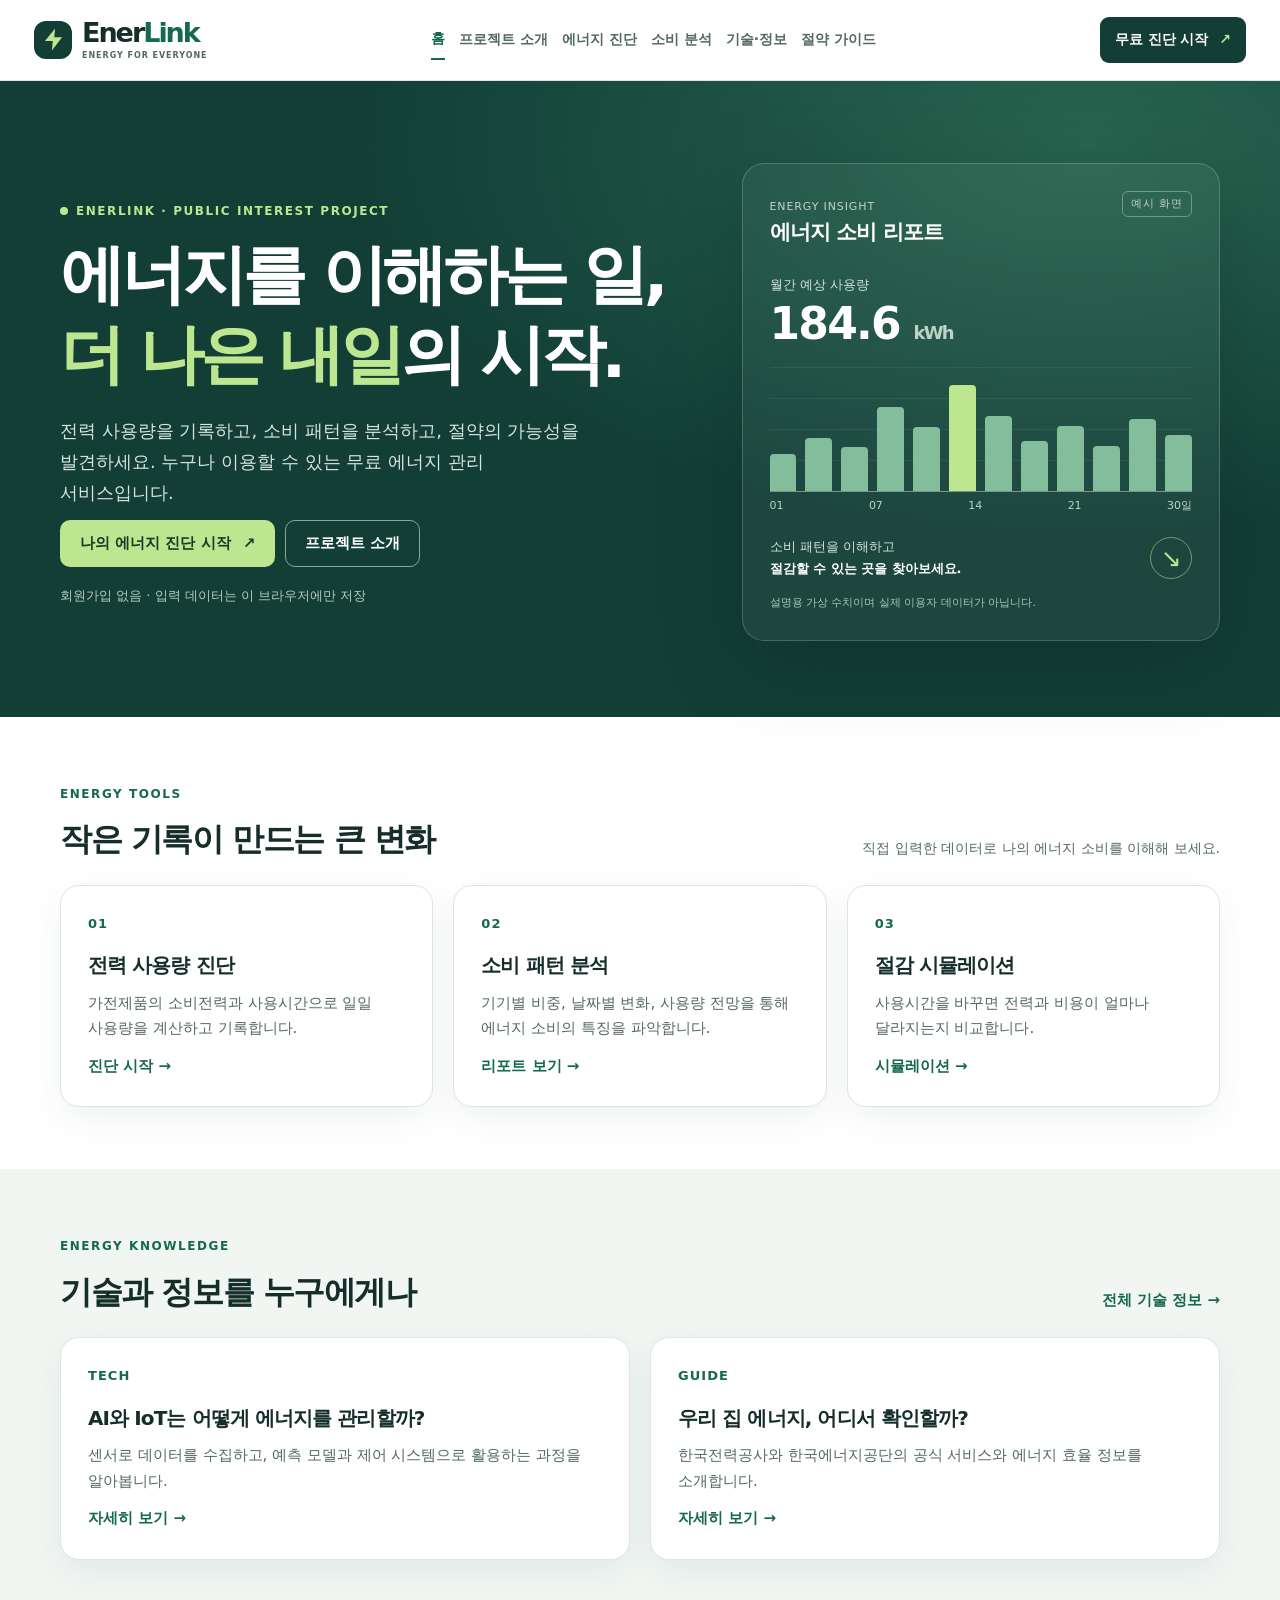
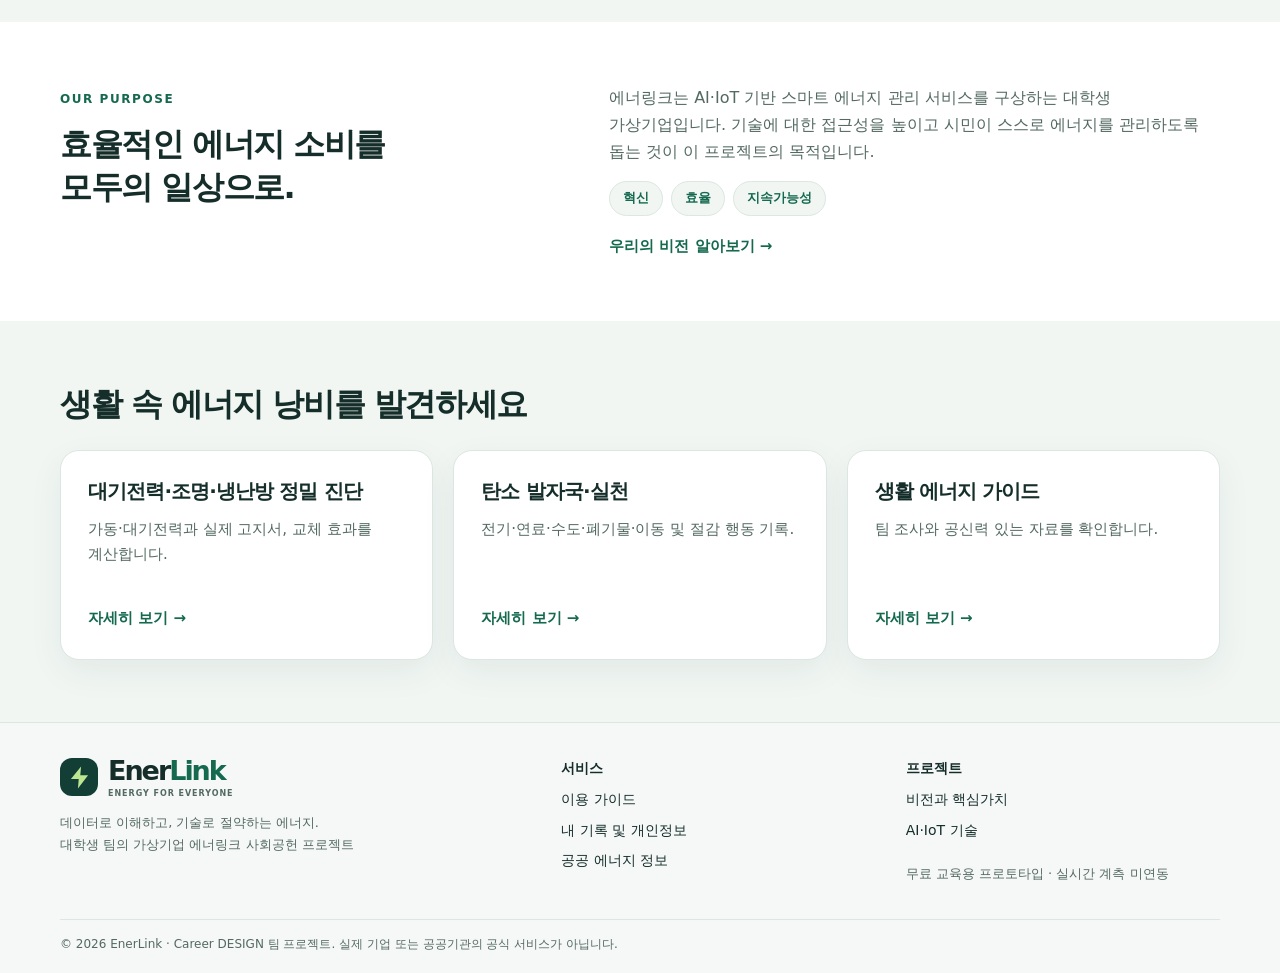
<file: index.html>
<!doctype html>
<html lang="ko"><head><meta charset="utf-8"><meta name="viewport" content="width=device-width, initial-scale=1"><meta name="description" content="에너링크의 무료 에너지 관리 도구와 정보 나눔 프로젝트"><meta name="theme-color" content="#123e36"><title>스마트 에너지 관리 | EnerLink</title><style>:root{--ink:#152e2a;--green:#14694f;--dark:#123e36;--lime:#bce68f;--muted:#536962;--line:#dce7e1;--soft:#f1f6f3;--white:#fff;--radius:19px;--shadow:0 12px 34px #173e3110}
*{box-sizing:border-box}html{scroll-behavior:smooth}body{margin:0;background:#fff;color:var(--ink);font-family:"Pretendard","Noto Sans KR","Malgun Gothic",system-ui,sans-serif;font-size:16px;line-height:1.7;word-break:keep-all;overflow-wrap:anywhere}a{color:inherit;text-decoration:none}button,input,select{font:inherit}button,a,input,select{outline-offset:4px}button{cursor:pointer}a:focus-visible,button:focus-visible,input:focus-visible,select:focus-visible{outline:3px solid #368f72}h1,h2,h3,p{margin:0 0 12px}h1,h2,h3{line-height:1.34;letter-spacing:-.045em}h1{font-size:clamp(32px,4.6vw,52px);font-weight:800}h2{font-size:clamp(23px,2.8vw,32px)}h3{font-size:20px}p{color:var(--muted)}small,.hint,.tiny{font-size:13px;color:var(--muted)}.wrap{width:min(1160px,calc(100% - 48px));margin-inline:auto}.skip{position:absolute;left:12px;top:-100px;z-index:20;background:white;padding:10px}.skip:focus{top:10px}.site-header{position:sticky;top:0;z-index:10;background:#fffffff5;backdrop-filter:blur(16px);border-bottom:1px solid var(--line)}.navwrap{max-width:1260px;margin:auto;padding:17px 24px;display:flex;align-items:center;gap:30px;justify-content:space-between}.brand{display:inline-flex;align-items:center;gap:10px;font-size:27px;font-weight:850;letter-spacing:-.075em;line-height:1;color:var(--ink);white-space:nowrap}.brand-accent{color:var(--green)}.brand small{display:block;font-size:8px;letter-spacing:.12em;margin-top:6px;font-weight:750}.brandmark{width:38px;height:38px;background:var(--dark);color:var(--lime);border-radius:12px;display:grid;place-items:center}.brandmark svg{width:25px;height:25px}nav{display:flex;gap:22px;align-items:center}nav a{font-size:14px;font-weight:650;color:var(--muted);white-space:nowrap;padding:7px 0}nav a:hover,nav a[aria-current]{color:var(--green);border-bottom:2px solid var(--green)}.nav-cta{font-size:14px;font-weight:750;background:var(--dark);color:white;border-radius:9px;padding:11px 15px;white-space:nowrap}.nav-cta span{color:var(--lime);margin-left:6px}.nav-toggle{display:none}.hero{background:radial-gradient(ellipse at 85% 10%,#286550 0,transparent 48%),#123e36;color:white;padding:82px 0 76px}.hero-grid{display:grid;grid-template-columns:1.13fr .87fr;gap:60px;align-items:center}.eyebrow{display:inline-flex;align-items:center;gap:8px;color:var(--green);font-size:12px;letter-spacing:.13em;font-weight:800;margin-bottom:14px}.on-dark{color:var(--lime)}.dot{height:8px;width:8px;background:var(--lime);border-radius:50%;display:inline-block}.hero h1{font-size:clamp(37px,5.1vw,67px);letter-spacing:-.065em;margin:0 0 22px;line-height:1.22}.hero h1 em{font-style:normal;color:var(--lime)}.hero p{color:#d6e6dc;max-width:540px;font-size:18px}.hero-note{font-size:13px;color:#b4ccc1;margin-top:18px}.actions{display:flex;flex-wrap:wrap;align-items:center;gap:10px}.btn{display:inline-flex;align-items:center;justify-content:center;gap:12px;padding:12px 19px;min-height:45px;border:1px solid transparent;border-radius:10px;font-weight:750;font-size:15px;line-height:1.4;transition:background .15s,transform .15s}.btn:hover{transform:translateY(-1px)}.primary{background:var(--dark);color:white}.primary:hover{background:#20634e}.secondary{background:var(--soft);color:var(--dark);border-color:var(--line)}.secondary:hover{background:#e4f0e9}.light{background:var(--lime);color:#173b2b}.outline-light{border-color:#87a99b;color:white;background:transparent}.danger{color:#9b302a;border-color:#edd3d0;background:#fff}.full{width:100%;margin-top:16px}.hero-panel{padding:27px;border:1px solid #ffffff30;border-radius:22px;background:#ffffff0b;box-shadow:0 22px 80px #071a1740}.panel-top{display:flex;justify-content:space-between;align-items:flex-start;gap:12px}.panel-top h2{font-size:21px;color:#fff}.muted-light,.demo-label{font-size:11px;letter-spacing:.08em;color:#bcd4c7}.demo-label{border:1px solid #71998a;border-radius:6px;padding:3px 8px;white-space:nowrap}.hero-metric{display:grid;gap:2px;margin:16px 0}.hero-metric>span{color:#d3e4d9;font-size:13px}.hero-metric strong{font-size:44px;letter-spacing:-.04em;line-height:1.2}.hero-metric small{color:#bcd4c7;font-size:18px}.hero-chart{display:flex;gap:9px;align-items:end;height:125px;border-bottom:1px solid #72988a;padding:8px 0 0;background:repeating-linear-gradient(to top,transparent 0,transparent 30px,#ffffff10 30px,#ffffff10 31px)}.hero-chart div{flex:1;background:#83bd9c;border-radius:4px 4px 0 0;height:var(--h)}.hero-chart .peak{background:var(--lime)}.hero-axis{display:flex;justify-content:space-between;color:#bcd4c7;font-size:11px;margin-top:5px}.hero-bottom{display:flex;justify-content:space-between;align-items:center;gap:10px;padding-top:20px;font-size:13px;color:#d4e5dc}.hero-bottom b{color:#fff}.ring{display:grid;place-items:center;width:42px;height:42px;border:1px solid #bce68f88;border-radius:50%;color:var(--lime);font-size:25px}.hero-panel .tiny{font-size:11px;color:#a8c8b7;margin:14px 0 0}.section{padding:62px 0}.sectionhead{display:flex;align-items:end;justify-content:space-between;gap:22px;margin-bottom:24px}.sectionhead h2,.sectionhead p{margin-bottom:0}.sectionhead p{max-width:390px;font-size:14px}.compact{align-items:center;flex-wrap:wrap;margin-bottom:16px}.grid{display:grid;gap:20px}.two{grid-template-columns:repeat(2,minmax(0,1fr))}.three{grid-template-columns:repeat(3,minmax(0,1fr))}.four{grid-template-columns:repeat(4,minmax(0,1fr))}.card{padding:27px;border:1px solid var(--line);border-radius:var(--radius);background:white;box-shadow:var(--shadow);min-width:0}.feature{display:flex;flex-direction:column;min-height:210px}.feature p{font-size:15px;flex:1}.num{display:inline-block;color:var(--green);font-size:13px;font-weight:800;letter-spacing:.08em;margin-bottom:17px}.textlink{display:inline-block;color:var(--green);font-weight:750;font-size:15px}.textlink:hover{text-decoration:underline}.soft{background:var(--soft)}.mission{display:grid;grid-template-columns:1fr 1.2fr;gap:40px}.tags{display:flex;gap:8px;flex-wrap:wrap;margin:16px 0}.tags span{padding:5px 13px;background:var(--soft);border:1px solid var(--line);border-radius:999px;color:var(--green);font-size:13px;font-weight:750}.footer{background:#f6f8f7;border-top:1px solid var(--line);padding:34px 0 18px}.footgrid{display:grid;grid-template-columns:1.5fr 1fr 1fr;gap:30px}.footgrid>div:not(:first-child){display:flex;flex-direction:column;gap:7px;font-size:14px}.footgrid p{font-size:13px;margin-top:14px}.footgrid a:not(.brand):hover{text-decoration:underline}.copyright{font-size:12px;color:var(--muted);border-top:1px solid var(--line);padding-top:14px;margin-top:22px}.page{min-height:64vh;padding-bottom:65px}.breadcrumb{font-size:13px;color:var(--muted);padding:24px 0}.breadcrumb a{color:var(--green)}.pagehead{padding:16px 0 34px;max-width:900px}.pagehead p{font-size:17px}.page .section{padding:36px 0}.banner{padding:38px;background:var(--dark);color:white;border-radius:var(--radius)}.banner p{color:#d6e6dc}.notice{border-left:4px solid #659b83;background:var(--soft);padding:15px 18px;font-size:14px;color:var(--muted);margin-top:24px;border-radius:0 10px 10px 0}.space{margin-top:24px}.formula{padding:18px;background:var(--soft);border-radius:12px;font-weight:750;margin:18px 0;color:var(--dark)}.process>div{border-left:2px solid var(--line);padding-left:14px}.process p{font-size:14px}.resource .textlink{display:block;margin-top:8px}.toolgrid{grid-template-columns:1.15fr .85fr;align-items:start}.fields{gap:12px}label{display:block;font-size:14px;font-weight:720;margin:13px 0 5px}input,select{width:100%;min-height:44px;padding:9px 12px;border:1px solid #bfcfc6;border-radius:9px;background:#fff;color:var(--ink);min-width:0}input:focus,select:focus{border-color:var(--green)}.status{font-size:13px;margin:8px 0 0;min-height:1.3em;color:var(--green)}.status.error{color:#a32b24}.resultcard{background:var(--soft);border-color:#cbded2}.resultbig{font-size:clamp(34px,5vw,56px);font-weight:800;color:var(--green);line-height:1.15;letter-spacing:-.06em;margin:18px 0}.resultbig small{font-size:18px;letter-spacing:0}.stat{font-size:30px;font-weight:800;letter-spacing:-.04em;color:var(--dark)}hr{border:0;border-top:1px solid var(--line);margin:24px 0}.tablewrap{overflow-x:auto}table{border-collapse:collapse;width:100%;font-size:14px;text-align:left}th,td{padding:12px 10px;border-bottom:1px solid var(--line);vertical-align:top}th{background:var(--soft);font-size:13px;white-space:nowrap}td:not(:first-child){white-space:nowrap}.mini{border:1px solid var(--line);color:var(--dark);background:white;border-radius:7px;padding:4px 8px;font-size:12px}.empty{padding:27px 12px;text-align:center;color:var(--muted);background:var(--soft);border-radius:10px}.toolbar{display:flex;align-items:end;gap:12px;flex-wrap:wrap}.toolbar>div{flex:1;min-width:150px}.toolbar label{margin-top:0}.kpis{margin:22px 0}.kpi{padding:22px}.kpi .stat{margin:6px 0}.kpi p{font-size:13px}.bars{display:grid;gap:13px;margin-top:20px}.barline{display:grid;grid-template-columns:minmax(70px,125px) 1fr minmax(80px,110px);align-items:center;gap:12px;font-size:13px}.track{height:13px;background:#e4ede7;border-radius:5px;overflow:hidden}.fill{height:100%;background:#408b70;border-radius:5px}.barval{text-align:right;font-variant-numeric:tabular-nums;white-space:nowrap}.chartsvg{width:100%;height:auto;display:block;margin-top:16px}.insight{padding:15px 18px;border-radius:11px;background:var(--soft);margin-top:14px}.insight p{margin:4px 0}.no-margin{margin:0}.compare{display:grid;gap:8px;margin:20px 0}.compare-row{display:flex;justify-content:space-between;gap:12px;font-size:14px}.subnav{display:flex;gap:10px;flex-wrap:wrap}
@media(max-width:920px){.navwrap{gap:12px}nav{gap:12px}nav a{font-size:13px}.nav-cta{display:none}.hero-grid{gap:30px}.four{grid-template-columns:repeat(2,minmax(0,1fr))}}
@media(max-width:690px){.wrap{width:calc(100% - 32px)}.navwrap{padding:13px 16px;flex-wrap:wrap}.nav-toggle{display:block;border:1px solid var(--line);background:white;border-radius:8px;padding:6px 10px;color:var(--dark)}nav{display:none;flex-basis:100%;flex-direction:column;align-items:stretch;gap:2px}nav.open{display:flex}nav a{padding:10px}.hero{padding:44px 0}.hero-grid,.two,.three,.toolgrid,.mission,.footgrid{grid-template-columns:1fr}.fields.two{grid-template-columns:repeat(2,minmax(0,1fr))}.hero-panel{padding:20px}.hero h1{font-size:clamp(34px,8vw,50px)}.hero p{font-size:16px}.section{padding:38px 0}.sectionhead{align-items:start;flex-direction:column;gap:10px}.card{padding:20px}.feature{min-height:0}.pagehead{padding:10px 0 25px}.banner{padding:25px}.barline{grid-template-columns:85px 1fr 85px;gap:6px}.toolbar>div{min-width:130px}.footer{padding-top:25px}.kpi .stat{font-size:26px}}
@media(prefers-reduced-motion:reduce){*{scroll-behavior:auto!important;transition:none!important}}

.toolnav{display:flex;flex-wrap:wrap;gap:9px;margin:0 0 22px}.toolnav a{padding:8px 12px;border:1px solid #dce7e1;border-radius:8px;color:#14694f;font-weight:700;font-size:14px}.guide-grid{display:grid;grid-template-columns:repeat(3,minmax(0,1fr));gap:18px}.guide-stat{font-size:clamp(28px,4vw,43px);font-weight:850;color:#14694f;letter-spacing:-.05em}.guide-grid ul{padding-left:20px;color:#536962}.guide-grid li{margin-bottom:8px}.metric-strip{display:grid;grid-template-columns:repeat(3,minmax(0,1fr));gap:10px;margin:14px 0}.metric-strip>div{padding:14px;background:#e7f1eb;border-radius:10px}.metric-strip strong{display:block;font-size:24px;color:#14694f}.factor-row{display:grid;grid-template-columns:1fr 1.3fr .7fr;gap:12px;align-items:end;margin:12px 0}.factor-row label{font-size:13px}.factor-value{font-size:13px;color:#536962;padding:10px 0}.source-links a{display:block;color:#14694f;text-decoration:underline;font-size:14px;margin:8px 0}.navwrap{gap:15px}.site-header nav{gap:14px}.tablewrap table{min-width:500px}@media(max-width:900px){.guide-grid{grid-template-columns:repeat(2,minmax(0,1fr))}}@media(max-width:690px){.guide-grid,.metric-strip{grid-template-columns:1fr}.factor-row{grid-template-columns:1fr 1fr}.factor-value{grid-column:1/-1;padding:0}.site-header nav{gap:3px}}
</style><script src="./enerlink-v3.js" defer></script></head>
<body data-page="index.html"><a href="#main" class="skip">본문 바로가기</a><header class="site-header"><div class="navwrap"><a class="brand" href="index.html"><span class="brandmark" aria-hidden="true"><svg width="25" height="25" viewBox="0 0 32 32" fill="none"><path d="M18 2 5 18h10l-1 12 13-17H17z" fill="currentColor"/></svg></span><span>Ener<span class="brand-accent">Link</span><small>ENERGY FOR EVERYONE</small></span></a><button class="nav-toggle" id="nav-toggle" aria-expanded="false" aria-controls="navigation">메뉴 ☰</button><nav id="navigation" aria-label="주 메뉴"><a href="index.html" aria-current="page">홈</a><a href="purpose.html" >프로젝트 소개</a><a href="record.html" >에너지 진단</a><a href="report_analysis.html" >소비 분석</a><a href="international_policy.html" >기술·정보</a><a href="energy_guide.html">절약 가이드</a></nav><a class="nav-cta" href="carbon_record.html">무료 진단 시작 <span>↗</span></a></div></header>
<main id="main" class="home">
<section class="hero"><div class="wrap hero-grid"><div class="hero-copy"><span class="eyebrow on-dark"><span class="dot"></span> ENERLINK · PUBLIC INTEREST PROJECT</span><h1>에너지를 이해하는 일,<br><em>더 나은 내일</em>의 시작.</h1><p>전력 사용량을 기록하고, 소비 패턴을 분석하고, 절약의 가능성을 발견하세요. 누구나 이용할 수 있는 무료 에너지 관리 서비스입니다.</p><div class="actions"><a class="btn light" href="carbon_record.html">나의 에너지 진단 시작 <span>↗</span></a><a class="btn outline-light" href="purpose.html">프로젝트 소개</a></div><div class="hero-note">회원가입 없음 · 입력 데이터는 이 브라우저에만 저장</div></div>
<div class="hero-panel"><div class="panel-top"><div><span class="muted-light">ENERGY INSIGHT</span><h2>에너지 소비 리포트</h2></div><span class="demo-label">예시 화면</span></div><div class="hero-metric"><span>월간 예상 사용량</span><strong>184.6 <small>kWh</small></strong></div><div class="hero-chart" aria-label="예시 전력 사용량 그래프"><div class="" style="--h:32%"></div><div class="" style="--h:46%"></div><div class="" style="--h:38%"></div><div class="" style="--h:72%"></div><div class="" style="--h:55%"></div><div class="peak" style="--h:91%"></div><div class="" style="--h:65%"></div><div class="" style="--h:43%"></div><div class="" style="--h:56%"></div><div class="" style="--h:39%"></div><div class="" style="--h:62%"></div><div class="" style="--h:48%"></div></div><div class="hero-axis"><span>01</span><span>07</span><span>14</span><span>21</span><span>30일</span></div><div class="hero-bottom"><span>소비 패턴을 이해하고<br><b>절감할 수 있는 곳을 찾아보세요.</b></span><span class="ring" aria-hidden="true">↘</span></div><p class="tiny">설명용 가상 수치이며 실제 이용자 데이터가 아닙니다.</p></div></div></section>
<section class="wrap section"><div class="sectionhead"><div><span class="eyebrow">ENERGY TOOLS</span><h2>작은 기록이 만드는 큰 변화</h2></div><p>직접 입력한 데이터로 나의 에너지 소비를 이해해 보세요.</p></div><div class="grid three"><article class="card feature"><span class="num">01</span><h3>전력 사용량 진단</h3><p>가전제품의 소비전력과 사용시간으로 일일 사용량을 계산하고 기록합니다.</p><a class="textlink" href="carbon_record.html">진단 시작 →</a></article><article class="card feature"><span class="num">02</span><h3>소비 패턴 분석</h3><p>기기별 비중, 날짜별 변화, 사용량 전망을 통해 에너지 소비의 특징을 파악합니다.</p><a class="textlink" href="report_analysis.html">리포트 보기 →</a></article><article class="card feature"><span class="num">03</span><h3>절감 시뮬레이션</h3><p>사용시간을 바꾸면 전력과 비용이 얼마나 달라지는지 비교합니다.</p><a class="textlink" href="carbon_record2.html">시뮬레이션 →</a></article></div></section>
<section class="soft"><div class="wrap section"><div class="sectionhead"><div><span class="eyebrow">ENERGY KNOWLEDGE</span><h2>기술과 정보를 누구에게나</h2></div><a class="textlink" href="international_policy.html">전체 기술 정보 →</a></div><div class="grid two"><article class="card feature"><span class="num">TECH</span><h3>AI와 IoT는 어떻게 에너지를 관리할까?</h3><p>센서로 데이터를 수집하고, 예측 모델과 제어 시스템으로 활용하는 과정을 알아봅니다.</p><a class="textlink" href="international_policy.html">자세히 보기 →</a></article><article class="card feature"><span class="num">GUIDE</span><h3>우리 집 에너지, 어디서 확인할까?</h3><p>한국전력공사와 한국에너지공단의 공식 서비스와 에너지 효율 정보를 소개합니다.</p><a class="textlink" href="domestic_policy.html">자세히 보기 →</a></article></div></div></section>
<section class="wrap section mission"><div><span class="eyebrow">OUR PURPOSE</span><h2>효율적인 에너지 소비를<br>모두의 일상으로.</h2></div><div><p>에너링크는 AI·IoT 기반 스마트 에너지 관리 서비스를 구상하는 대학생 가상기업입니다. 기술에 대한 접근성을 높이고 시민이 스스로 에너지를 관리하도록 돕는 것이 이 프로젝트의 목적입니다.</p><div class="tags"><span>혁신</span><span>효율</span><span>지속가능성</span></div><a class="textlink" href="purpose.html">우리의 비전 알아보기 →</a></div></section><section class="soft"><div class="wrap section"><div class="sectionhead"><h2>생활 속 에너지 낭비를 발견하세요</h2></div><div class="grid three"><article class="card feature"><h3>대기전력·조명·냉난방 정밀 진단</h3><p>가동·대기전력과 실제 고지서, 교체 효과를 계산합니다.</p><a class="textlink" href="advanced.html">자세히 보기 →</a></article><article class="card feature"><h3>탄소 발자국·실천</h3><p>전기·연료·수도·폐기물·이동 및 절감 행동 기록.</p><a class="textlink" href="carbon_footprint.html">자세히 보기 →</a></article><article class="card feature"><h3>생활 에너지 가이드</h3><p>팀 조사와 공신력 있는 자료를 확인합니다.</p><a class="textlink" href="energy_guide.html">자세히 보기 →</a></article></div></div></section></main>
<footer class="footer"><div class="wrap footgrid"><div><a class="brand" href="index.html"><span class="brandmark" aria-hidden="true"><svg width="25" height="25" viewBox="0 0 32 32" fill="none"><path d="M18 2 5 18h10l-1 12 13-17H17z" fill="currentColor"/></svg></span><span>Ener<span class="brand-accent">Link</span><small>ENERGY FOR EVERYONE</small></span></a><p>데이터로 이해하고, 기술로 절약하는 에너지.<br>대학생 팀의 가상기업 에너링크 사회공헌 프로젝트</p></div><div><strong>서비스</strong><a href="howtouse.html">이용 가이드</a><a href="usage_status.html">내 기록 및 개인정보</a><a href="domestic_policy.html">공공 에너지 정보</a></div><div><strong>프로젝트</strong><a href="purpose.html">비전과 핵심가치</a><a href="international_policy.html">AI·IoT 기술</a><p>무료 교육용 프로토타입 · 실시간 계측 미연동</p></div></div><div class="wrap copyright">© 2026 EnerLink · Career DESIGN 팀 프로젝트. 실제 기업 또는 공공기관의 공식 서비스가 아닙니다.</div></footer></body></html>
</file>
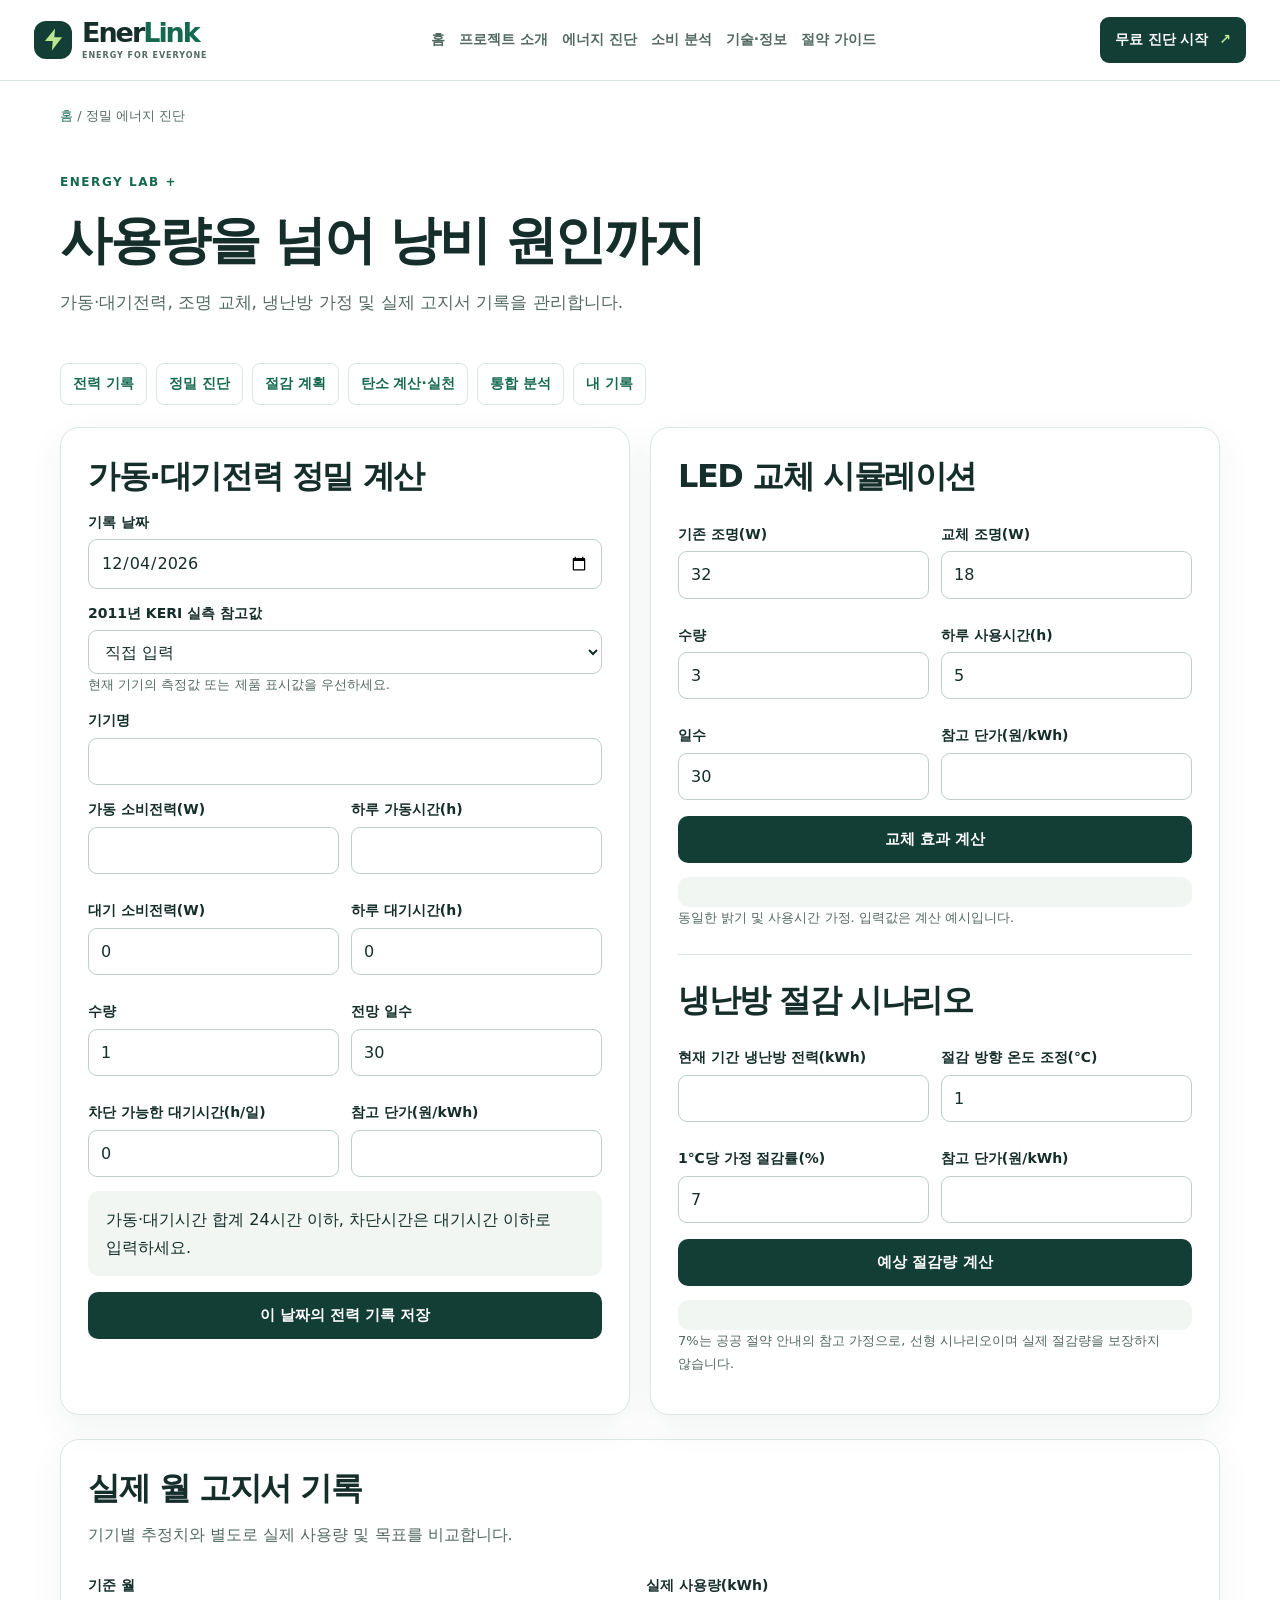
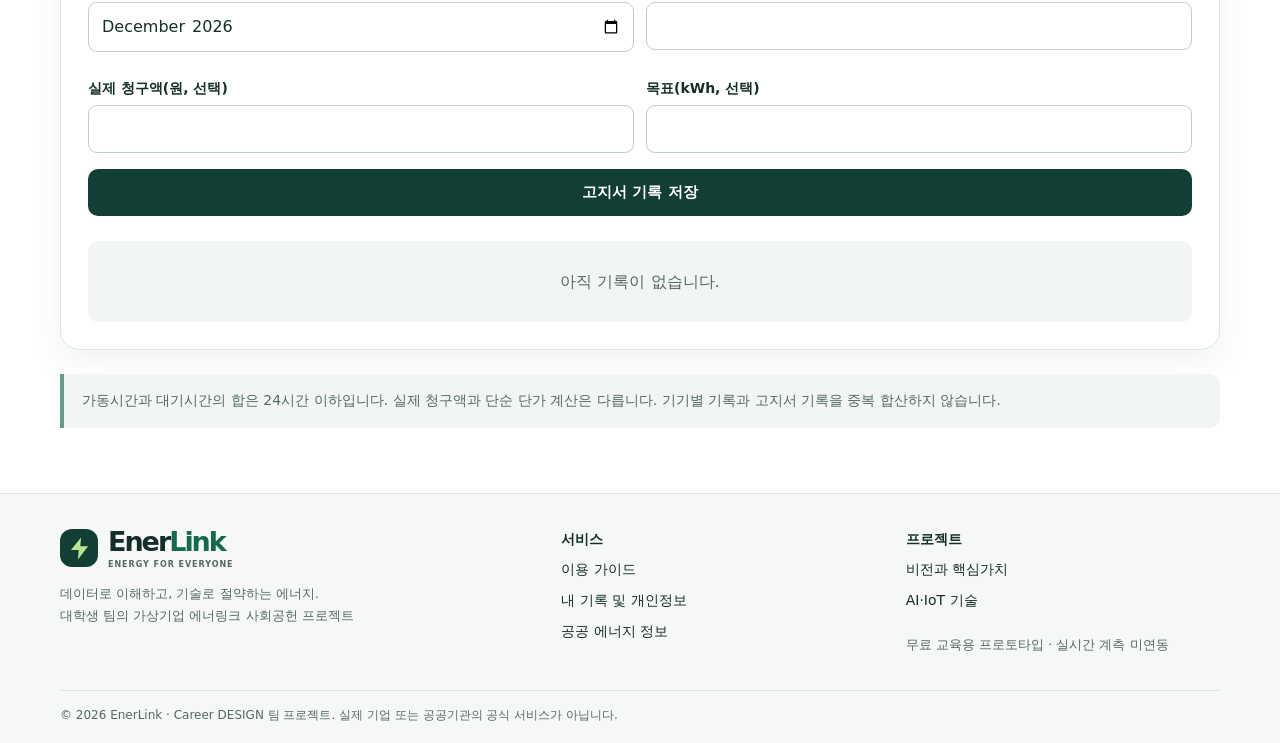
<file: advanced.html>
<!doctype html>
<html lang="ko"><head><meta charset="utf-8"><meta name="viewport" content="width=device-width, initial-scale=1"><meta name="description" content="에너링크의 무료 에너지 관리 도구와 정보 나눔 프로젝트"><meta name="theme-color" content="#123e36"><title>정밀 에너지 진단 | EnerLink</title><style>:root{--ink:#152e2a;--green:#14694f;--dark:#123e36;--lime:#bce68f;--muted:#536962;--line:#dce7e1;--soft:#f1f6f3;--white:#fff;--radius:19px;--shadow:0 12px 34px #173e3110}
*{box-sizing:border-box}html{scroll-behavior:smooth}body{margin:0;background:#fff;color:var(--ink);font-family:"Pretendard","Noto Sans KR","Malgun Gothic",system-ui,sans-serif;font-size:16px;line-height:1.7;word-break:keep-all;overflow-wrap:anywhere}a{color:inherit;text-decoration:none}button,input,select{font:inherit}button,a,input,select{outline-offset:4px}button{cursor:pointer}a:focus-visible,button:focus-visible,input:focus-visible,select:focus-visible{outline:3px solid #368f72}h1,h2,h3,p{margin:0 0 12px}h1,h2,h3{line-height:1.34;letter-spacing:-.045em}h1{font-size:clamp(32px,4.6vw,52px);font-weight:800}h2{font-size:clamp(23px,2.8vw,32px)}h3{font-size:20px}p{color:var(--muted)}small,.hint,.tiny{font-size:13px;color:var(--muted)}.wrap{width:min(1160px,calc(100% - 48px));margin-inline:auto}.skip{position:absolute;left:12px;top:-100px;z-index:20;background:white;padding:10px}.skip:focus{top:10px}.site-header{position:sticky;top:0;z-index:10;background:#fffffff5;backdrop-filter:blur(16px);border-bottom:1px solid var(--line)}.navwrap{max-width:1260px;margin:auto;padding:17px 24px;display:flex;align-items:center;gap:30px;justify-content:space-between}.brand{display:inline-flex;align-items:center;gap:10px;font-size:27px;font-weight:850;letter-spacing:-.075em;line-height:1;color:var(--ink);white-space:nowrap}.brand-accent{color:var(--green)}.brand small{display:block;font-size:8px;letter-spacing:.12em;margin-top:6px;font-weight:750}.brandmark{width:38px;height:38px;background:var(--dark);color:var(--lime);border-radius:12px;display:grid;place-items:center}.brandmark svg{width:25px;height:25px}nav{display:flex;gap:22px;align-items:center}nav a{font-size:14px;font-weight:650;color:var(--muted);white-space:nowrap;padding:7px 0}nav a:hover,nav a[aria-current]{color:var(--green);border-bottom:2px solid var(--green)}.nav-cta{font-size:14px;font-weight:750;background:var(--dark);color:white;border-radius:9px;padding:11px 15px;white-space:nowrap}.nav-cta span{color:var(--lime);margin-left:6px}.nav-toggle{display:none}.hero{background:radial-gradient(ellipse at 85% 10%,#286550 0,transparent 48%),#123e36;color:white;padding:82px 0 76px}.hero-grid{display:grid;grid-template-columns:1.13fr .87fr;gap:60px;align-items:center}.eyebrow{display:inline-flex;align-items:center;gap:8px;color:var(--green);font-size:12px;letter-spacing:.13em;font-weight:800;margin-bottom:14px}.on-dark{color:var(--lime)}.dot{height:8px;width:8px;background:var(--lime);border-radius:50%;display:inline-block}.hero h1{font-size:clamp(37px,5.1vw,67px);letter-spacing:-.065em;margin:0 0 22px;line-height:1.22}.hero h1 em{font-style:normal;color:var(--lime)}.hero p{color:#d6e6dc;max-width:540px;font-size:18px}.hero-note{font-size:13px;color:#b4ccc1;margin-top:18px}.actions{display:flex;flex-wrap:wrap;align-items:center;gap:10px}.btn{display:inline-flex;align-items:center;justify-content:center;gap:12px;padding:12px 19px;min-height:45px;border:1px solid transparent;border-radius:10px;font-weight:750;font-size:15px;line-height:1.4;transition:background .15s,transform .15s}.btn:hover{transform:translateY(-1px)}.primary{background:var(--dark);color:white}.primary:hover{background:#20634e}.secondary{background:var(--soft);color:var(--dark);border-color:var(--line)}.secondary:hover{background:#e4f0e9}.light{background:var(--lime);color:#173b2b}.outline-light{border-color:#87a99b;color:white;background:transparent}.danger{color:#9b302a;border-color:#edd3d0;background:#fff}.full{width:100%;margin-top:16px}.hero-panel{padding:27px;border:1px solid #ffffff30;border-radius:22px;background:#ffffff0b;box-shadow:0 22px 80px #071a1740}.panel-top{display:flex;justify-content:space-between;align-items:flex-start;gap:12px}.panel-top h2{font-size:21px;color:#fff}.muted-light,.demo-label{font-size:11px;letter-spacing:.08em;color:#bcd4c7}.demo-label{border:1px solid #71998a;border-radius:6px;padding:3px 8px;white-space:nowrap}.hero-metric{display:grid;gap:2px;margin:16px 0}.hero-metric>span{color:#d3e4d9;font-size:13px}.hero-metric strong{font-size:44px;letter-spacing:-.04em;line-height:1.2}.hero-metric small{color:#bcd4c7;font-size:18px}.hero-chart{display:flex;gap:9px;align-items:end;height:125px;border-bottom:1px solid #72988a;padding:8px 0 0;background:repeating-linear-gradient(to top,transparent 0,transparent 30px,#ffffff10 30px,#ffffff10 31px)}.hero-chart div{flex:1;background:#83bd9c;border-radius:4px 4px 0 0;height:var(--h)}.hero-chart .peak{background:var(--lime)}.hero-axis{display:flex;justify-content:space-between;color:#bcd4c7;font-size:11px;margin-top:5px}.hero-bottom{display:flex;justify-content:space-between;align-items:center;gap:10px;padding-top:20px;font-size:13px;color:#d4e5dc}.hero-bottom b{color:#fff}.ring{display:grid;place-items:center;width:42px;height:42px;border:1px solid #bce68f88;border-radius:50%;color:var(--lime);font-size:25px}.hero-panel .tiny{font-size:11px;color:#a8c8b7;margin:14px 0 0}.section{padding:62px 0}.sectionhead{display:flex;align-items:end;justify-content:space-between;gap:22px;margin-bottom:24px}.sectionhead h2,.sectionhead p{margin-bottom:0}.sectionhead p{max-width:390px;font-size:14px}.compact{align-items:center;flex-wrap:wrap;margin-bottom:16px}.grid{display:grid;gap:20px}.two{grid-template-columns:repeat(2,minmax(0,1fr))}.three{grid-template-columns:repeat(3,minmax(0,1fr))}.four{grid-template-columns:repeat(4,minmax(0,1fr))}.card{padding:27px;border:1px solid var(--line);border-radius:var(--radius);background:white;box-shadow:var(--shadow);min-width:0}.feature{display:flex;flex-direction:column;min-height:210px}.feature p{font-size:15px;flex:1}.num{display:inline-block;color:var(--green);font-size:13px;font-weight:800;letter-spacing:.08em;margin-bottom:17px}.textlink{display:inline-block;color:var(--green);font-weight:750;font-size:15px}.textlink:hover{text-decoration:underline}.soft{background:var(--soft)}.mission{display:grid;grid-template-columns:1fr 1.2fr;gap:40px}.tags{display:flex;gap:8px;flex-wrap:wrap;margin:16px 0}.tags span{padding:5px 13px;background:var(--soft);border:1px solid var(--line);border-radius:999px;color:var(--green);font-size:13px;font-weight:750}.footer{background:#f6f8f7;border-top:1px solid var(--line);padding:34px 0 18px}.footgrid{display:grid;grid-template-columns:1.5fr 1fr 1fr;gap:30px}.footgrid>div:not(:first-child){display:flex;flex-direction:column;gap:7px;font-size:14px}.footgrid p{font-size:13px;margin-top:14px}.footgrid a:not(.brand):hover{text-decoration:underline}.copyright{font-size:12px;color:var(--muted);border-top:1px solid var(--line);padding-top:14px;margin-top:22px}.page{min-height:64vh;padding-bottom:65px}.breadcrumb{font-size:13px;color:var(--muted);padding:24px 0}.breadcrumb a{color:var(--green)}.pagehead{padding:16px 0 34px;max-width:900px}.pagehead p{font-size:17px}.page .section{padding:36px 0}.banner{padding:38px;background:var(--dark);color:white;border-radius:var(--radius)}.banner p{color:#d6e6dc}.notice{border-left:4px solid #659b83;background:var(--soft);padding:15px 18px;font-size:14px;color:var(--muted);margin-top:24px;border-radius:0 10px 10px 0}.space{margin-top:24px}.formula{padding:18px;background:var(--soft);border-radius:12px;font-weight:750;margin:18px 0;color:var(--dark)}.process>div{border-left:2px solid var(--line);padding-left:14px}.process p{font-size:14px}.resource .textlink{display:block;margin-top:8px}.toolgrid{grid-template-columns:1.15fr .85fr;align-items:start}.fields{gap:12px}label{display:block;font-size:14px;font-weight:720;margin:13px 0 5px}input,select{width:100%;min-height:44px;padding:9px 12px;border:1px solid #bfcfc6;border-radius:9px;background:#fff;color:var(--ink);min-width:0}input:focus,select:focus{border-color:var(--green)}.status{font-size:13px;margin:8px 0 0;min-height:1.3em;color:var(--green)}.status.error{color:#a32b24}.resultcard{background:var(--soft);border-color:#cbded2}.resultbig{font-size:clamp(34px,5vw,56px);font-weight:800;color:var(--green);line-height:1.15;letter-spacing:-.06em;margin:18px 0}.resultbig small{font-size:18px;letter-spacing:0}.stat{font-size:30px;font-weight:800;letter-spacing:-.04em;color:var(--dark)}hr{border:0;border-top:1px solid var(--line);margin:24px 0}.tablewrap{overflow-x:auto}table{border-collapse:collapse;width:100%;font-size:14px;text-align:left}th,td{padding:12px 10px;border-bottom:1px solid var(--line);vertical-align:top}th{background:var(--soft);font-size:13px;white-space:nowrap}td:not(:first-child){white-space:nowrap}.mini{border:1px solid var(--line);color:var(--dark);background:white;border-radius:7px;padding:4px 8px;font-size:12px}.empty{padding:27px 12px;text-align:center;color:var(--muted);background:var(--soft);border-radius:10px}.toolbar{display:flex;align-items:end;gap:12px;flex-wrap:wrap}.toolbar>div{flex:1;min-width:150px}.toolbar label{margin-top:0}.kpis{margin:22px 0}.kpi{padding:22px}.kpi .stat{margin:6px 0}.kpi p{font-size:13px}.bars{display:grid;gap:13px;margin-top:20px}.barline{display:grid;grid-template-columns:minmax(70px,125px) 1fr minmax(80px,110px);align-items:center;gap:12px;font-size:13px}.track{height:13px;background:#e4ede7;border-radius:5px;overflow:hidden}.fill{height:100%;background:#408b70;border-radius:5px}.barval{text-align:right;font-variant-numeric:tabular-nums;white-space:nowrap}.chartsvg{width:100%;height:auto;display:block;margin-top:16px}.insight{padding:15px 18px;border-radius:11px;background:var(--soft);margin-top:14px}.insight p{margin:4px 0}.no-margin{margin:0}.compare{display:grid;gap:8px;margin:20px 0}.compare-row{display:flex;justify-content:space-between;gap:12px;font-size:14px}.subnav{display:flex;gap:10px;flex-wrap:wrap}
@media(max-width:920px){.navwrap{gap:12px}nav{gap:12px}nav a{font-size:13px}.nav-cta{display:none}.hero-grid{gap:30px}.four{grid-template-columns:repeat(2,minmax(0,1fr))}}
@media(max-width:690px){.wrap{width:calc(100% - 32px)}.navwrap{padding:13px 16px;flex-wrap:wrap}.nav-toggle{display:block;border:1px solid var(--line);background:white;border-radius:8px;padding:6px 10px;color:var(--dark)}nav{display:none;flex-basis:100%;flex-direction:column;align-items:stretch;gap:2px}nav.open{display:flex}nav a{padding:10px}.hero{padding:44px 0}.hero-grid,.two,.three,.toolgrid,.mission,.footgrid{grid-template-columns:1fr}.fields.two{grid-template-columns:repeat(2,minmax(0,1fr))}.hero-panel{padding:20px}.hero h1{font-size:clamp(34px,8vw,50px)}.hero p{font-size:16px}.section{padding:38px 0}.sectionhead{align-items:start;flex-direction:column;gap:10px}.card{padding:20px}.feature{min-height:0}.pagehead{padding:10px 0 25px}.banner{padding:25px}.barline{grid-template-columns:85px 1fr 85px;gap:6px}.toolbar>div{min-width:130px}.footer{padding-top:25px}.kpi .stat{font-size:26px}}
@media(prefers-reduced-motion:reduce){*{scroll-behavior:auto!important;transition:none!important}}

.toolnav{display:flex;flex-wrap:wrap;gap:9px;margin:0 0 22px}.toolnav a{padding:8px 12px;border:1px solid #dce7e1;border-radius:8px;color:#14694f;font-weight:700;font-size:14px}.guide-grid{display:grid;grid-template-columns:repeat(3,minmax(0,1fr));gap:18px}.guide-stat{font-size:clamp(28px,4vw,43px);font-weight:850;color:#14694f;letter-spacing:-.05em}.guide-grid ul{padding-left:20px;color:#536962}.guide-grid li{margin-bottom:8px}.metric-strip{display:grid;grid-template-columns:repeat(3,minmax(0,1fr));gap:10px;margin:14px 0}.metric-strip>div{padding:14px;background:#e7f1eb;border-radius:10px}.metric-strip strong{display:block;font-size:24px;color:#14694f}.factor-row{display:grid;grid-template-columns:1fr 1.3fr .7fr;gap:12px;align-items:end;margin:12px 0}.factor-row label{font-size:13px}.factor-value{font-size:13px;color:#536962;padding:10px 0}.source-links a{display:block;color:#14694f;text-decoration:underline;font-size:14px;margin:8px 0}.navwrap{gap:15px}.site-header nav{gap:14px}.tablewrap table{min-width:500px}@media(max-width:900px){.guide-grid{grid-template-columns:repeat(2,minmax(0,1fr))}}@media(max-width:690px){.guide-grid,.metric-strip{grid-template-columns:1fr}.factor-row{grid-template-columns:1fr 1fr}.factor-value{grid-column:1/-1;padding:0}.site-header nav{gap:3px}}
</style><script src="./enerlink-v3.js" defer></script><script src="./enerlink-insights-v3.js" defer></script></head>
<body data-page="advanced.html"><a href="#main" class="skip">본문 바로가기</a><header class="site-header"><div class="navwrap"><a class="brand" href="index.html"><span class="brandmark" aria-hidden="true"><svg width="25" height="25" viewBox="0 0 32 32" fill="none"><path d="M18 2 5 18h10l-1 12 13-17H17z" fill="currentColor"/></svg></span><span>Ener<span class="brand-accent">Link</span><small>ENERGY FOR EVERYONE</small></span></a><button class="nav-toggle" id="nav-toggle" aria-expanded="false" aria-controls="navigation">메뉴 ☰</button><nav id="navigation" aria-label="주 메뉴"><a href="index.html" >홈</a><a href="purpose.html" >프로젝트 소개</a><a href="record.html">에너지 진단</a><a href="report_analysis.html" >소비 분석</a><a href="international_policy.html" >기술·정보</a><a href="energy_guide.html">절약 가이드</a></nav><a class="nav-cta" href="carbon_record.html">무료 진단 시작 <span>↗</span></a></div></header>
<main id="main" class="wrap page"><div class="breadcrumb"><a href="index.html">홈</a> / 정밀 에너지 진단</div><div class="pagehead"><span class="eyebrow">ENERGY LAB +</span><h1>사용량을 넘어 낭비 원인까지</h1><p>가동·대기전력, 조명 교체, 냉난방 가정 및 실제 고지서 기록을 관리합니다.</p></div><div class="toolnav"><a href="carbon_record.html">전력 기록</a><a href="advanced.html">정밀 진단</a><a href="carbon_record2.html">절감 계획</a><a href="carbon_footprint.html">탄소 계산·실천</a><a href="report_analysis.html">통합 분석</a><a href="usage_status.html">내 기록</a></div><div class="grid two"><section class="card"><h2>가동·대기전력 정밀 계산</h2><form id="adv-form"><label for="adv-date">기록 날짜</label><input id="adv-date" type="date" required><label for="adv-preset">2011년 KERI 실측 참고값</label><select id="adv-preset"><option value="">직접 입력</option><option value="셋톱박스|12.3">셋톱박스 12.3W</option><option value="TV|1.3">TV 1.3W</option><option value="유무선 공유기|4">유무선 공유기 4W</option></select><p class="hint">현재 기기의 측정값 또는 제품 표시값을 우선하세요.</p><label for="adv-name">기기명</label><input id="adv-name" maxlength="60" required><div class="grid two fields"><div><label for="adv-w">가동 소비전력(W)</label><input id="adv-w" type="number" min="0" max="100000" step="any" ></div><div><label for="adv-h">하루 가동시간(h)</label><input id="adv-h" type="number" min="0" max="24" step="any" ></div><div><label for="adv-sw">대기 소비전력(W)</label><input id="adv-sw" type="number" min="0" max="100000" step="any" value="0"></div><div><label for="adv-sh">하루 대기시간(h)</label><input id="adv-sh" type="number" min="0" max="24" step="any" value="0"></div><div><label for="adv-q">수량</label><input id="adv-q" type="number" min="1" max="10000" step="1" value="1"></div><div><label for="adv-days">전망 일수</label><input id="adv-days" type="number" min="1" max="366" step="1" value="30"></div><div><label for="adv-cut">차단 가능한 대기시간(h/일)</label><input id="adv-cut" type="number" min="0" max="24" step="any" value="0"></div><div><label for="adv-rate">참고 단가(원/kWh)</label><input id="adv-rate" type="number" min="0" max="10000" step="any" ></div></div><div id="adv-result" class="insight" aria-live="polite"></div><button class="btn primary full">이 날짜의 전력 기록 저장</button><p id="adv-msg" class="status"></p></form></section>
<section class="card"><h2>LED 교체 시뮬레이션</h2><form id="led-form"><div class="grid two fields"><div><label for="led-old">기존 조명(W)</label><input id="led-old" type="number" min="0" max="100000" step="any" value="32"></div><div><label for="led-new">교체 조명(W)</label><input id="led-new" type="number" min="0" max="100000" step="any" value="18"></div><div><label for="led-q">수량</label><input id="led-q" type="number" min="1" max="10000" step="1" value="3"></div><div><label for="led-h">하루 사용시간(h)</label><input id="led-h" type="number" min="0" max="24" step="any" value="5"></div><div><label for="led-days">일수</label><input id="led-days" type="number" min="1" max="366" step="1" value="30"></div><div><label for="led-rate">참고 단가(원/kWh)</label><input id="led-rate" type="number" min="0" max="10000" step="any" ></div></div><button class="btn primary full">교체 효과 계산</button></form><div id="led-result" class="insight"></div><p class="hint">동일한 밝기 및 사용시간 가정. 입력값은 계산 예시입니다.</p><hr><h2>냉난방 절감 시나리오</h2><form id="hvac-form"><div class="grid two fields"><div><label for="hvac-base">현재 기간 냉난방 전력(kWh)</label><input id="hvac-base" type="number" min="0" max="1000000" step="any" ></div><div><label for="hvac-change">절감 방향 온도 조정(℃)</label><input id="hvac-change" type="number" min="0" max="5" step="any" value="1"></div><div><label for="hvac-percent">1℃당 가정 절감률(%)</label><input id="hvac-percent" type="number" min="0" max="20" step="any" value="7"></div><div><label for="hvac-rate">참고 단가(원/kWh)</label><input id="hvac-rate" type="number" min="0" max="10000" step="any" ></div></div><button class="btn primary full">예상 절감량 계산</button></form><div id="hvac-result" class="insight"></div><p class="hint">7%는 공공 절약 안내의 참고 가정으로, 선형 시나리오이며 실제 절감량을 보장하지 않습니다.</p></section></div>
<section class="card space"><h2>실제 월 고지서 기록</h2><p>기기별 추정치와 별도로 실제 사용량 및 목표를 비교합니다.</p><form id="meter-form"><div class="grid two fields"><div><label for="meter-month">기준 월</label><input id="meter-month" type="month" required></div><div><label for="meter-kwh">실제 사용량(kWh)</label><input id="meter-kwh" type="number" min="0" max="1000000" step="any" ></div><div><label for="meter-bill">실제 청구액(원, 선택)</label><input id="meter-bill" type="number" min="0" max="1000000000" step="any" ></div><div><label for="meter-goal">목표(kWh, 선택)</label><input id="meter-goal" type="number" min="0" max="1000000" step="any" ></div></div><button class="btn primary full">고지서 기록 저장</button><p class="status" id="meter-msg"></p></form><div id="meter-history"></div></section><div class="notice">가동시간과 대기시간의 합은 24시간 이하입니다. 실제 청구액과 단순 단가 계산은 다릅니다. 기기별 기록과 고지서 기록을 중복 합산하지 않습니다.</div></main>
<footer class="footer"><div class="wrap footgrid"><div><a class="brand" href="index.html"><span class="brandmark" aria-hidden="true"><svg width="25" height="25" viewBox="0 0 32 32" fill="none"><path d="M18 2 5 18h10l-1 12 13-17H17z" fill="currentColor"/></svg></span><span>Ener<span class="brand-accent">Link</span><small>ENERGY FOR EVERYONE</small></span></a><p>데이터로 이해하고, 기술로 절약하는 에너지.<br>대학생 팀의 가상기업 에너링크 사회공헌 프로젝트</p></div><div><strong>서비스</strong><a href="howtouse.html">이용 가이드</a><a href="usage_status.html">내 기록 및 개인정보</a><a href="domestic_policy.html">공공 에너지 정보</a></div><div><strong>프로젝트</strong><a href="purpose.html">비전과 핵심가치</a><a href="international_policy.html">AI·IoT 기술</a><p>무료 교육용 프로토타입 · 실시간 계측 미연동</p></div></div><div class="wrap copyright">© 2026 EnerLink · Career DESIGN 팀 프로젝트. 실제 기업 또는 공공기관의 공식 서비스가 아닙니다.</div></footer></body></html>
</file>
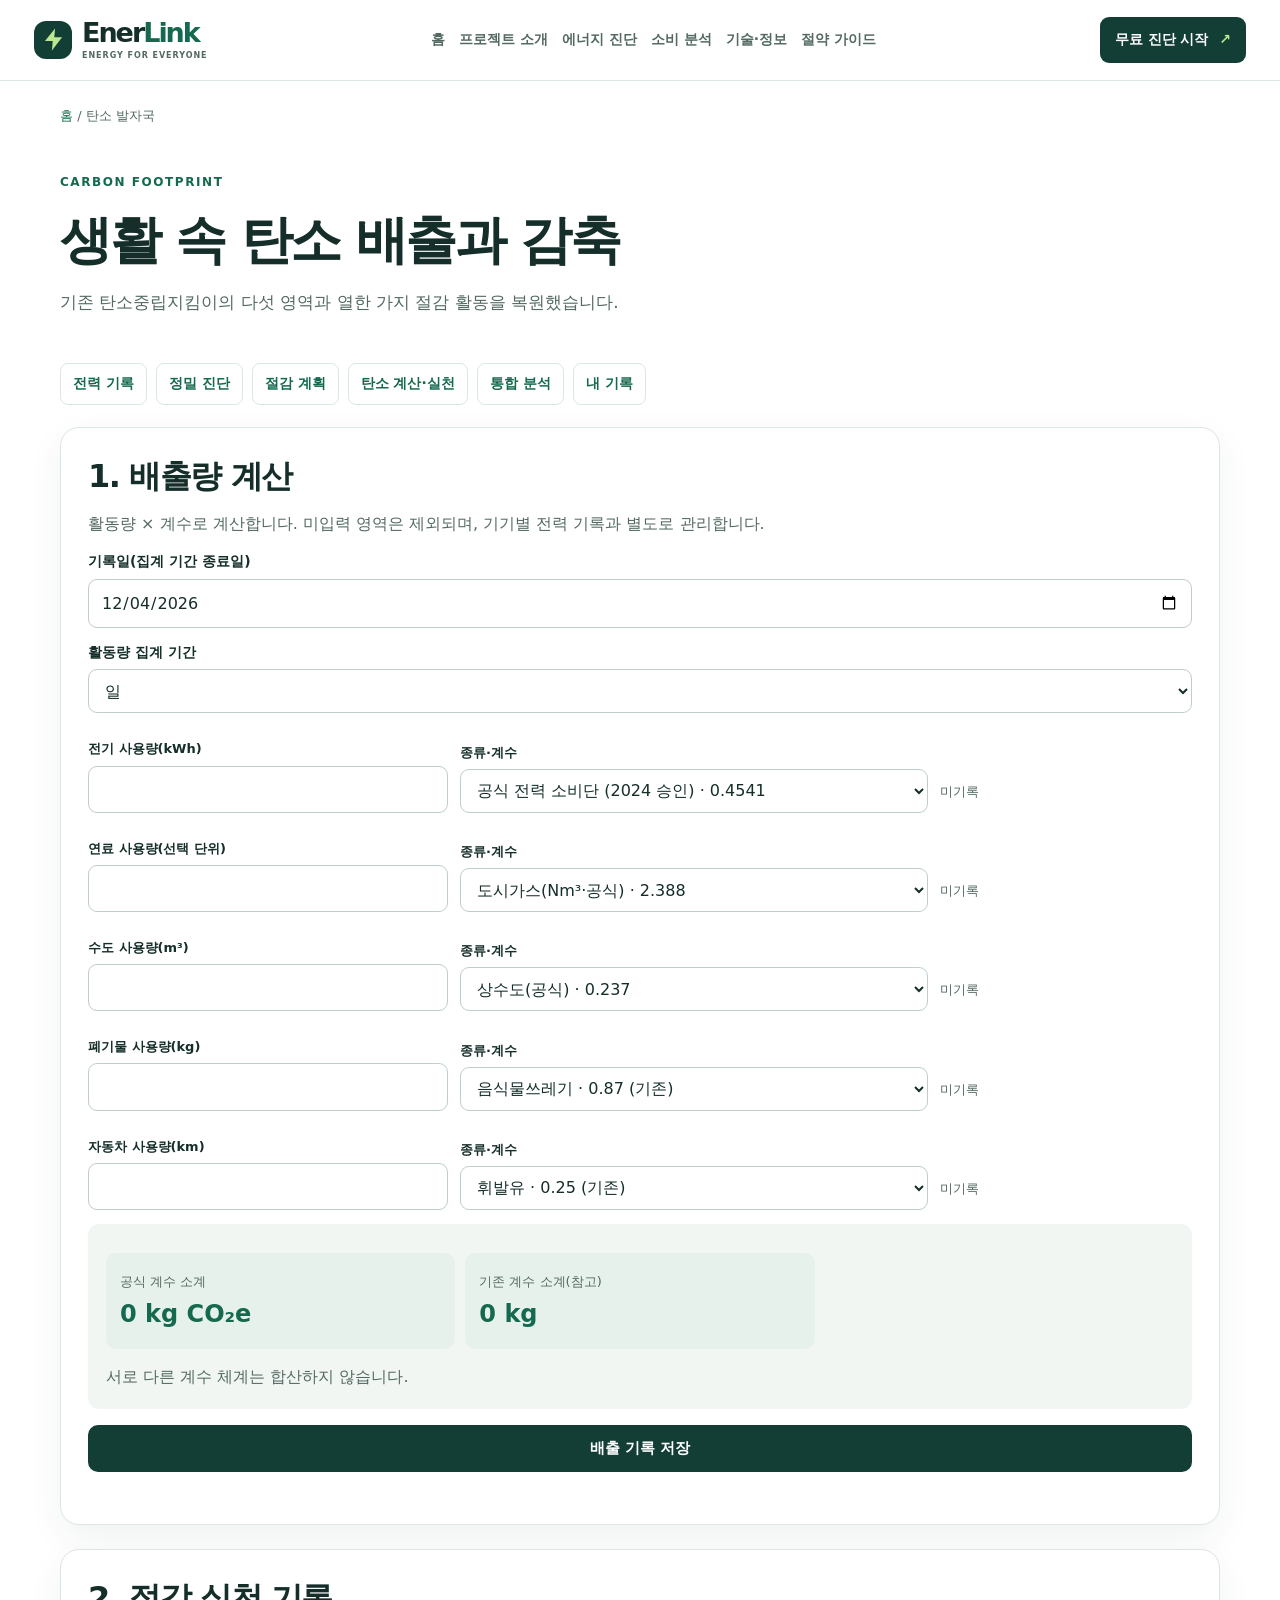
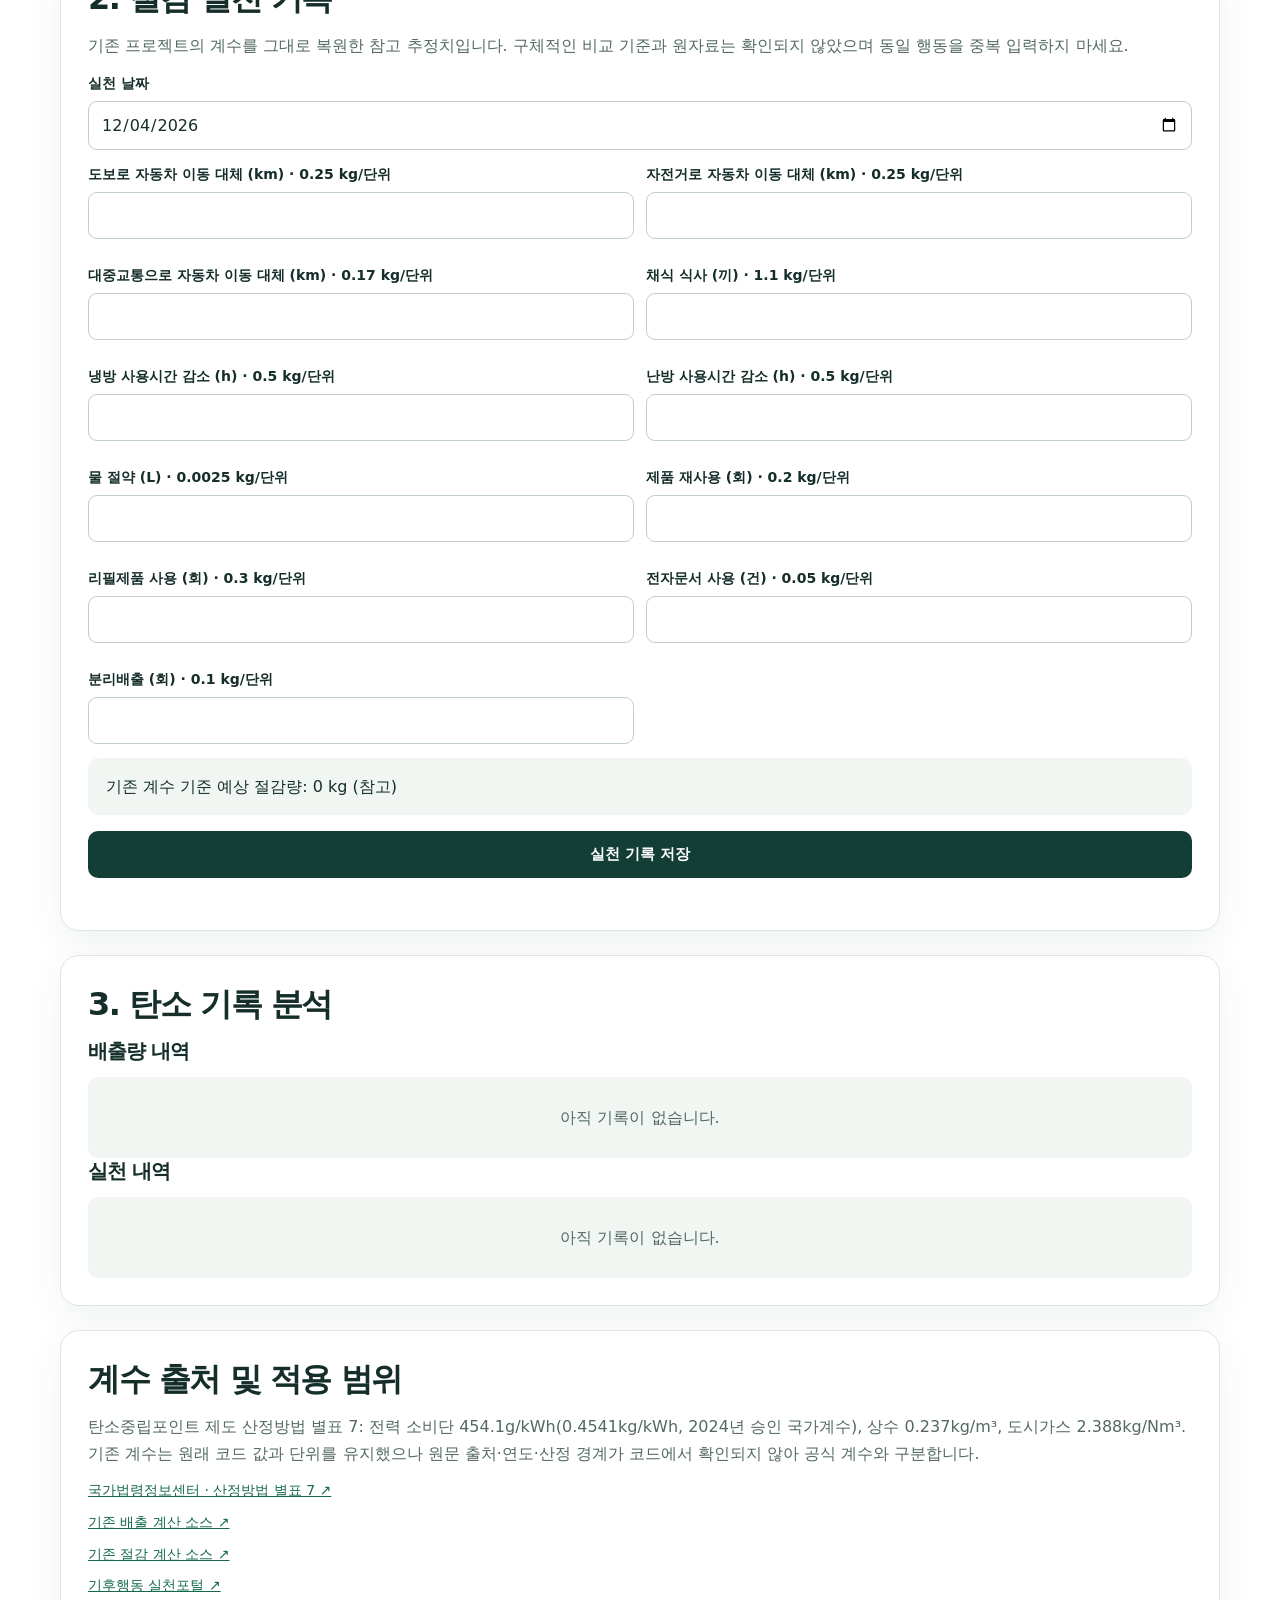
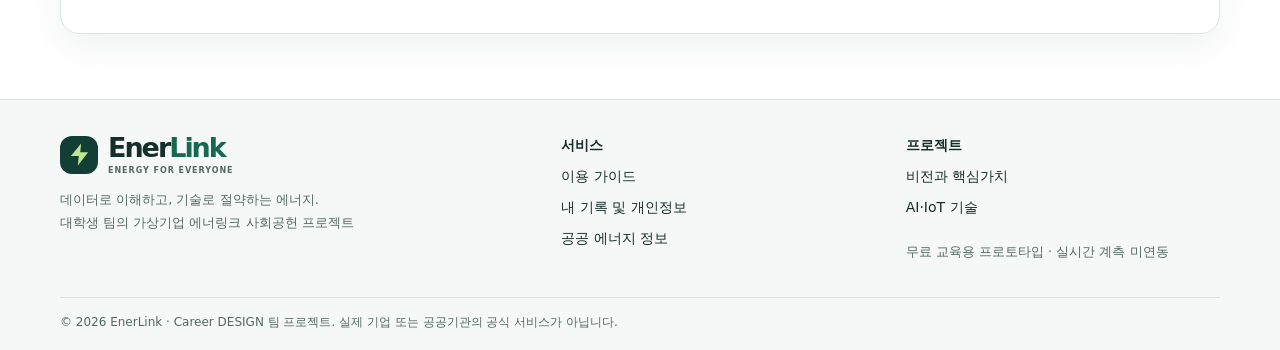
<file: carbon_footprint.html>
<!doctype html>
<html lang="ko"><head><meta charset="utf-8"><meta name="viewport" content="width=device-width, initial-scale=1"><meta name="description" content="에너링크의 무료 에너지 관리 도구와 정보 나눔 프로젝트"><meta name="theme-color" content="#123e36"><title>탄소 발자국·실천 기록 | EnerLink</title><style>:root{--ink:#152e2a;--green:#14694f;--dark:#123e36;--lime:#bce68f;--muted:#536962;--line:#dce7e1;--soft:#f1f6f3;--white:#fff;--radius:19px;--shadow:0 12px 34px #173e3110}
*{box-sizing:border-box}html{scroll-behavior:smooth}body{margin:0;background:#fff;color:var(--ink);font-family:"Pretendard","Noto Sans KR","Malgun Gothic",system-ui,sans-serif;font-size:16px;line-height:1.7;word-break:keep-all;overflow-wrap:anywhere}a{color:inherit;text-decoration:none}button,input,select{font:inherit}button,a,input,select{outline-offset:4px}button{cursor:pointer}a:focus-visible,button:focus-visible,input:focus-visible,select:focus-visible{outline:3px solid #368f72}h1,h2,h3,p{margin:0 0 12px}h1,h2,h3{line-height:1.34;letter-spacing:-.045em}h1{font-size:clamp(32px,4.6vw,52px);font-weight:800}h2{font-size:clamp(23px,2.8vw,32px)}h3{font-size:20px}p{color:var(--muted)}small,.hint,.tiny{font-size:13px;color:var(--muted)}.wrap{width:min(1160px,calc(100% - 48px));margin-inline:auto}.skip{position:absolute;left:12px;top:-100px;z-index:20;background:white;padding:10px}.skip:focus{top:10px}.site-header{position:sticky;top:0;z-index:10;background:#fffffff5;backdrop-filter:blur(16px);border-bottom:1px solid var(--line)}.navwrap{max-width:1260px;margin:auto;padding:17px 24px;display:flex;align-items:center;gap:30px;justify-content:space-between}.brand{display:inline-flex;align-items:center;gap:10px;font-size:27px;font-weight:850;letter-spacing:-.075em;line-height:1;color:var(--ink);white-space:nowrap}.brand-accent{color:var(--green)}.brand small{display:block;font-size:8px;letter-spacing:.12em;margin-top:6px;font-weight:750}.brandmark{width:38px;height:38px;background:var(--dark);color:var(--lime);border-radius:12px;display:grid;place-items:center}.brandmark svg{width:25px;height:25px}nav{display:flex;gap:22px;align-items:center}nav a{font-size:14px;font-weight:650;color:var(--muted);white-space:nowrap;padding:7px 0}nav a:hover,nav a[aria-current]{color:var(--green);border-bottom:2px solid var(--green)}.nav-cta{font-size:14px;font-weight:750;background:var(--dark);color:white;border-radius:9px;padding:11px 15px;white-space:nowrap}.nav-cta span{color:var(--lime);margin-left:6px}.nav-toggle{display:none}.hero{background:radial-gradient(ellipse at 85% 10%,#286550 0,transparent 48%),#123e36;color:white;padding:82px 0 76px}.hero-grid{display:grid;grid-template-columns:1.13fr .87fr;gap:60px;align-items:center}.eyebrow{display:inline-flex;align-items:center;gap:8px;color:var(--green);font-size:12px;letter-spacing:.13em;font-weight:800;margin-bottom:14px}.on-dark{color:var(--lime)}.dot{height:8px;width:8px;background:var(--lime);border-radius:50%;display:inline-block}.hero h1{font-size:clamp(37px,5.1vw,67px);letter-spacing:-.065em;margin:0 0 22px;line-height:1.22}.hero h1 em{font-style:normal;color:var(--lime)}.hero p{color:#d6e6dc;max-width:540px;font-size:18px}.hero-note{font-size:13px;color:#b4ccc1;margin-top:18px}.actions{display:flex;flex-wrap:wrap;align-items:center;gap:10px}.btn{display:inline-flex;align-items:center;justify-content:center;gap:12px;padding:12px 19px;min-height:45px;border:1px solid transparent;border-radius:10px;font-weight:750;font-size:15px;line-height:1.4;transition:background .15s,transform .15s}.btn:hover{transform:translateY(-1px)}.primary{background:var(--dark);color:white}.primary:hover{background:#20634e}.secondary{background:var(--soft);color:var(--dark);border-color:var(--line)}.secondary:hover{background:#e4f0e9}.light{background:var(--lime);color:#173b2b}.outline-light{border-color:#87a99b;color:white;background:transparent}.danger{color:#9b302a;border-color:#edd3d0;background:#fff}.full{width:100%;margin-top:16px}.hero-panel{padding:27px;border:1px solid #ffffff30;border-radius:22px;background:#ffffff0b;box-shadow:0 22px 80px #071a1740}.panel-top{display:flex;justify-content:space-between;align-items:flex-start;gap:12px}.panel-top h2{font-size:21px;color:#fff}.muted-light,.demo-label{font-size:11px;letter-spacing:.08em;color:#bcd4c7}.demo-label{border:1px solid #71998a;border-radius:6px;padding:3px 8px;white-space:nowrap}.hero-metric{display:grid;gap:2px;margin:16px 0}.hero-metric>span{color:#d3e4d9;font-size:13px}.hero-metric strong{font-size:44px;letter-spacing:-.04em;line-height:1.2}.hero-metric small{color:#bcd4c7;font-size:18px}.hero-chart{display:flex;gap:9px;align-items:end;height:125px;border-bottom:1px solid #72988a;padding:8px 0 0;background:repeating-linear-gradient(to top,transparent 0,transparent 30px,#ffffff10 30px,#ffffff10 31px)}.hero-chart div{flex:1;background:#83bd9c;border-radius:4px 4px 0 0;height:var(--h)}.hero-chart .peak{background:var(--lime)}.hero-axis{display:flex;justify-content:space-between;color:#bcd4c7;font-size:11px;margin-top:5px}.hero-bottom{display:flex;justify-content:space-between;align-items:center;gap:10px;padding-top:20px;font-size:13px;color:#d4e5dc}.hero-bottom b{color:#fff}.ring{display:grid;place-items:center;width:42px;height:42px;border:1px solid #bce68f88;border-radius:50%;color:var(--lime);font-size:25px}.hero-panel .tiny{font-size:11px;color:#a8c8b7;margin:14px 0 0}.section{padding:62px 0}.sectionhead{display:flex;align-items:end;justify-content:space-between;gap:22px;margin-bottom:24px}.sectionhead h2,.sectionhead p{margin-bottom:0}.sectionhead p{max-width:390px;font-size:14px}.compact{align-items:center;flex-wrap:wrap;margin-bottom:16px}.grid{display:grid;gap:20px}.two{grid-template-columns:repeat(2,minmax(0,1fr))}.three{grid-template-columns:repeat(3,minmax(0,1fr))}.four{grid-template-columns:repeat(4,minmax(0,1fr))}.card{padding:27px;border:1px solid var(--line);border-radius:var(--radius);background:white;box-shadow:var(--shadow);min-width:0}.feature{display:flex;flex-direction:column;min-height:210px}.feature p{font-size:15px;flex:1}.num{display:inline-block;color:var(--green);font-size:13px;font-weight:800;letter-spacing:.08em;margin-bottom:17px}.textlink{display:inline-block;color:var(--green);font-weight:750;font-size:15px}.textlink:hover{text-decoration:underline}.soft{background:var(--soft)}.mission{display:grid;grid-template-columns:1fr 1.2fr;gap:40px}.tags{display:flex;gap:8px;flex-wrap:wrap;margin:16px 0}.tags span{padding:5px 13px;background:var(--soft);border:1px solid var(--line);border-radius:999px;color:var(--green);font-size:13px;font-weight:750}.footer{background:#f6f8f7;border-top:1px solid var(--line);padding:34px 0 18px}.footgrid{display:grid;grid-template-columns:1.5fr 1fr 1fr;gap:30px}.footgrid>div:not(:first-child){display:flex;flex-direction:column;gap:7px;font-size:14px}.footgrid p{font-size:13px;margin-top:14px}.footgrid a:not(.brand):hover{text-decoration:underline}.copyright{font-size:12px;color:var(--muted);border-top:1px solid var(--line);padding-top:14px;margin-top:22px}.page{min-height:64vh;padding-bottom:65px}.breadcrumb{font-size:13px;color:var(--muted);padding:24px 0}.breadcrumb a{color:var(--green)}.pagehead{padding:16px 0 34px;max-width:900px}.pagehead p{font-size:17px}.page .section{padding:36px 0}.banner{padding:38px;background:var(--dark);color:white;border-radius:var(--radius)}.banner p{color:#d6e6dc}.notice{border-left:4px solid #659b83;background:var(--soft);padding:15px 18px;font-size:14px;color:var(--muted);margin-top:24px;border-radius:0 10px 10px 0}.space{margin-top:24px}.formula{padding:18px;background:var(--soft);border-radius:12px;font-weight:750;margin:18px 0;color:var(--dark)}.process>div{border-left:2px solid var(--line);padding-left:14px}.process p{font-size:14px}.resource .textlink{display:block;margin-top:8px}.toolgrid{grid-template-columns:1.15fr .85fr;align-items:start}.fields{gap:12px}label{display:block;font-size:14px;font-weight:720;margin:13px 0 5px}input,select{width:100%;min-height:44px;padding:9px 12px;border:1px solid #bfcfc6;border-radius:9px;background:#fff;color:var(--ink);min-width:0}input:focus,select:focus{border-color:var(--green)}.status{font-size:13px;margin:8px 0 0;min-height:1.3em;color:var(--green)}.status.error{color:#a32b24}.resultcard{background:var(--soft);border-color:#cbded2}.resultbig{font-size:clamp(34px,5vw,56px);font-weight:800;color:var(--green);line-height:1.15;letter-spacing:-.06em;margin:18px 0}.resultbig small{font-size:18px;letter-spacing:0}.stat{font-size:30px;font-weight:800;letter-spacing:-.04em;color:var(--dark)}hr{border:0;border-top:1px solid var(--line);margin:24px 0}.tablewrap{overflow-x:auto}table{border-collapse:collapse;width:100%;font-size:14px;text-align:left}th,td{padding:12px 10px;border-bottom:1px solid var(--line);vertical-align:top}th{background:var(--soft);font-size:13px;white-space:nowrap}td:not(:first-child){white-space:nowrap}.mini{border:1px solid var(--line);color:var(--dark);background:white;border-radius:7px;padding:4px 8px;font-size:12px}.empty{padding:27px 12px;text-align:center;color:var(--muted);background:var(--soft);border-radius:10px}.toolbar{display:flex;align-items:end;gap:12px;flex-wrap:wrap}.toolbar>div{flex:1;min-width:150px}.toolbar label{margin-top:0}.kpis{margin:22px 0}.kpi{padding:22px}.kpi .stat{margin:6px 0}.kpi p{font-size:13px}.bars{display:grid;gap:13px;margin-top:20px}.barline{display:grid;grid-template-columns:minmax(70px,125px) 1fr minmax(80px,110px);align-items:center;gap:12px;font-size:13px}.track{height:13px;background:#e4ede7;border-radius:5px;overflow:hidden}.fill{height:100%;background:#408b70;border-radius:5px}.barval{text-align:right;font-variant-numeric:tabular-nums;white-space:nowrap}.chartsvg{width:100%;height:auto;display:block;margin-top:16px}.insight{padding:15px 18px;border-radius:11px;background:var(--soft);margin-top:14px}.insight p{margin:4px 0}.no-margin{margin:0}.compare{display:grid;gap:8px;margin:20px 0}.compare-row{display:flex;justify-content:space-between;gap:12px;font-size:14px}.subnav{display:flex;gap:10px;flex-wrap:wrap}
@media(max-width:920px){.navwrap{gap:12px}nav{gap:12px}nav a{font-size:13px}.nav-cta{display:none}.hero-grid{gap:30px}.four{grid-template-columns:repeat(2,minmax(0,1fr))}}
@media(max-width:690px){.wrap{width:calc(100% - 32px)}.navwrap{padding:13px 16px;flex-wrap:wrap}.nav-toggle{display:block;border:1px solid var(--line);background:white;border-radius:8px;padding:6px 10px;color:var(--dark)}nav{display:none;flex-basis:100%;flex-direction:column;align-items:stretch;gap:2px}nav.open{display:flex}nav a{padding:10px}.hero{padding:44px 0}.hero-grid,.two,.three,.toolgrid,.mission,.footgrid{grid-template-columns:1fr}.fields.two{grid-template-columns:repeat(2,minmax(0,1fr))}.hero-panel{padding:20px}.hero h1{font-size:clamp(34px,8vw,50px)}.hero p{font-size:16px}.section{padding:38px 0}.sectionhead{align-items:start;flex-direction:column;gap:10px}.card{padding:20px}.feature{min-height:0}.pagehead{padding:10px 0 25px}.banner{padding:25px}.barline{grid-template-columns:85px 1fr 85px;gap:6px}.toolbar>div{min-width:130px}.footer{padding-top:25px}.kpi .stat{font-size:26px}}
@media(prefers-reduced-motion:reduce){*{scroll-behavior:auto!important;transition:none!important}}

.toolnav{display:flex;flex-wrap:wrap;gap:9px;margin:0 0 22px}.toolnav a{padding:8px 12px;border:1px solid #dce7e1;border-radius:8px;color:#14694f;font-weight:700;font-size:14px}.guide-grid{display:grid;grid-template-columns:repeat(3,minmax(0,1fr));gap:18px}.guide-stat{font-size:clamp(28px,4vw,43px);font-weight:850;color:#14694f;letter-spacing:-.05em}.guide-grid ul{padding-left:20px;color:#536962}.guide-grid li{margin-bottom:8px}.metric-strip{display:grid;grid-template-columns:repeat(3,minmax(0,1fr));gap:10px;margin:14px 0}.metric-strip>div{padding:14px;background:#e7f1eb;border-radius:10px}.metric-strip strong{display:block;font-size:24px;color:#14694f}.factor-row{display:grid;grid-template-columns:1fr 1.3fr .7fr;gap:12px;align-items:end;margin:12px 0}.factor-row label{font-size:13px}.factor-value{font-size:13px;color:#536962;padding:10px 0}.source-links a{display:block;color:#14694f;text-decoration:underline;font-size:14px;margin:8px 0}.navwrap{gap:15px}.site-header nav{gap:14px}.tablewrap table{min-width:500px}@media(max-width:900px){.guide-grid{grid-template-columns:repeat(2,minmax(0,1fr))}}@media(max-width:690px){.guide-grid,.metric-strip{grid-template-columns:1fr}.factor-row{grid-template-columns:1fr 1fr}.factor-value{grid-column:1/-1;padding:0}.site-header nav{gap:3px}}
</style><script src="./enerlink-v3.js" defer></script><script src="./enerlink-insights-v3.js" defer></script></head>
<body data-page="carbon_footprint.html"><a href="#main" class="skip">본문 바로가기</a><header class="site-header"><div class="navwrap"><a class="brand" href="index.html"><span class="brandmark" aria-hidden="true"><svg width="25" height="25" viewBox="0 0 32 32" fill="none"><path d="M18 2 5 18h10l-1 12 13-17H17z" fill="currentColor"/></svg></span><span>Ener<span class="brand-accent">Link</span><small>ENERGY FOR EVERYONE</small></span></a><button class="nav-toggle" id="nav-toggle" aria-expanded="false" aria-controls="navigation">메뉴 ☰</button><nav id="navigation" aria-label="주 메뉴"><a href="index.html" >홈</a><a href="purpose.html" >프로젝트 소개</a><a href="record.html">에너지 진단</a><a href="report_analysis.html" >소비 분석</a><a href="international_policy.html" >기술·정보</a><a href="energy_guide.html">절약 가이드</a></nav><a class="nav-cta" href="carbon_record.html">무료 진단 시작 <span>↗</span></a></div></header>
<main id="main" class="wrap page"><div class="breadcrumb"><a href="index.html">홈</a> / 탄소 발자국</div><div class="pagehead"><span class="eyebrow">CARBON FOOTPRINT</span><h1>생활 속 탄소 배출과 감축</h1><p>기존 탄소중립지킴이의 다섯 영역과 열한 가지 절감 활동을 복원했습니다.</p></div><div class="toolnav"><a href="carbon_record.html">전력 기록</a><a href="advanced.html">정밀 진단</a><a href="carbon_record2.html">절감 계획</a><a href="carbon_footprint.html">탄소 계산·실천</a><a href="report_analysis.html">통합 분석</a><a href="usage_status.html">내 기록</a></div>
<section class="card"><h2>1. 배출량 계산</h2><p>활동량 × 계수로 계산합니다. 미입력 영역은 제외되며, 기기별 전력 기록과 별도로 관리합니다.</p><form id="foot-form"><label for="foot-date">기록일(집계 기간 종료일)</label><input id="foot-date" type="date" required><label for="foot-period">활동량 집계 기간</label><select id="foot-period"><option value="일">일</option><option value="월">월</option></select><div class="factor-row"><div><label for="foot-amount-0">전기 사용량(kWh)</label><input id="foot-amount-0" type="number" min="0" max="100000000" step="any"></div><div><label for="foot-factor-0">종류·계수</label><select id="foot-factor-0"><option value="0">공식 전력 소비단 (2024 승인) · 0.4541</option><option value="1">기존 프로젝트 · 0.451 (기존)</option></select></div><div id="foot-output-0" class="factor-value"></div></div><div class="factor-row"><div><label for="foot-amount-1">연료 사용량(선택 단위)</label><input id="foot-amount-1" type="number" min="0" max="100000000" step="any"></div><div><label for="foot-factor-1">종류·계수</label><select id="foot-factor-1"><option value="0">도시가스(Nm³·공식) · 2.388</option><option value="1">프로판가스(kg) · 3.61 (기존)</option><option value="2">보일러등유(kg) · 2.49 (기존)</option><option value="3">연탄(kg) · 6.27 (기존)</option></select></div><div id="foot-output-1" class="factor-value"></div></div><div class="factor-row"><div><label for="foot-amount-2">수도 사용량(m³)</label><input id="foot-amount-2" type="number" min="0" max="100000000" step="any"></div><div><label for="foot-factor-2">종류·계수</label><select id="foot-factor-2"><option value="0">상수도(공식) · 0.237</option><option value="1">상수도(기존) · 0.344 (기존)</option><option value="2">하수도(기존) · 0.708 (기존)</option></select></div><div id="foot-output-2" class="factor-value"></div></div><div class="factor-row"><div><label for="foot-amount-3">폐기물 사용량(kg)</label><input id="foot-amount-3" type="number" min="0" max="100000000" step="any"></div><div><label for="foot-factor-3">종류·계수</label><select id="foot-factor-3"><option value="0">음식물쓰레기 · 0.87 (기존)</option><option value="1">종이류 · 0.94 (기존)</option><option value="2">플라스틱 · 2.62 (기존)</option><option value="3">비닐류 · 2.46 (기존)</option></select></div><div id="foot-output-3" class="factor-value"></div></div><div class="factor-row"><div><label for="foot-amount-4">자동차 사용량(km)</label><input id="foot-amount-4" type="number" min="0" max="100000000" step="any"></div><div><label for="foot-factor-4">종류·계수</label><select id="foot-factor-4"><option value="0">휘발유 · 0.25 (기존)</option><option value="1">경유 · 0.24 (기존)</option><option value="2">LPG · 0.19 (기존)</option></select></div><div id="foot-output-4" class="factor-value"></div></div><div id="foot-result" class="insight"></div><button class="btn primary full">배출 기록 저장</button><p id="foot-msg" class="status"></p></form></section>
<section class="card space"><h2>2. 절감 실천 기록</h2><p>기존 프로젝트의 계수를 그대로 복원한 참고 추정치입니다. 구체적인 비교 기준과 원자료는 확인되지 않았으며 동일 행동을 중복 입력하지 마세요.</p><form id="action-form"><label for="action-date">실천 날짜</label><input id="action-date" type="date" required><div class="grid two fields"><div><label for="action-0">도보로 자동차 이동 대체 (km) · 0.25 kg/단위</label><input id="action-0" type="number" min="0" max="100000000" step="any"></div><div><label for="action-1">자전거로 자동차 이동 대체 (km) · 0.25 kg/단위</label><input id="action-1" type="number" min="0" max="100000000" step="any"></div><div><label for="action-2">대중교통으로 자동차 이동 대체 (km) · 0.17 kg/단위</label><input id="action-2" type="number" min="0" max="100000000" step="any"></div><div><label for="action-3">채식 식사 (끼) · 1.1 kg/단위</label><input id="action-3" type="number" min="0" max="100000000" step="any"></div><div><label for="action-4">냉방 사용시간 감소 (h) · 0.5 kg/단위</label><input id="action-4" type="number" min="0" max="100000000" step="any"></div><div><label for="action-5">난방 사용시간 감소 (h) · 0.5 kg/단위</label><input id="action-5" type="number" min="0" max="100000000" step="any"></div><div><label for="action-6">물 절약 (L) · 0.0025 kg/단위</label><input id="action-6" type="number" min="0" max="100000000" step="any"></div><div><label for="action-7">제품 재사용 (회) · 0.2 kg/단위</label><input id="action-7" type="number" min="0" max="100000000" step="any"></div><div><label for="action-8">리필제품 사용 (회) · 0.3 kg/단위</label><input id="action-8" type="number" min="0" max="100000000" step="any"></div><div><label for="action-9">전자문서 사용 (건) · 0.05 kg/단위</label><input id="action-9" type="number" min="0" max="100000000" step="any"></div><div><label for="action-10">분리배출 (회) · 0.1 kg/단위</label><input id="action-10" type="number" min="0" max="100000000" step="any"></div></div><div id="action-result" class="insight"></div><button class="btn primary full">실천 기록 저장</button><p id="action-msg" class="status"></p></form></section>
<section class="card space"><h2>3. 탄소 기록 분석</h2><div id="foot-history"></div><div id="action-history"></div></section><section class="card space source-links"><h2>계수 출처 및 적용 범위</h2><p>탄소중립포인트 제도 산정방법 별표 7: 전력 소비단 454.1g/kWh(0.4541kg/kWh, 2024년 승인 국가계수), 상수 0.237kg/m³, 도시가스 2.388kg/Nm³. 기존 계수는 원래 코드 값과 단위를 유지했으나 원문 출처·연도·산정 경계가 코드에서 확인되지 않아 공식 계수와 구분합니다.</p><a href="https://www.law.go.kr/LSW/flDownload.do?bylClsCd=200201&amp;flSeq=160378043" target="_blank" rel="noopener noreferrer">국가법령정보센터 · 산정방법 별표 7 ↗</a><a href="https://github.com/bestsleeper/website/blob/main/carbon_record.html" target="_blank" rel="noopener noreferrer">기존 배출 계산 소스 ↗</a><a href="https://github.com/bestsleeper/website/blob/main/carbon_record2.html" target="_blank" rel="noopener noreferrer">기존 절감 계산 소스 ↗</a><a href="https://www.gihoo.or.kr/menu.es?mid=a11302000000" target="_blank" rel="noopener noreferrer">기후행동 실천포털 ↗</a></section></main>
<footer class="footer"><div class="wrap footgrid"><div><a class="brand" href="index.html"><span class="brandmark" aria-hidden="true"><svg width="25" height="25" viewBox="0 0 32 32" fill="none"><path d="M18 2 5 18h10l-1 12 13-17H17z" fill="currentColor"/></svg></span><span>Ener<span class="brand-accent">Link</span><small>ENERGY FOR EVERYONE</small></span></a><p>데이터로 이해하고, 기술로 절약하는 에너지.<br>대학생 팀의 가상기업 에너링크 사회공헌 프로젝트</p></div><div><strong>서비스</strong><a href="howtouse.html">이용 가이드</a><a href="usage_status.html">내 기록 및 개인정보</a><a href="domestic_policy.html">공공 에너지 정보</a></div><div><strong>프로젝트</strong><a href="purpose.html">비전과 핵심가치</a><a href="international_policy.html">AI·IoT 기술</a><p>무료 교육용 프로토타입 · 실시간 계측 미연동</p></div></div><div class="wrap copyright">© 2026 EnerLink · Career DESIGN 팀 프로젝트. 실제 기업 또는 공공기관의 공식 서비스가 아닙니다.</div></footer></body></html>
</file>
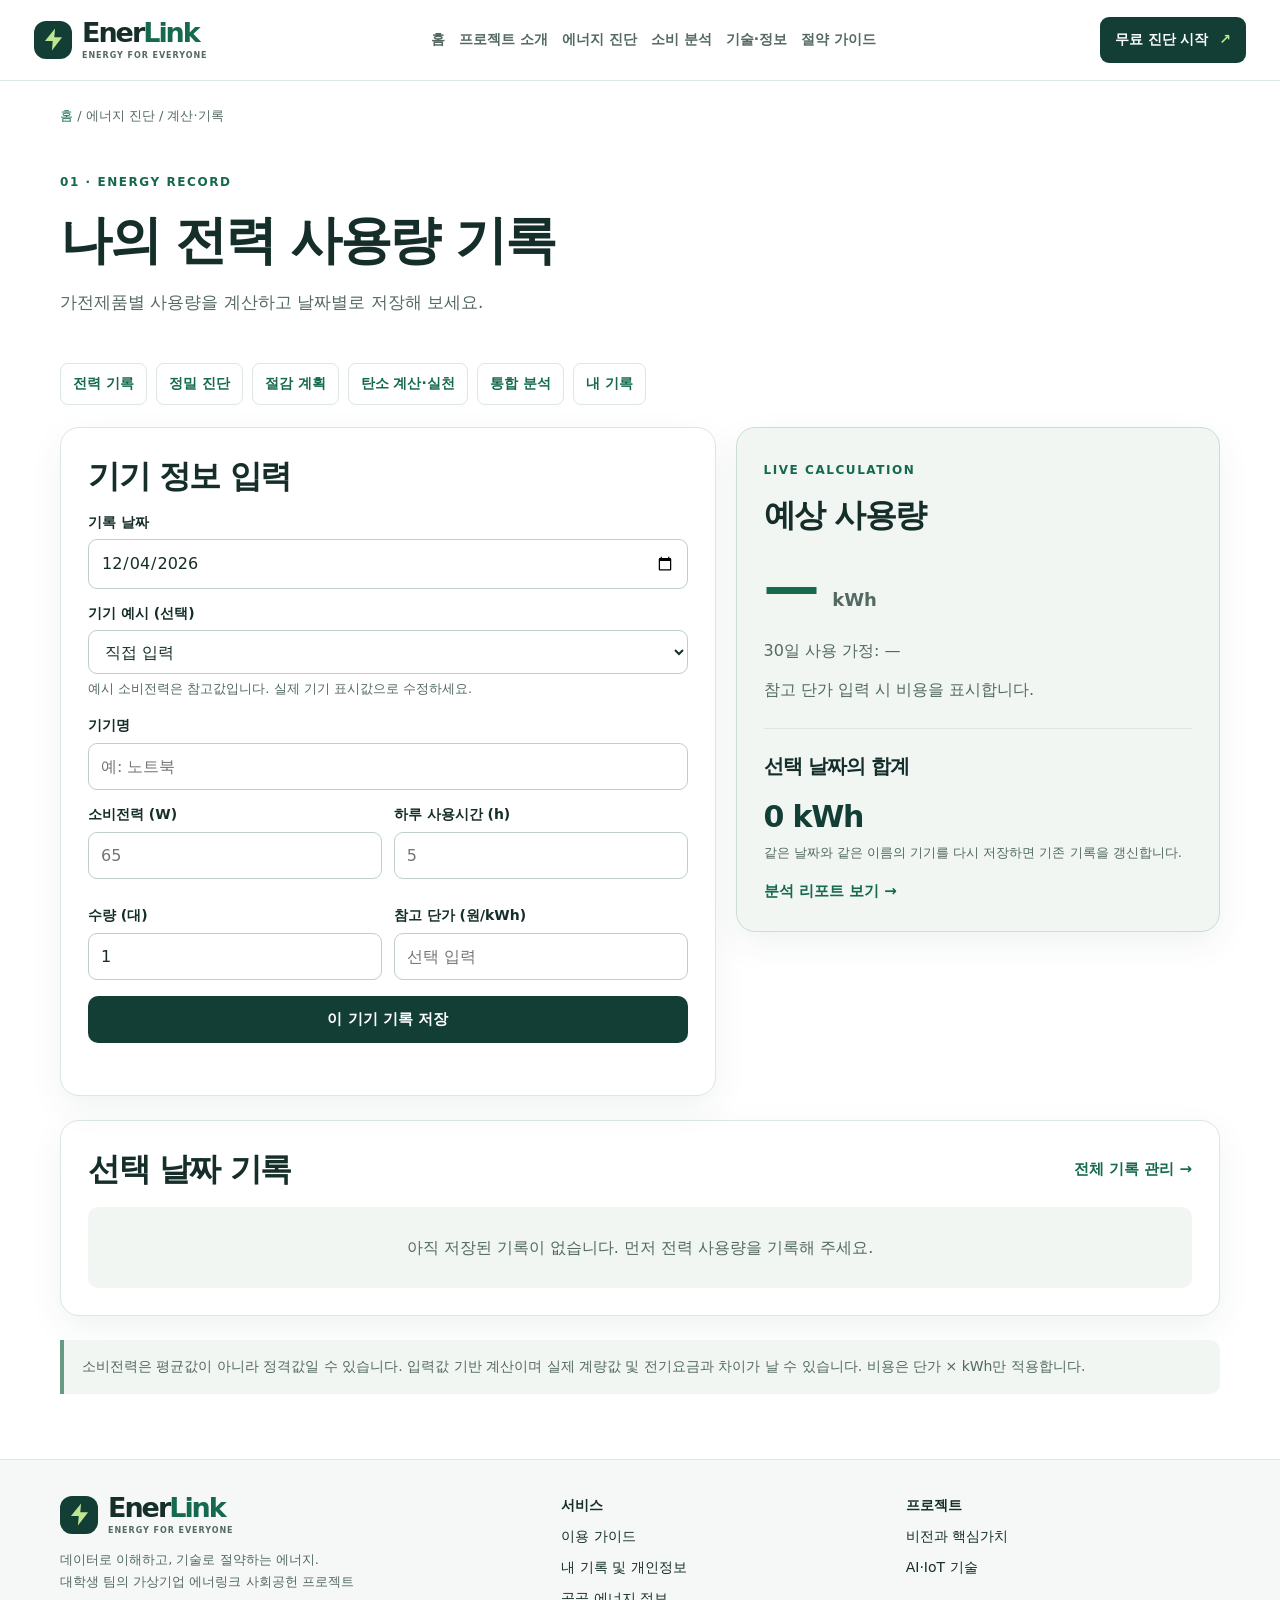
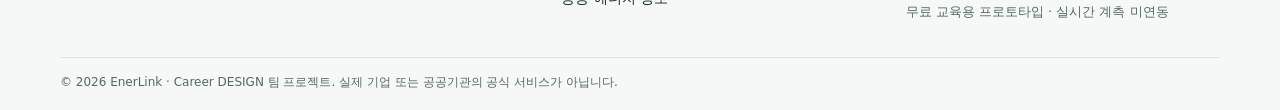
<file: carbon_record.html>
<!doctype html>
<html lang="ko"><head><meta charset="utf-8"><meta name="viewport" content="width=device-width, initial-scale=1"><meta name="description" content="에너링크의 무료 에너지 관리 도구와 정보 나눔 프로젝트"><meta name="theme-color" content="#123e36"><title>전력 사용량 계산·기록 | EnerLink</title><style>:root{--ink:#152e2a;--green:#14694f;--dark:#123e36;--lime:#bce68f;--muted:#536962;--line:#dce7e1;--soft:#f1f6f3;--white:#fff;--radius:19px;--shadow:0 12px 34px #173e3110}
*{box-sizing:border-box}html{scroll-behavior:smooth}body{margin:0;background:#fff;color:var(--ink);font-family:"Pretendard","Noto Sans KR","Malgun Gothic",system-ui,sans-serif;font-size:16px;line-height:1.7;word-break:keep-all;overflow-wrap:anywhere}a{color:inherit;text-decoration:none}button,input,select{font:inherit}button,a,input,select{outline-offset:4px}button{cursor:pointer}a:focus-visible,button:focus-visible,input:focus-visible,select:focus-visible{outline:3px solid #368f72}h1,h2,h3,p{margin:0 0 12px}h1,h2,h3{line-height:1.34;letter-spacing:-.045em}h1{font-size:clamp(32px,4.6vw,52px);font-weight:800}h2{font-size:clamp(23px,2.8vw,32px)}h3{font-size:20px}p{color:var(--muted)}small,.hint,.tiny{font-size:13px;color:var(--muted)}.wrap{width:min(1160px,calc(100% - 48px));margin-inline:auto}.skip{position:absolute;left:12px;top:-100px;z-index:20;background:white;padding:10px}.skip:focus{top:10px}.site-header{position:sticky;top:0;z-index:10;background:#fffffff5;backdrop-filter:blur(16px);border-bottom:1px solid var(--line)}.navwrap{max-width:1260px;margin:auto;padding:17px 24px;display:flex;align-items:center;gap:30px;justify-content:space-between}.brand{display:inline-flex;align-items:center;gap:10px;font-size:27px;font-weight:850;letter-spacing:-.075em;line-height:1;color:var(--ink);white-space:nowrap}.brand-accent{color:var(--green)}.brand small{display:block;font-size:8px;letter-spacing:.12em;margin-top:6px;font-weight:750}.brandmark{width:38px;height:38px;background:var(--dark);color:var(--lime);border-radius:12px;display:grid;place-items:center}.brandmark svg{width:25px;height:25px}nav{display:flex;gap:22px;align-items:center}nav a{font-size:14px;font-weight:650;color:var(--muted);white-space:nowrap;padding:7px 0}nav a:hover,nav a[aria-current]{color:var(--green);border-bottom:2px solid var(--green)}.nav-cta{font-size:14px;font-weight:750;background:var(--dark);color:white;border-radius:9px;padding:11px 15px;white-space:nowrap}.nav-cta span{color:var(--lime);margin-left:6px}.nav-toggle{display:none}.hero{background:radial-gradient(ellipse at 85% 10%,#286550 0,transparent 48%),#123e36;color:white;padding:82px 0 76px}.hero-grid{display:grid;grid-template-columns:1.13fr .87fr;gap:60px;align-items:center}.eyebrow{display:inline-flex;align-items:center;gap:8px;color:var(--green);font-size:12px;letter-spacing:.13em;font-weight:800;margin-bottom:14px}.on-dark{color:var(--lime)}.dot{height:8px;width:8px;background:var(--lime);border-radius:50%;display:inline-block}.hero h1{font-size:clamp(37px,5.1vw,67px);letter-spacing:-.065em;margin:0 0 22px;line-height:1.22}.hero h1 em{font-style:normal;color:var(--lime)}.hero p{color:#d6e6dc;max-width:540px;font-size:18px}.hero-note{font-size:13px;color:#b4ccc1;margin-top:18px}.actions{display:flex;flex-wrap:wrap;align-items:center;gap:10px}.btn{display:inline-flex;align-items:center;justify-content:center;gap:12px;padding:12px 19px;min-height:45px;border:1px solid transparent;border-radius:10px;font-weight:750;font-size:15px;line-height:1.4;transition:background .15s,transform .15s}.btn:hover{transform:translateY(-1px)}.primary{background:var(--dark);color:white}.primary:hover{background:#20634e}.secondary{background:var(--soft);color:var(--dark);border-color:var(--line)}.secondary:hover{background:#e4f0e9}.light{background:var(--lime);color:#173b2b}.outline-light{border-color:#87a99b;color:white;background:transparent}.danger{color:#9b302a;border-color:#edd3d0;background:#fff}.full{width:100%;margin-top:16px}.hero-panel{padding:27px;border:1px solid #ffffff30;border-radius:22px;background:#ffffff0b;box-shadow:0 22px 80px #071a1740}.panel-top{display:flex;justify-content:space-between;align-items:flex-start;gap:12px}.panel-top h2{font-size:21px;color:#fff}.muted-light,.demo-label{font-size:11px;letter-spacing:.08em;color:#bcd4c7}.demo-label{border:1px solid #71998a;border-radius:6px;padding:3px 8px;white-space:nowrap}.hero-metric{display:grid;gap:2px;margin:16px 0}.hero-metric>span{color:#d3e4d9;font-size:13px}.hero-metric strong{font-size:44px;letter-spacing:-.04em;line-height:1.2}.hero-metric small{color:#bcd4c7;font-size:18px}.hero-chart{display:flex;gap:9px;align-items:end;height:125px;border-bottom:1px solid #72988a;padding:8px 0 0;background:repeating-linear-gradient(to top,transparent 0,transparent 30px,#ffffff10 30px,#ffffff10 31px)}.hero-chart div{flex:1;background:#83bd9c;border-radius:4px 4px 0 0;height:var(--h)}.hero-chart .peak{background:var(--lime)}.hero-axis{display:flex;justify-content:space-between;color:#bcd4c7;font-size:11px;margin-top:5px}.hero-bottom{display:flex;justify-content:space-between;align-items:center;gap:10px;padding-top:20px;font-size:13px;color:#d4e5dc}.hero-bottom b{color:#fff}.ring{display:grid;place-items:center;width:42px;height:42px;border:1px solid #bce68f88;border-radius:50%;color:var(--lime);font-size:25px}.hero-panel .tiny{font-size:11px;color:#a8c8b7;margin:14px 0 0}.section{padding:62px 0}.sectionhead{display:flex;align-items:end;justify-content:space-between;gap:22px;margin-bottom:24px}.sectionhead h2,.sectionhead p{margin-bottom:0}.sectionhead p{max-width:390px;font-size:14px}.compact{align-items:center;flex-wrap:wrap;margin-bottom:16px}.grid{display:grid;gap:20px}.two{grid-template-columns:repeat(2,minmax(0,1fr))}.three{grid-template-columns:repeat(3,minmax(0,1fr))}.four{grid-template-columns:repeat(4,minmax(0,1fr))}.card{padding:27px;border:1px solid var(--line);border-radius:var(--radius);background:white;box-shadow:var(--shadow);min-width:0}.feature{display:flex;flex-direction:column;min-height:210px}.feature p{font-size:15px;flex:1}.num{display:inline-block;color:var(--green);font-size:13px;font-weight:800;letter-spacing:.08em;margin-bottom:17px}.textlink{display:inline-block;color:var(--green);font-weight:750;font-size:15px}.textlink:hover{text-decoration:underline}.soft{background:var(--soft)}.mission{display:grid;grid-template-columns:1fr 1.2fr;gap:40px}.tags{display:flex;gap:8px;flex-wrap:wrap;margin:16px 0}.tags span{padding:5px 13px;background:var(--soft);border:1px solid var(--line);border-radius:999px;color:var(--green);font-size:13px;font-weight:750}.footer{background:#f6f8f7;border-top:1px solid var(--line);padding:34px 0 18px}.footgrid{display:grid;grid-template-columns:1.5fr 1fr 1fr;gap:30px}.footgrid>div:not(:first-child){display:flex;flex-direction:column;gap:7px;font-size:14px}.footgrid p{font-size:13px;margin-top:14px}.footgrid a:not(.brand):hover{text-decoration:underline}.copyright{font-size:12px;color:var(--muted);border-top:1px solid var(--line);padding-top:14px;margin-top:22px}.page{min-height:64vh;padding-bottom:65px}.breadcrumb{font-size:13px;color:var(--muted);padding:24px 0}.breadcrumb a{color:var(--green)}.pagehead{padding:16px 0 34px;max-width:900px}.pagehead p{font-size:17px}.page .section{padding:36px 0}.banner{padding:38px;background:var(--dark);color:white;border-radius:var(--radius)}.banner p{color:#d6e6dc}.notice{border-left:4px solid #659b83;background:var(--soft);padding:15px 18px;font-size:14px;color:var(--muted);margin-top:24px;border-radius:0 10px 10px 0}.space{margin-top:24px}.formula{padding:18px;background:var(--soft);border-radius:12px;font-weight:750;margin:18px 0;color:var(--dark)}.process>div{border-left:2px solid var(--line);padding-left:14px}.process p{font-size:14px}.resource .textlink{display:block;margin-top:8px}.toolgrid{grid-template-columns:1.15fr .85fr;align-items:start}.fields{gap:12px}label{display:block;font-size:14px;font-weight:720;margin:13px 0 5px}input,select{width:100%;min-height:44px;padding:9px 12px;border:1px solid #bfcfc6;border-radius:9px;background:#fff;color:var(--ink);min-width:0}input:focus,select:focus{border-color:var(--green)}.status{font-size:13px;margin:8px 0 0;min-height:1.3em;color:var(--green)}.status.error{color:#a32b24}.resultcard{background:var(--soft);border-color:#cbded2}.resultbig{font-size:clamp(34px,5vw,56px);font-weight:800;color:var(--green);line-height:1.15;letter-spacing:-.06em;margin:18px 0}.resultbig small{font-size:18px;letter-spacing:0}.stat{font-size:30px;font-weight:800;letter-spacing:-.04em;color:var(--dark)}hr{border:0;border-top:1px solid var(--line);margin:24px 0}.tablewrap{overflow-x:auto}table{border-collapse:collapse;width:100%;font-size:14px;text-align:left}th,td{padding:12px 10px;border-bottom:1px solid var(--line);vertical-align:top}th{background:var(--soft);font-size:13px;white-space:nowrap}td:not(:first-child){white-space:nowrap}.mini{border:1px solid var(--line);color:var(--dark);background:white;border-radius:7px;padding:4px 8px;font-size:12px}.empty{padding:27px 12px;text-align:center;color:var(--muted);background:var(--soft);border-radius:10px}.toolbar{display:flex;align-items:end;gap:12px;flex-wrap:wrap}.toolbar>div{flex:1;min-width:150px}.toolbar label{margin-top:0}.kpis{margin:22px 0}.kpi{padding:22px}.kpi .stat{margin:6px 0}.kpi p{font-size:13px}.bars{display:grid;gap:13px;margin-top:20px}.barline{display:grid;grid-template-columns:minmax(70px,125px) 1fr minmax(80px,110px);align-items:center;gap:12px;font-size:13px}.track{height:13px;background:#e4ede7;border-radius:5px;overflow:hidden}.fill{height:100%;background:#408b70;border-radius:5px}.barval{text-align:right;font-variant-numeric:tabular-nums;white-space:nowrap}.chartsvg{width:100%;height:auto;display:block;margin-top:16px}.insight{padding:15px 18px;border-radius:11px;background:var(--soft);margin-top:14px}.insight p{margin:4px 0}.no-margin{margin:0}.compare{display:grid;gap:8px;margin:20px 0}.compare-row{display:flex;justify-content:space-between;gap:12px;font-size:14px}.subnav{display:flex;gap:10px;flex-wrap:wrap}
@media(max-width:920px){.navwrap{gap:12px}nav{gap:12px}nav a{font-size:13px}.nav-cta{display:none}.hero-grid{gap:30px}.four{grid-template-columns:repeat(2,minmax(0,1fr))}}
@media(max-width:690px){.wrap{width:calc(100% - 32px)}.navwrap{padding:13px 16px;flex-wrap:wrap}.nav-toggle{display:block;border:1px solid var(--line);background:white;border-radius:8px;padding:6px 10px;color:var(--dark)}nav{display:none;flex-basis:100%;flex-direction:column;align-items:stretch;gap:2px}nav.open{display:flex}nav a{padding:10px}.hero{padding:44px 0}.hero-grid,.two,.three,.toolgrid,.mission,.footgrid{grid-template-columns:1fr}.fields.two{grid-template-columns:repeat(2,minmax(0,1fr))}.hero-panel{padding:20px}.hero h1{font-size:clamp(34px,8vw,50px)}.hero p{font-size:16px}.section{padding:38px 0}.sectionhead{align-items:start;flex-direction:column;gap:10px}.card{padding:20px}.feature{min-height:0}.pagehead{padding:10px 0 25px}.banner{padding:25px}.barline{grid-template-columns:85px 1fr 85px;gap:6px}.toolbar>div{min-width:130px}.footer{padding-top:25px}.kpi .stat{font-size:26px}}
@media(prefers-reduced-motion:reduce){*{scroll-behavior:auto!important;transition:none!important}}

.toolnav{display:flex;flex-wrap:wrap;gap:9px;margin:0 0 22px}.toolnav a{padding:8px 12px;border:1px solid #dce7e1;border-radius:8px;color:#14694f;font-weight:700;font-size:14px}.guide-grid{display:grid;grid-template-columns:repeat(3,minmax(0,1fr));gap:18px}.guide-stat{font-size:clamp(28px,4vw,43px);font-weight:850;color:#14694f;letter-spacing:-.05em}.guide-grid ul{padding-left:20px;color:#536962}.guide-grid li{margin-bottom:8px}.metric-strip{display:grid;grid-template-columns:repeat(3,minmax(0,1fr));gap:10px;margin:14px 0}.metric-strip>div{padding:14px;background:#e7f1eb;border-radius:10px}.metric-strip strong{display:block;font-size:24px;color:#14694f}.factor-row{display:grid;grid-template-columns:1fr 1.3fr .7fr;gap:12px;align-items:end;margin:12px 0}.factor-row label{font-size:13px}.factor-value{font-size:13px;color:#536962;padding:10px 0}.source-links a{display:block;color:#14694f;text-decoration:underline;font-size:14px;margin:8px 0}.navwrap{gap:15px}.site-header nav{gap:14px}.tablewrap table{min-width:500px}@media(max-width:900px){.guide-grid{grid-template-columns:repeat(2,minmax(0,1fr))}}@media(max-width:690px){.guide-grid,.metric-strip{grid-template-columns:1fr}.factor-row{grid-template-columns:1fr 1fr}.factor-value{grid-column:1/-1;padding:0}.site-header nav{gap:3px}}
</style><script src="./enerlink-v3.js" defer></script></head>
<body data-page="carbon_record.html"><a href="#main" class="skip">본문 바로가기</a><header class="site-header"><div class="navwrap"><a class="brand" href="index.html"><span class="brandmark" aria-hidden="true"><svg width="25" height="25" viewBox="0 0 32 32" fill="none"><path d="M18 2 5 18h10l-1 12 13-17H17z" fill="currentColor"/></svg></span><span>Ener<span class="brand-accent">Link</span><small>ENERGY FOR EVERYONE</small></span></a><button class="nav-toggle" id="nav-toggle" aria-expanded="false" aria-controls="navigation">메뉴 ☰</button><nav id="navigation" aria-label="주 메뉴"><a href="index.html" >홈</a><a href="purpose.html" >프로젝트 소개</a><a href="record.html" >에너지 진단</a><a href="report_analysis.html" >소비 분석</a><a href="international_policy.html" >기술·정보</a><a href="energy_guide.html">절약 가이드</a></nav><a class="nav-cta" href="carbon_record.html">무료 진단 시작 <span>↗</span></a></div></header>
<main id="main" class="wrap page"><div class="breadcrumb"><a href="index.html">홈</a> / 에너지 진단 / 계산·기록</div><div class="pagehead"><span class="eyebrow">01 · ENERGY RECORD</span><h1>나의 전력 사용량 기록</h1><p>가전제품별 사용량을 계산하고 날짜별로 저장해 보세요.</p></div><div class="toolnav"><a href="carbon_record.html">전력 기록</a><a href="advanced.html">정밀 진단</a><a href="carbon_record2.html">절감 계획</a><a href="carbon_footprint.html">탄소 계산·실천</a><a href="report_analysis.html">통합 분석</a><a href="usage_status.html">내 기록</a></div>
<div class="grid toolgrid"><section class="card"><h2>기기 정보 입력</h2><form id="energy-form"><label for="rec-date">기록 날짜</label><input id="rec-date" type="date" required><label for="preset">기기 예시 (선택)</label><select id="preset"><option value="">직접 입력</option><option value="노트북|65">노트북 · 65W</option><option value="데스크톱|300">데스크톱 · 300W</option><option value="모니터|40">모니터 · 40W</option><option value="TV|150">TV · 150W</option><option value="선풍기|50">선풍기 · 50W</option><option value="LED 조명|10">LED 조명 · 10W</option></select><small class="hint">예시 소비전력은 참고값입니다. 실제 기기 표시값으로 수정하세요.</small><label for="device">기기명</label><input id="device" maxlength="60" placeholder="예: 노트북" required><div class="grid two fields"><div><label for="watts">소비전력 (W)</label><input id="watts" type="number" min="0" max="100000" step="any" placeholder="65" required></div><div><label for="hours">하루 사용시간 (h)</label><input id="hours" type="number" min="0" max="24" step="any" placeholder="5" required></div><div><label for="qty">수량 (대)</label><input id="qty" type="number" min="1" max="10000" step="1" value="1" required></div><div><label for="rate">참고 단가 (원/kWh)</label><input id="rate" type="number" min="0" max="10000" step="any" placeholder="선택 입력"></div></div><button class="btn primary full" type="submit">이 기기 기록 저장</button><p id="record-msg" class="status" role="status"></p></form></section><section class="card resultcard"><span class="eyebrow">LIVE CALCULATION</span><h2>예상 사용량</h2><div class="resultbig" id="live-kwh">— <small>kWh</small></div><p id="live-month">30일 사용 가정: —</p><p id="live-cost">참고 단가 입력 시 비용을 표시합니다.</p><hr><h3>선택 날짜의 합계</h3><div id="day-total" class="stat">0 kWh</div><p class="hint">같은 날짜와 같은 이름의 기기를 다시 저장하면 기존 기록을 갱신합니다.</p><a class="textlink" href="report_analysis.html">분석 리포트 보기 →</a></section></div>
<section class="card space"><div class="sectionhead compact"><h2>선택 날짜 기록</h2><a class="textlink" href="usage_status.html">전체 기록 관리 →</a></div><div id="day-table"></div></section><div class="notice">소비전력은 평균값이 아니라 정격값일 수 있습니다. 입력값 기반 계산이며 실제 계량값 및 전기요금과 차이가 날 수 있습니다. 비용은 단가 × kWh만 적용합니다.</div></main>
<footer class="footer"><div class="wrap footgrid"><div><a class="brand" href="index.html"><span class="brandmark" aria-hidden="true"><svg width="25" height="25" viewBox="0 0 32 32" fill="none"><path d="M18 2 5 18h10l-1 12 13-17H17z" fill="currentColor"/></svg></span><span>Ener<span class="brand-accent">Link</span><small>ENERGY FOR EVERYONE</small></span></a><p>데이터로 이해하고, 기술로 절약하는 에너지.<br>대학생 팀의 가상기업 에너링크 사회공헌 프로젝트</p></div><div><strong>서비스</strong><a href="howtouse.html">이용 가이드</a><a href="usage_status.html">내 기록 및 개인정보</a><a href="domestic_policy.html">공공 에너지 정보</a></div><div><strong>프로젝트</strong><a href="purpose.html">비전과 핵심가치</a><a href="international_policy.html">AI·IoT 기술</a><p>무료 교육용 프로토타입 · 실시간 계측 미연동</p></div></div><div class="wrap copyright">© 2026 EnerLink · Career DESIGN 팀 프로젝트. 실제 기업 또는 공공기관의 공식 서비스가 아닙니다.</div></footer></body></html>
</file>
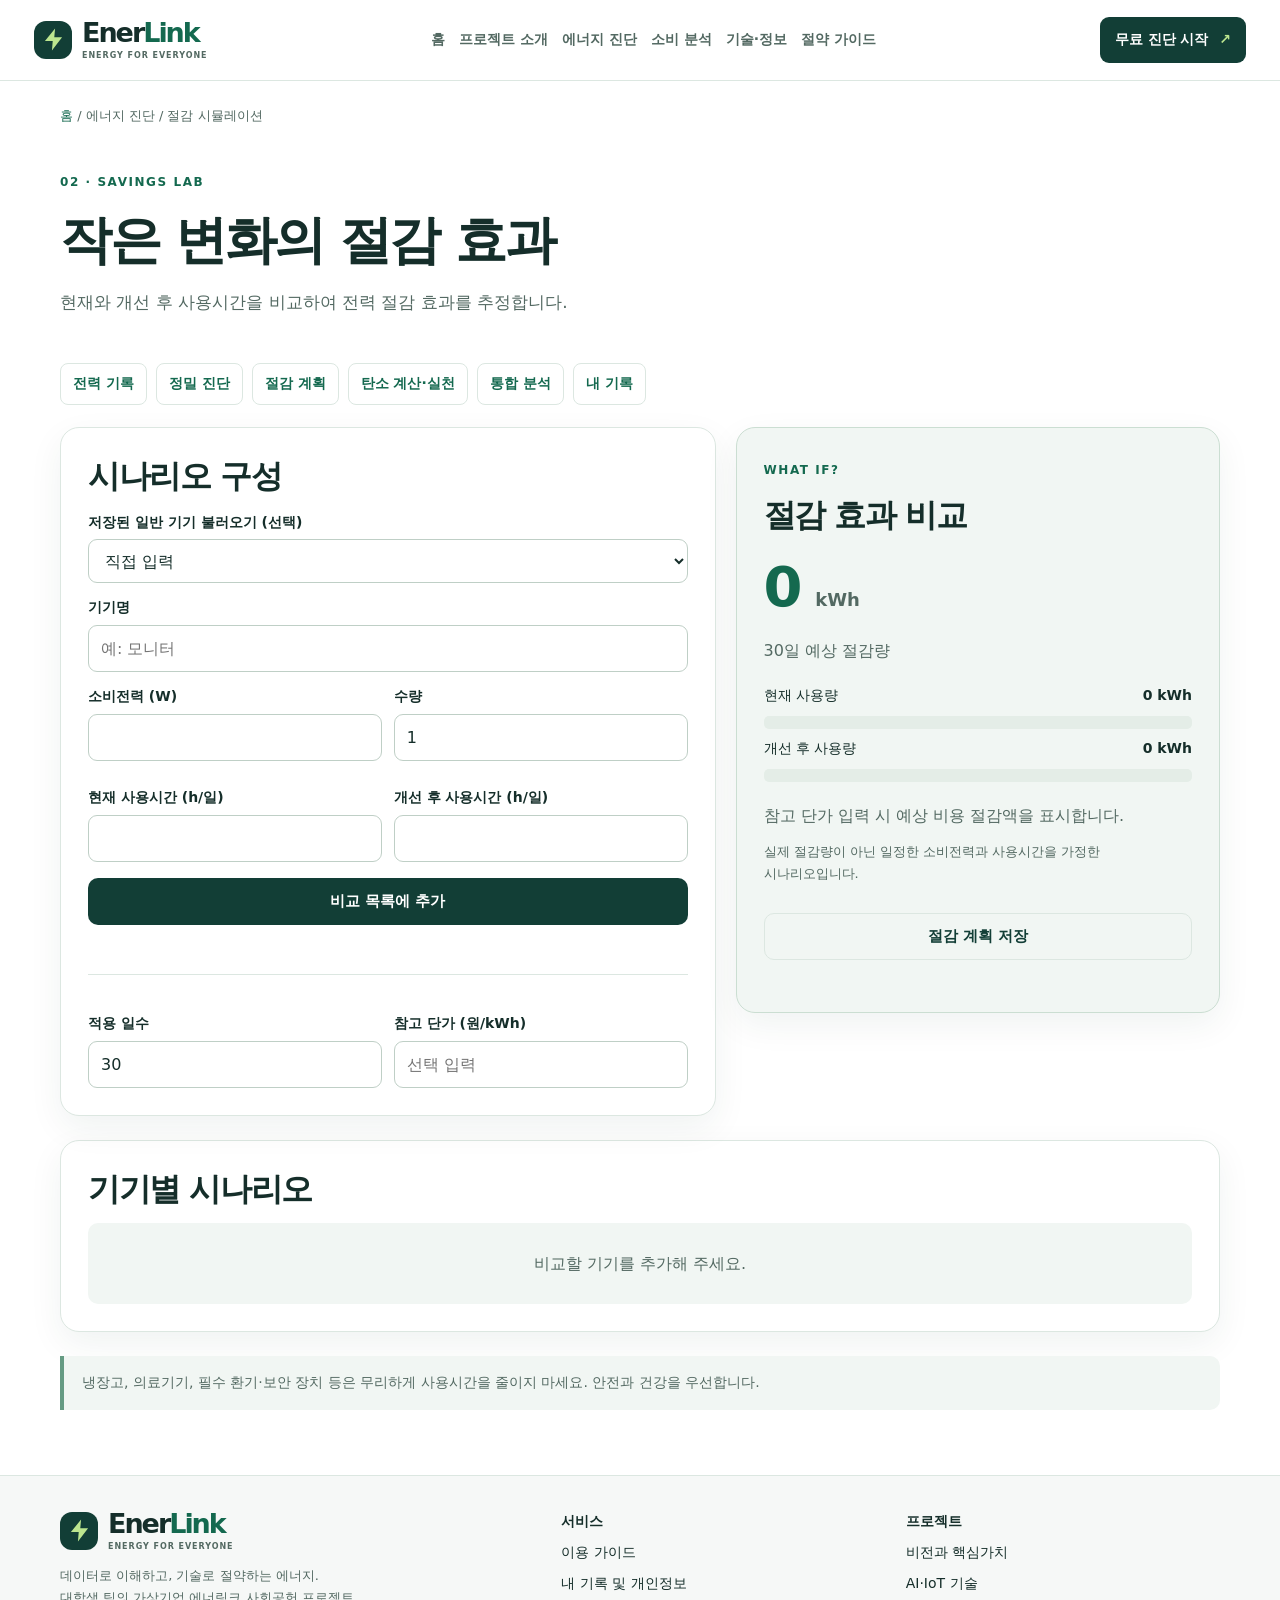
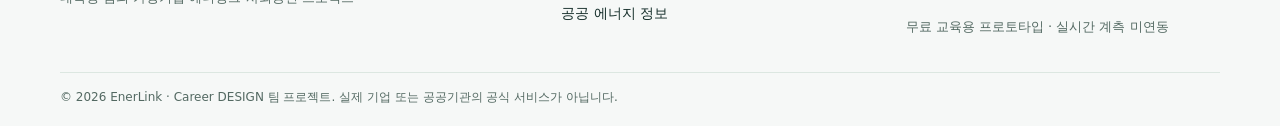
<file: carbon_record2.html>
<!doctype html>
<html lang="ko"><head><meta charset="utf-8"><meta name="viewport" content="width=device-width, initial-scale=1"><meta name="description" content="에너링크의 무료 에너지 관리 도구와 정보 나눔 프로젝트"><meta name="theme-color" content="#123e36"><title>절감 시뮬레이션 | EnerLink</title><style>:root{--ink:#152e2a;--green:#14694f;--dark:#123e36;--lime:#bce68f;--muted:#536962;--line:#dce7e1;--soft:#f1f6f3;--white:#fff;--radius:19px;--shadow:0 12px 34px #173e3110}
*{box-sizing:border-box}html{scroll-behavior:smooth}body{margin:0;background:#fff;color:var(--ink);font-family:"Pretendard","Noto Sans KR","Malgun Gothic",system-ui,sans-serif;font-size:16px;line-height:1.7;word-break:keep-all;overflow-wrap:anywhere}a{color:inherit;text-decoration:none}button,input,select{font:inherit}button,a,input,select{outline-offset:4px}button{cursor:pointer}a:focus-visible,button:focus-visible,input:focus-visible,select:focus-visible{outline:3px solid #368f72}h1,h2,h3,p{margin:0 0 12px}h1,h2,h3{line-height:1.34;letter-spacing:-.045em}h1{font-size:clamp(32px,4.6vw,52px);font-weight:800}h2{font-size:clamp(23px,2.8vw,32px)}h3{font-size:20px}p{color:var(--muted)}small,.hint,.tiny{font-size:13px;color:var(--muted)}.wrap{width:min(1160px,calc(100% - 48px));margin-inline:auto}.skip{position:absolute;left:12px;top:-100px;z-index:20;background:white;padding:10px}.skip:focus{top:10px}.site-header{position:sticky;top:0;z-index:10;background:#fffffff5;backdrop-filter:blur(16px);border-bottom:1px solid var(--line)}.navwrap{max-width:1260px;margin:auto;padding:17px 24px;display:flex;align-items:center;gap:30px;justify-content:space-between}.brand{display:inline-flex;align-items:center;gap:10px;font-size:27px;font-weight:850;letter-spacing:-.075em;line-height:1;color:var(--ink);white-space:nowrap}.brand-accent{color:var(--green)}.brand small{display:block;font-size:8px;letter-spacing:.12em;margin-top:6px;font-weight:750}.brandmark{width:38px;height:38px;background:var(--dark);color:var(--lime);border-radius:12px;display:grid;place-items:center}.brandmark svg{width:25px;height:25px}nav{display:flex;gap:22px;align-items:center}nav a{font-size:14px;font-weight:650;color:var(--muted);white-space:nowrap;padding:7px 0}nav a:hover,nav a[aria-current]{color:var(--green);border-bottom:2px solid var(--green)}.nav-cta{font-size:14px;font-weight:750;background:var(--dark);color:white;border-radius:9px;padding:11px 15px;white-space:nowrap}.nav-cta span{color:var(--lime);margin-left:6px}.nav-toggle{display:none}.hero{background:radial-gradient(ellipse at 85% 10%,#286550 0,transparent 48%),#123e36;color:white;padding:82px 0 76px}.hero-grid{display:grid;grid-template-columns:1.13fr .87fr;gap:60px;align-items:center}.eyebrow{display:inline-flex;align-items:center;gap:8px;color:var(--green);font-size:12px;letter-spacing:.13em;font-weight:800;margin-bottom:14px}.on-dark{color:var(--lime)}.dot{height:8px;width:8px;background:var(--lime);border-radius:50%;display:inline-block}.hero h1{font-size:clamp(37px,5.1vw,67px);letter-spacing:-.065em;margin:0 0 22px;line-height:1.22}.hero h1 em{font-style:normal;color:var(--lime)}.hero p{color:#d6e6dc;max-width:540px;font-size:18px}.hero-note{font-size:13px;color:#b4ccc1;margin-top:18px}.actions{display:flex;flex-wrap:wrap;align-items:center;gap:10px}.btn{display:inline-flex;align-items:center;justify-content:center;gap:12px;padding:12px 19px;min-height:45px;border:1px solid transparent;border-radius:10px;font-weight:750;font-size:15px;line-height:1.4;transition:background .15s,transform .15s}.btn:hover{transform:translateY(-1px)}.primary{background:var(--dark);color:white}.primary:hover{background:#20634e}.secondary{background:var(--soft);color:var(--dark);border-color:var(--line)}.secondary:hover{background:#e4f0e9}.light{background:var(--lime);color:#173b2b}.outline-light{border-color:#87a99b;color:white;background:transparent}.danger{color:#9b302a;border-color:#edd3d0;background:#fff}.full{width:100%;margin-top:16px}.hero-panel{padding:27px;border:1px solid #ffffff30;border-radius:22px;background:#ffffff0b;box-shadow:0 22px 80px #071a1740}.panel-top{display:flex;justify-content:space-between;align-items:flex-start;gap:12px}.panel-top h2{font-size:21px;color:#fff}.muted-light,.demo-label{font-size:11px;letter-spacing:.08em;color:#bcd4c7}.demo-label{border:1px solid #71998a;border-radius:6px;padding:3px 8px;white-space:nowrap}.hero-metric{display:grid;gap:2px;margin:16px 0}.hero-metric>span{color:#d3e4d9;font-size:13px}.hero-metric strong{font-size:44px;letter-spacing:-.04em;line-height:1.2}.hero-metric small{color:#bcd4c7;font-size:18px}.hero-chart{display:flex;gap:9px;align-items:end;height:125px;border-bottom:1px solid #72988a;padding:8px 0 0;background:repeating-linear-gradient(to top,transparent 0,transparent 30px,#ffffff10 30px,#ffffff10 31px)}.hero-chart div{flex:1;background:#83bd9c;border-radius:4px 4px 0 0;height:var(--h)}.hero-chart .peak{background:var(--lime)}.hero-axis{display:flex;justify-content:space-between;color:#bcd4c7;font-size:11px;margin-top:5px}.hero-bottom{display:flex;justify-content:space-between;align-items:center;gap:10px;padding-top:20px;font-size:13px;color:#d4e5dc}.hero-bottom b{color:#fff}.ring{display:grid;place-items:center;width:42px;height:42px;border:1px solid #bce68f88;border-radius:50%;color:var(--lime);font-size:25px}.hero-panel .tiny{font-size:11px;color:#a8c8b7;margin:14px 0 0}.section{padding:62px 0}.sectionhead{display:flex;align-items:end;justify-content:space-between;gap:22px;margin-bottom:24px}.sectionhead h2,.sectionhead p{margin-bottom:0}.sectionhead p{max-width:390px;font-size:14px}.compact{align-items:center;flex-wrap:wrap;margin-bottom:16px}.grid{display:grid;gap:20px}.two{grid-template-columns:repeat(2,minmax(0,1fr))}.three{grid-template-columns:repeat(3,minmax(0,1fr))}.four{grid-template-columns:repeat(4,minmax(0,1fr))}.card{padding:27px;border:1px solid var(--line);border-radius:var(--radius);background:white;box-shadow:var(--shadow);min-width:0}.feature{display:flex;flex-direction:column;min-height:210px}.feature p{font-size:15px;flex:1}.num{display:inline-block;color:var(--green);font-size:13px;font-weight:800;letter-spacing:.08em;margin-bottom:17px}.textlink{display:inline-block;color:var(--green);font-weight:750;font-size:15px}.textlink:hover{text-decoration:underline}.soft{background:var(--soft)}.mission{display:grid;grid-template-columns:1fr 1.2fr;gap:40px}.tags{display:flex;gap:8px;flex-wrap:wrap;margin:16px 0}.tags span{padding:5px 13px;background:var(--soft);border:1px solid var(--line);border-radius:999px;color:var(--green);font-size:13px;font-weight:750}.footer{background:#f6f8f7;border-top:1px solid var(--line);padding:34px 0 18px}.footgrid{display:grid;grid-template-columns:1.5fr 1fr 1fr;gap:30px}.footgrid>div:not(:first-child){display:flex;flex-direction:column;gap:7px;font-size:14px}.footgrid p{font-size:13px;margin-top:14px}.footgrid a:not(.brand):hover{text-decoration:underline}.copyright{font-size:12px;color:var(--muted);border-top:1px solid var(--line);padding-top:14px;margin-top:22px}.page{min-height:64vh;padding-bottom:65px}.breadcrumb{font-size:13px;color:var(--muted);padding:24px 0}.breadcrumb a{color:var(--green)}.pagehead{padding:16px 0 34px;max-width:900px}.pagehead p{font-size:17px}.page .section{padding:36px 0}.banner{padding:38px;background:var(--dark);color:white;border-radius:var(--radius)}.banner p{color:#d6e6dc}.notice{border-left:4px solid #659b83;background:var(--soft);padding:15px 18px;font-size:14px;color:var(--muted);margin-top:24px;border-radius:0 10px 10px 0}.space{margin-top:24px}.formula{padding:18px;background:var(--soft);border-radius:12px;font-weight:750;margin:18px 0;color:var(--dark)}.process>div{border-left:2px solid var(--line);padding-left:14px}.process p{font-size:14px}.resource .textlink{display:block;margin-top:8px}.toolgrid{grid-template-columns:1.15fr .85fr;align-items:start}.fields{gap:12px}label{display:block;font-size:14px;font-weight:720;margin:13px 0 5px}input,select{width:100%;min-height:44px;padding:9px 12px;border:1px solid #bfcfc6;border-radius:9px;background:#fff;color:var(--ink);min-width:0}input:focus,select:focus{border-color:var(--green)}.status{font-size:13px;margin:8px 0 0;min-height:1.3em;color:var(--green)}.status.error{color:#a32b24}.resultcard{background:var(--soft);border-color:#cbded2}.resultbig{font-size:clamp(34px,5vw,56px);font-weight:800;color:var(--green);line-height:1.15;letter-spacing:-.06em;margin:18px 0}.resultbig small{font-size:18px;letter-spacing:0}.stat{font-size:30px;font-weight:800;letter-spacing:-.04em;color:var(--dark)}hr{border:0;border-top:1px solid var(--line);margin:24px 0}.tablewrap{overflow-x:auto}table{border-collapse:collapse;width:100%;font-size:14px;text-align:left}th,td{padding:12px 10px;border-bottom:1px solid var(--line);vertical-align:top}th{background:var(--soft);font-size:13px;white-space:nowrap}td:not(:first-child){white-space:nowrap}.mini{border:1px solid var(--line);color:var(--dark);background:white;border-radius:7px;padding:4px 8px;font-size:12px}.empty{padding:27px 12px;text-align:center;color:var(--muted);background:var(--soft);border-radius:10px}.toolbar{display:flex;align-items:end;gap:12px;flex-wrap:wrap}.toolbar>div{flex:1;min-width:150px}.toolbar label{margin-top:0}.kpis{margin:22px 0}.kpi{padding:22px}.kpi .stat{margin:6px 0}.kpi p{font-size:13px}.bars{display:grid;gap:13px;margin-top:20px}.barline{display:grid;grid-template-columns:minmax(70px,125px) 1fr minmax(80px,110px);align-items:center;gap:12px;font-size:13px}.track{height:13px;background:#e4ede7;border-radius:5px;overflow:hidden}.fill{height:100%;background:#408b70;border-radius:5px}.barval{text-align:right;font-variant-numeric:tabular-nums;white-space:nowrap}.chartsvg{width:100%;height:auto;display:block;margin-top:16px}.insight{padding:15px 18px;border-radius:11px;background:var(--soft);margin-top:14px}.insight p{margin:4px 0}.no-margin{margin:0}.compare{display:grid;gap:8px;margin:20px 0}.compare-row{display:flex;justify-content:space-between;gap:12px;font-size:14px}.subnav{display:flex;gap:10px;flex-wrap:wrap}
@media(max-width:920px){.navwrap{gap:12px}nav{gap:12px}nav a{font-size:13px}.nav-cta{display:none}.hero-grid{gap:30px}.four{grid-template-columns:repeat(2,minmax(0,1fr))}}
@media(max-width:690px){.wrap{width:calc(100% - 32px)}.navwrap{padding:13px 16px;flex-wrap:wrap}.nav-toggle{display:block;border:1px solid var(--line);background:white;border-radius:8px;padding:6px 10px;color:var(--dark)}nav{display:none;flex-basis:100%;flex-direction:column;align-items:stretch;gap:2px}nav.open{display:flex}nav a{padding:10px}.hero{padding:44px 0}.hero-grid,.two,.three,.toolgrid,.mission,.footgrid{grid-template-columns:1fr}.fields.two{grid-template-columns:repeat(2,minmax(0,1fr))}.hero-panel{padding:20px}.hero h1{font-size:clamp(34px,8vw,50px)}.hero p{font-size:16px}.section{padding:38px 0}.sectionhead{align-items:start;flex-direction:column;gap:10px}.card{padding:20px}.feature{min-height:0}.pagehead{padding:10px 0 25px}.banner{padding:25px}.barline{grid-template-columns:85px 1fr 85px;gap:6px}.toolbar>div{min-width:130px}.footer{padding-top:25px}.kpi .stat{font-size:26px}}
@media(prefers-reduced-motion:reduce){*{scroll-behavior:auto!important;transition:none!important}}

.toolnav{display:flex;flex-wrap:wrap;gap:9px;margin:0 0 22px}.toolnav a{padding:8px 12px;border:1px solid #dce7e1;border-radius:8px;color:#14694f;font-weight:700;font-size:14px}.guide-grid{display:grid;grid-template-columns:repeat(3,minmax(0,1fr));gap:18px}.guide-stat{font-size:clamp(28px,4vw,43px);font-weight:850;color:#14694f;letter-spacing:-.05em}.guide-grid ul{padding-left:20px;color:#536962}.guide-grid li{margin-bottom:8px}.metric-strip{display:grid;grid-template-columns:repeat(3,minmax(0,1fr));gap:10px;margin:14px 0}.metric-strip>div{padding:14px;background:#e7f1eb;border-radius:10px}.metric-strip strong{display:block;font-size:24px;color:#14694f}.factor-row{display:grid;grid-template-columns:1fr 1.3fr .7fr;gap:12px;align-items:end;margin:12px 0}.factor-row label{font-size:13px}.factor-value{font-size:13px;color:#536962;padding:10px 0}.source-links a{display:block;color:#14694f;text-decoration:underline;font-size:14px;margin:8px 0}.navwrap{gap:15px}.site-header nav{gap:14px}.tablewrap table{min-width:500px}@media(max-width:900px){.guide-grid{grid-template-columns:repeat(2,minmax(0,1fr))}}@media(max-width:690px){.guide-grid,.metric-strip{grid-template-columns:1fr}.factor-row{grid-template-columns:1fr 1fr}.factor-value{grid-column:1/-1;padding:0}.site-header nav{gap:3px}}
</style><script src="./enerlink-v3.js" defer></script></head>
<body data-page="carbon_record2.html"><a href="#main" class="skip">본문 바로가기</a><header class="site-header"><div class="navwrap"><a class="brand" href="index.html"><span class="brandmark" aria-hidden="true"><svg width="25" height="25" viewBox="0 0 32 32" fill="none"><path d="M18 2 5 18h10l-1 12 13-17H17z" fill="currentColor"/></svg></span><span>Ener<span class="brand-accent">Link</span><small>ENERGY FOR EVERYONE</small></span></a><button class="nav-toggle" id="nav-toggle" aria-expanded="false" aria-controls="navigation">메뉴 ☰</button><nav id="navigation" aria-label="주 메뉴"><a href="index.html" >홈</a><a href="purpose.html" >프로젝트 소개</a><a href="record.html" >에너지 진단</a><a href="report_analysis.html" >소비 분석</a><a href="international_policy.html" >기술·정보</a><a href="energy_guide.html">절약 가이드</a></nav><a class="nav-cta" href="carbon_record.html">무료 진단 시작 <span>↗</span></a></div></header>
<main id="main" class="wrap page"><div class="breadcrumb"><a href="index.html">홈</a> / 에너지 진단 / 절감 시뮬레이션</div><div class="pagehead"><span class="eyebrow">02 · SAVINGS LAB</span><h1>작은 변화의 절감 효과</h1><p>현재와 개선 후 사용시간을 비교하여 전력 절감 효과를 추정합니다.</p></div><div class="toolnav"><a href="carbon_record.html">전력 기록</a><a href="advanced.html">정밀 진단</a><a href="carbon_record2.html">절감 계획</a><a href="carbon_footprint.html">탄소 계산·실천</a><a href="report_analysis.html">통합 분석</a><a href="usage_status.html">내 기록</a></div><div class="grid toolgrid"><section class="card"><h2>시나리오 구성</h2><form id="scenario-form"><label for="scenario-record">저장된 일반 기기 불러오기 (선택)</label><select id="scenario-record"><option value="">직접 입력</option></select><label for="s-device">기기명</label><input id="s-device" maxlength="60" required placeholder="예: 모니터"><div class="grid two fields"><div><label for="s-watts">소비전력 (W)</label><input id="s-watts" type="number" min="0" max="100000" step="any" required></div><div><label for="s-qty">수량</label><input id="s-qty" type="number" min="1" max="10000" step="1" value="1" required></div><div><label for="s-before">현재 사용시간 (h/일)</label><input id="s-before" type="number" min="0" max="24" step="any" required></div><div><label for="s-after">개선 후 사용시간 (h/일)</label><input id="s-after" type="number" min="0" max="24" step="any" required></div></div><button class="btn primary full" type="submit">비교 목록에 추가</button><p id="scenario-msg" class="status" role="status"></p></form><hr><div class="grid two fields"><div><label for="s-days">적용 일수</label><input id="s-days" type="number" min="1" max="366" step="1" value="30"></div><div><label for="s-rate">참고 단가 (원/kWh)</label><input id="s-rate" type="number" min="0" max="10000" step="any" placeholder="선택 입력"></div></div></section><section class="card resultcard"><span class="eyebrow">WHAT IF?</span><h2>절감 효과 비교</h2><div id="scenario-summary"></div><p class="hint">실제 절감량이 아닌 일정한 소비전력과 사용시간을 가정한 시나리오입니다.</p><button id="save-scenario" class="btn secondary full" type="button">절감 계획 저장</button><p id="save-msg" class="status" role="status"></p></section></div><section class="card space"><h2>기기별 시나리오</h2><div id="scenario-table"></div></section><div class="notice">냉장고, 의료기기, 필수 환기·보안 장치 등은 무리하게 사용시간을 줄이지 마세요. 안전과 건강을 우선합니다.</div></main>
<footer class="footer"><div class="wrap footgrid"><div><a class="brand" href="index.html"><span class="brandmark" aria-hidden="true"><svg width="25" height="25" viewBox="0 0 32 32" fill="none"><path d="M18 2 5 18h10l-1 12 13-17H17z" fill="currentColor"/></svg></span><span>Ener<span class="brand-accent">Link</span><small>ENERGY FOR EVERYONE</small></span></a><p>데이터로 이해하고, 기술로 절약하는 에너지.<br>대학생 팀의 가상기업 에너링크 사회공헌 프로젝트</p></div><div><strong>서비스</strong><a href="howtouse.html">이용 가이드</a><a href="usage_status.html">내 기록 및 개인정보</a><a href="domestic_policy.html">공공 에너지 정보</a></div><div><strong>프로젝트</strong><a href="purpose.html">비전과 핵심가치</a><a href="international_policy.html">AI·IoT 기술</a><p>무료 교육용 프로토타입 · 실시간 계측 미연동</p></div></div><div class="wrap copyright">© 2026 EnerLink · Career DESIGN 팀 프로젝트. 실제 기업 또는 공공기관의 공식 서비스가 아닙니다.</div></footer></body></html>
</file>
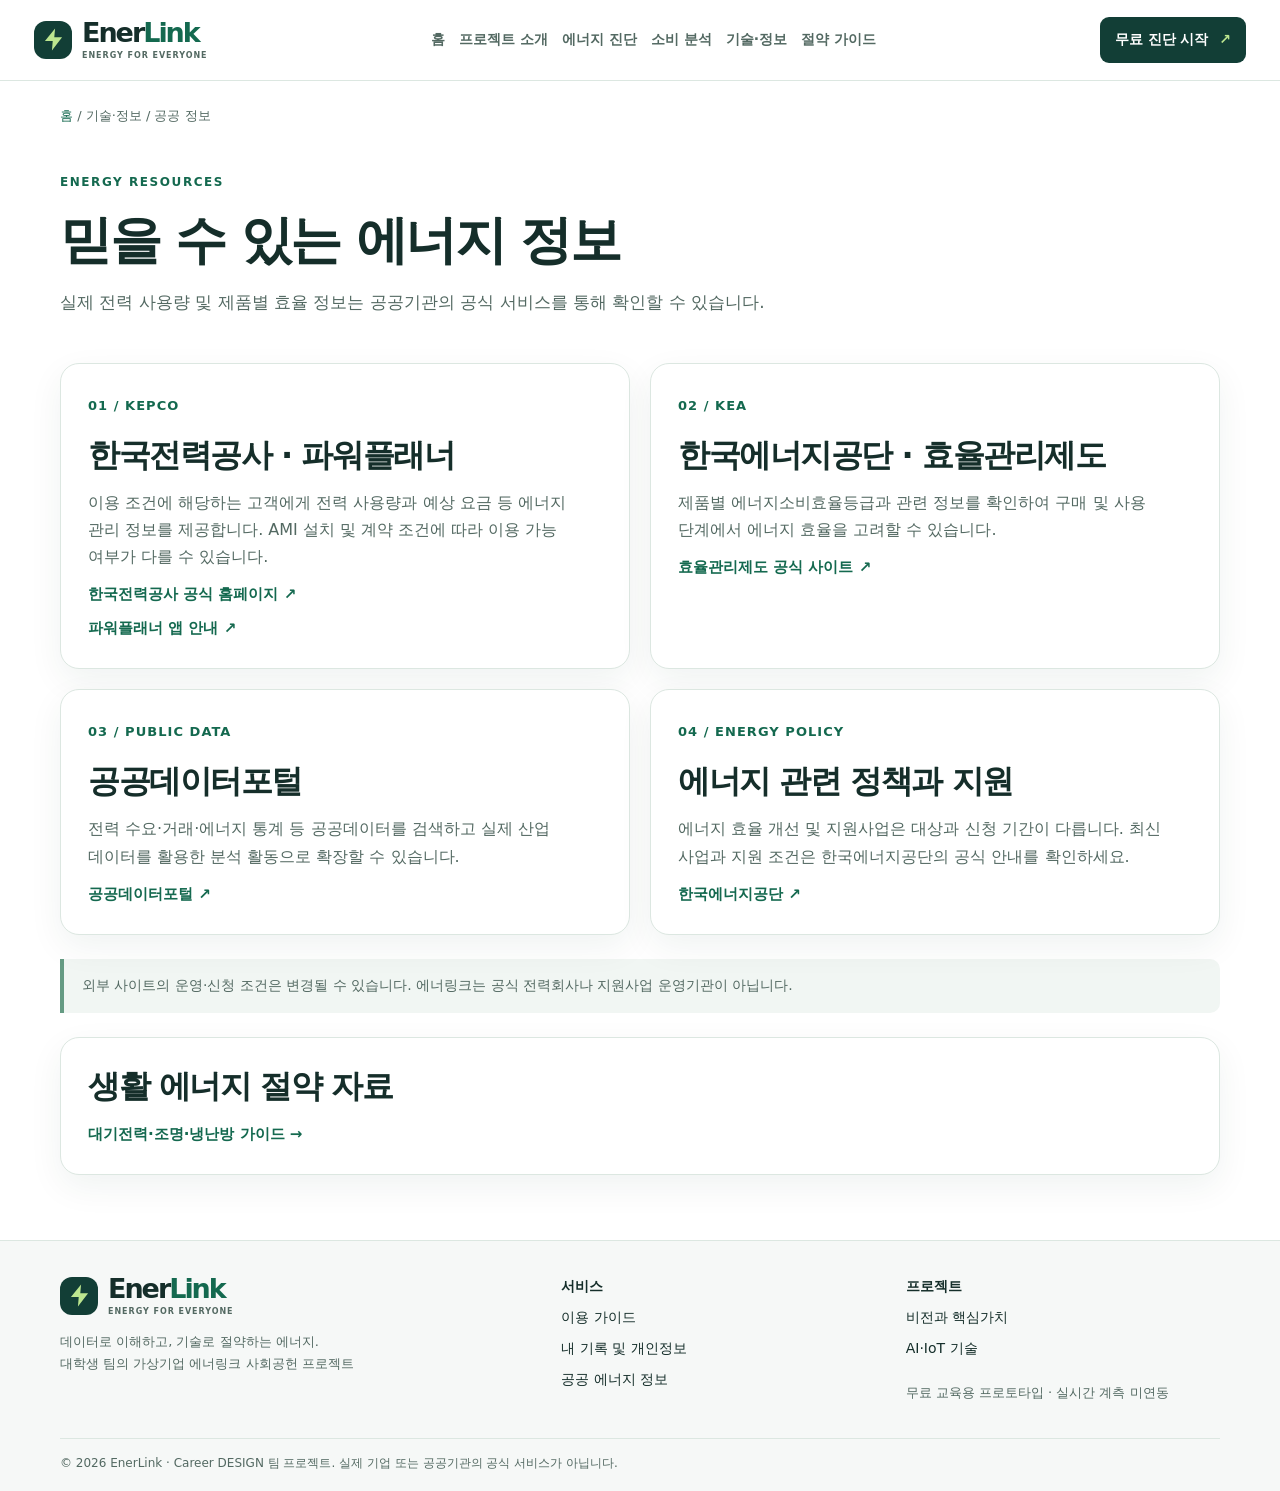
<file: domestic_policy.html>
<!doctype html>
<html lang="ko"><head><meta charset="utf-8"><meta name="viewport" content="width=device-width, initial-scale=1"><meta name="description" content="에너링크의 무료 에너지 관리 도구와 정보 나눔 프로젝트"><meta name="theme-color" content="#123e36"><title>공공 에너지 정보 | EnerLink</title><style>:root{--ink:#152e2a;--green:#14694f;--dark:#123e36;--lime:#bce68f;--muted:#536962;--line:#dce7e1;--soft:#f1f6f3;--white:#fff;--radius:19px;--shadow:0 12px 34px #173e3110}
*{box-sizing:border-box}html{scroll-behavior:smooth}body{margin:0;background:#fff;color:var(--ink);font-family:"Pretendard","Noto Sans KR","Malgun Gothic",system-ui,sans-serif;font-size:16px;line-height:1.7;word-break:keep-all;overflow-wrap:anywhere}a{color:inherit;text-decoration:none}button,input,select{font:inherit}button,a,input,select{outline-offset:4px}button{cursor:pointer}a:focus-visible,button:focus-visible,input:focus-visible,select:focus-visible{outline:3px solid #368f72}h1,h2,h3,p{margin:0 0 12px}h1,h2,h3{line-height:1.34;letter-spacing:-.045em}h1{font-size:clamp(32px,4.6vw,52px);font-weight:800}h2{font-size:clamp(23px,2.8vw,32px)}h3{font-size:20px}p{color:var(--muted)}small,.hint,.tiny{font-size:13px;color:var(--muted)}.wrap{width:min(1160px,calc(100% - 48px));margin-inline:auto}.skip{position:absolute;left:12px;top:-100px;z-index:20;background:white;padding:10px}.skip:focus{top:10px}.site-header{position:sticky;top:0;z-index:10;background:#fffffff5;backdrop-filter:blur(16px);border-bottom:1px solid var(--line)}.navwrap{max-width:1260px;margin:auto;padding:17px 24px;display:flex;align-items:center;gap:30px;justify-content:space-between}.brand{display:inline-flex;align-items:center;gap:10px;font-size:27px;font-weight:850;letter-spacing:-.075em;line-height:1;color:var(--ink);white-space:nowrap}.brand-accent{color:var(--green)}.brand small{display:block;font-size:8px;letter-spacing:.12em;margin-top:6px;font-weight:750}.brandmark{width:38px;height:38px;background:var(--dark);color:var(--lime);border-radius:12px;display:grid;place-items:center}.brandmark svg{width:25px;height:25px}nav{display:flex;gap:22px;align-items:center}nav a{font-size:14px;font-weight:650;color:var(--muted);white-space:nowrap;padding:7px 0}nav a:hover,nav a[aria-current]{color:var(--green);border-bottom:2px solid var(--green)}.nav-cta{font-size:14px;font-weight:750;background:var(--dark);color:white;border-radius:9px;padding:11px 15px;white-space:nowrap}.nav-cta span{color:var(--lime);margin-left:6px}.nav-toggle{display:none}.hero{background:radial-gradient(ellipse at 85% 10%,#286550 0,transparent 48%),#123e36;color:white;padding:82px 0 76px}.hero-grid{display:grid;grid-template-columns:1.13fr .87fr;gap:60px;align-items:center}.eyebrow{display:inline-flex;align-items:center;gap:8px;color:var(--green);font-size:12px;letter-spacing:.13em;font-weight:800;margin-bottom:14px}.on-dark{color:var(--lime)}.dot{height:8px;width:8px;background:var(--lime);border-radius:50%;display:inline-block}.hero h1{font-size:clamp(37px,5.1vw,67px);letter-spacing:-.065em;margin:0 0 22px;line-height:1.22}.hero h1 em{font-style:normal;color:var(--lime)}.hero p{color:#d6e6dc;max-width:540px;font-size:18px}.hero-note{font-size:13px;color:#b4ccc1;margin-top:18px}.actions{display:flex;flex-wrap:wrap;align-items:center;gap:10px}.btn{display:inline-flex;align-items:center;justify-content:center;gap:12px;padding:12px 19px;min-height:45px;border:1px solid transparent;border-radius:10px;font-weight:750;font-size:15px;line-height:1.4;transition:background .15s,transform .15s}.btn:hover{transform:translateY(-1px)}.primary{background:var(--dark);color:white}.primary:hover{background:#20634e}.secondary{background:var(--soft);color:var(--dark);border-color:var(--line)}.secondary:hover{background:#e4f0e9}.light{background:var(--lime);color:#173b2b}.outline-light{border-color:#87a99b;color:white;background:transparent}.danger{color:#9b302a;border-color:#edd3d0;background:#fff}.full{width:100%;margin-top:16px}.hero-panel{padding:27px;border:1px solid #ffffff30;border-radius:22px;background:#ffffff0b;box-shadow:0 22px 80px #071a1740}.panel-top{display:flex;justify-content:space-between;align-items:flex-start;gap:12px}.panel-top h2{font-size:21px;color:#fff}.muted-light,.demo-label{font-size:11px;letter-spacing:.08em;color:#bcd4c7}.demo-label{border:1px solid #71998a;border-radius:6px;padding:3px 8px;white-space:nowrap}.hero-metric{display:grid;gap:2px;margin:16px 0}.hero-metric>span{color:#d3e4d9;font-size:13px}.hero-metric strong{font-size:44px;letter-spacing:-.04em;line-height:1.2}.hero-metric small{color:#bcd4c7;font-size:18px}.hero-chart{display:flex;gap:9px;align-items:end;height:125px;border-bottom:1px solid #72988a;padding:8px 0 0;background:repeating-linear-gradient(to top,transparent 0,transparent 30px,#ffffff10 30px,#ffffff10 31px)}.hero-chart div{flex:1;background:#83bd9c;border-radius:4px 4px 0 0;height:var(--h)}.hero-chart .peak{background:var(--lime)}.hero-axis{display:flex;justify-content:space-between;color:#bcd4c7;font-size:11px;margin-top:5px}.hero-bottom{display:flex;justify-content:space-between;align-items:center;gap:10px;padding-top:20px;font-size:13px;color:#d4e5dc}.hero-bottom b{color:#fff}.ring{display:grid;place-items:center;width:42px;height:42px;border:1px solid #bce68f88;border-radius:50%;color:var(--lime);font-size:25px}.hero-panel .tiny{font-size:11px;color:#a8c8b7;margin:14px 0 0}.section{padding:62px 0}.sectionhead{display:flex;align-items:end;justify-content:space-between;gap:22px;margin-bottom:24px}.sectionhead h2,.sectionhead p{margin-bottom:0}.sectionhead p{max-width:390px;font-size:14px}.compact{align-items:center;flex-wrap:wrap;margin-bottom:16px}.grid{display:grid;gap:20px}.two{grid-template-columns:repeat(2,minmax(0,1fr))}.three{grid-template-columns:repeat(3,minmax(0,1fr))}.four{grid-template-columns:repeat(4,minmax(0,1fr))}.card{padding:27px;border:1px solid var(--line);border-radius:var(--radius);background:white;box-shadow:var(--shadow);min-width:0}.feature{display:flex;flex-direction:column;min-height:210px}.feature p{font-size:15px;flex:1}.num{display:inline-block;color:var(--green);font-size:13px;font-weight:800;letter-spacing:.08em;margin-bottom:17px}.textlink{display:inline-block;color:var(--green);font-weight:750;font-size:15px}.textlink:hover{text-decoration:underline}.soft{background:var(--soft)}.mission{display:grid;grid-template-columns:1fr 1.2fr;gap:40px}.tags{display:flex;gap:8px;flex-wrap:wrap;margin:16px 0}.tags span{padding:5px 13px;background:var(--soft);border:1px solid var(--line);border-radius:999px;color:var(--green);font-size:13px;font-weight:750}.footer{background:#f6f8f7;border-top:1px solid var(--line);padding:34px 0 18px}.footgrid{display:grid;grid-template-columns:1.5fr 1fr 1fr;gap:30px}.footgrid>div:not(:first-child){display:flex;flex-direction:column;gap:7px;font-size:14px}.footgrid p{font-size:13px;margin-top:14px}.footgrid a:not(.brand):hover{text-decoration:underline}.copyright{font-size:12px;color:var(--muted);border-top:1px solid var(--line);padding-top:14px;margin-top:22px}.page{min-height:64vh;padding-bottom:65px}.breadcrumb{font-size:13px;color:var(--muted);padding:24px 0}.breadcrumb a{color:var(--green)}.pagehead{padding:16px 0 34px;max-width:900px}.pagehead p{font-size:17px}.page .section{padding:36px 0}.banner{padding:38px;background:var(--dark);color:white;border-radius:var(--radius)}.banner p{color:#d6e6dc}.notice{border-left:4px solid #659b83;background:var(--soft);padding:15px 18px;font-size:14px;color:var(--muted);margin-top:24px;border-radius:0 10px 10px 0}.space{margin-top:24px}.formula{padding:18px;background:var(--soft);border-radius:12px;font-weight:750;margin:18px 0;color:var(--dark)}.process>div{border-left:2px solid var(--line);padding-left:14px}.process p{font-size:14px}.resource .textlink{display:block;margin-top:8px}.toolgrid{grid-template-columns:1.15fr .85fr;align-items:start}.fields{gap:12px}label{display:block;font-size:14px;font-weight:720;margin:13px 0 5px}input,select{width:100%;min-height:44px;padding:9px 12px;border:1px solid #bfcfc6;border-radius:9px;background:#fff;color:var(--ink);min-width:0}input:focus,select:focus{border-color:var(--green)}.status{font-size:13px;margin:8px 0 0;min-height:1.3em;color:var(--green)}.status.error{color:#a32b24}.resultcard{background:var(--soft);border-color:#cbded2}.resultbig{font-size:clamp(34px,5vw,56px);font-weight:800;color:var(--green);line-height:1.15;letter-spacing:-.06em;margin:18px 0}.resultbig small{font-size:18px;letter-spacing:0}.stat{font-size:30px;font-weight:800;letter-spacing:-.04em;color:var(--dark)}hr{border:0;border-top:1px solid var(--line);margin:24px 0}.tablewrap{overflow-x:auto}table{border-collapse:collapse;width:100%;font-size:14px;text-align:left}th,td{padding:12px 10px;border-bottom:1px solid var(--line);vertical-align:top}th{background:var(--soft);font-size:13px;white-space:nowrap}td:not(:first-child){white-space:nowrap}.mini{border:1px solid var(--line);color:var(--dark);background:white;border-radius:7px;padding:4px 8px;font-size:12px}.empty{padding:27px 12px;text-align:center;color:var(--muted);background:var(--soft);border-radius:10px}.toolbar{display:flex;align-items:end;gap:12px;flex-wrap:wrap}.toolbar>div{flex:1;min-width:150px}.toolbar label{margin-top:0}.kpis{margin:22px 0}.kpi{padding:22px}.kpi .stat{margin:6px 0}.kpi p{font-size:13px}.bars{display:grid;gap:13px;margin-top:20px}.barline{display:grid;grid-template-columns:minmax(70px,125px) 1fr minmax(80px,110px);align-items:center;gap:12px;font-size:13px}.track{height:13px;background:#e4ede7;border-radius:5px;overflow:hidden}.fill{height:100%;background:#408b70;border-radius:5px}.barval{text-align:right;font-variant-numeric:tabular-nums;white-space:nowrap}.chartsvg{width:100%;height:auto;display:block;margin-top:16px}.insight{padding:15px 18px;border-radius:11px;background:var(--soft);margin-top:14px}.insight p{margin:4px 0}.no-margin{margin:0}.compare{display:grid;gap:8px;margin:20px 0}.compare-row{display:flex;justify-content:space-between;gap:12px;font-size:14px}.subnav{display:flex;gap:10px;flex-wrap:wrap}
@media(max-width:920px){.navwrap{gap:12px}nav{gap:12px}nav a{font-size:13px}.nav-cta{display:none}.hero-grid{gap:30px}.four{grid-template-columns:repeat(2,minmax(0,1fr))}}
@media(max-width:690px){.wrap{width:calc(100% - 32px)}.navwrap{padding:13px 16px;flex-wrap:wrap}.nav-toggle{display:block;border:1px solid var(--line);background:white;border-radius:8px;padding:6px 10px;color:var(--dark)}nav{display:none;flex-basis:100%;flex-direction:column;align-items:stretch;gap:2px}nav.open{display:flex}nav a{padding:10px}.hero{padding:44px 0}.hero-grid,.two,.three,.toolgrid,.mission,.footgrid{grid-template-columns:1fr}.fields.two{grid-template-columns:repeat(2,minmax(0,1fr))}.hero-panel{padding:20px}.hero h1{font-size:clamp(34px,8vw,50px)}.hero p{font-size:16px}.section{padding:38px 0}.sectionhead{align-items:start;flex-direction:column;gap:10px}.card{padding:20px}.feature{min-height:0}.pagehead{padding:10px 0 25px}.banner{padding:25px}.barline{grid-template-columns:85px 1fr 85px;gap:6px}.toolbar>div{min-width:130px}.footer{padding-top:25px}.kpi .stat{font-size:26px}}
@media(prefers-reduced-motion:reduce){*{scroll-behavior:auto!important;transition:none!important}}

.toolnav{display:flex;flex-wrap:wrap;gap:9px;margin:0 0 22px}.toolnav a{padding:8px 12px;border:1px solid #dce7e1;border-radius:8px;color:#14694f;font-weight:700;font-size:14px}.guide-grid{display:grid;grid-template-columns:repeat(3,minmax(0,1fr));gap:18px}.guide-stat{font-size:clamp(28px,4vw,43px);font-weight:850;color:#14694f;letter-spacing:-.05em}.guide-grid ul{padding-left:20px;color:#536962}.guide-grid li{margin-bottom:8px}.metric-strip{display:grid;grid-template-columns:repeat(3,minmax(0,1fr));gap:10px;margin:14px 0}.metric-strip>div{padding:14px;background:#e7f1eb;border-radius:10px}.metric-strip strong{display:block;font-size:24px;color:#14694f}.factor-row{display:grid;grid-template-columns:1fr 1.3fr .7fr;gap:12px;align-items:end;margin:12px 0}.factor-row label{font-size:13px}.factor-value{font-size:13px;color:#536962;padding:10px 0}.source-links a{display:block;color:#14694f;text-decoration:underline;font-size:14px;margin:8px 0}.navwrap{gap:15px}.site-header nav{gap:14px}.tablewrap table{min-width:500px}@media(max-width:900px){.guide-grid{grid-template-columns:repeat(2,minmax(0,1fr))}}@media(max-width:690px){.guide-grid,.metric-strip{grid-template-columns:1fr}.factor-row{grid-template-columns:1fr 1fr}.factor-value{grid-column:1/-1;padding:0}.site-header nav{gap:3px}}
</style><script src="./enerlink-v3.js" defer></script></head>
<body data-page="domestic_policy.html"><a href="#main" class="skip">본문 바로가기</a><header class="site-header"><div class="navwrap"><a class="brand" href="index.html"><span class="brandmark" aria-hidden="true"><svg width="25" height="25" viewBox="0 0 32 32" fill="none"><path d="M18 2 5 18h10l-1 12 13-17H17z" fill="currentColor"/></svg></span><span>Ener<span class="brand-accent">Link</span><small>ENERGY FOR EVERYONE</small></span></a><button class="nav-toggle" id="nav-toggle" aria-expanded="false" aria-controls="navigation">메뉴 ☰</button><nav id="navigation" aria-label="주 메뉴"><a href="index.html" >홈</a><a href="purpose.html" >프로젝트 소개</a><a href="record.html" >에너지 진단</a><a href="report_analysis.html" >소비 분석</a><a href="international_policy.html" >기술·정보</a><a href="energy_guide.html">절약 가이드</a></nav><a class="nav-cta" href="carbon_record.html">무료 진단 시작 <span>↗</span></a></div></header>
<main id="main" class="wrap page"><div class="breadcrumb"><a href="index.html">홈</a> / 기술·정보 / 공공 정보</div><div class="pagehead"><span class="eyebrow">ENERGY RESOURCES</span><h1>믿을 수 있는 에너지 정보</h1><p>실제 전력 사용량 및 제품별 효율 정보는 공공기관의 공식 서비스를 통해 확인할 수 있습니다.</p></div><div class="grid two"><article class="card resource"><span class="num">01 / KEPCO</span><h2>한국전력공사 · 파워플래너</h2><p>이용 조건에 해당하는 고객에게 전력 사용량과 예상 요금 등 에너지 관리 정보를 제공합니다. AMI 설치 및 계약 조건에 따라 이용 가능 여부가 다를 수 있습니다.</p><a class="textlink" href="https://www.kepco.co.kr/" target="_blank" rel="noopener noreferrer">한국전력공사 공식 홈페이지 ↗</a><a class="textlink" href="https://play.google.com/store/apps/details?id=kr.co.kepco.pp" target="_blank" rel="noopener noreferrer">파워플래너 앱 안내 ↗</a></article><article class="card resource"><span class="num">02 / KEA</span><h2>한국에너지공단 · 효율관리제도</h2><p>제품별 에너지소비효율등급과 관련 정보를 확인하여 구매 및 사용 단계에서 에너지 효율을 고려할 수 있습니다.</p><a class="textlink" href="https://eep.energy.or.kr/" target="_blank" rel="noopener noreferrer">효율관리제도 공식 사이트 ↗</a></article><article class="card resource"><span class="num">03 / PUBLIC DATA</span><h2>공공데이터포털</h2><p>전력 수요·거래·에너지 통계 등 공공데이터를 검색하고 실제 산업 데이터를 활용한 분석 활동으로 확장할 수 있습니다.</p><a class="textlink" href="https://www.data.go.kr/" target="_blank" rel="noopener noreferrer">공공데이터포털 ↗</a></article><article class="card resource"><span class="num">04 / ENERGY POLICY</span><h2>에너지 관련 정책과 지원</h2><p>에너지 효율 개선 및 지원사업은 대상과 신청 기간이 다릅니다. 최신 사업과 지원 조건은 한국에너지공단의 공식 안내를 확인하세요.</p><a class="textlink" href="https://www.energy.or.kr/" target="_blank" rel="noopener noreferrer">한국에너지공단 ↗</a></article></div><div class="notice">외부 사이트의 운영·신청 조건은 변경될 수 있습니다. 에너링크는 공식 전력회사나 지원사업 운영기관이 아닙니다.</div><section class="card space"><h2>생활 에너지 절약 자료</h2><a class="textlink" href="energy_guide.html">대기전력·조명·냉난방 가이드 →</a></section></main>
<footer class="footer"><div class="wrap footgrid"><div><a class="brand" href="index.html"><span class="brandmark" aria-hidden="true"><svg width="25" height="25" viewBox="0 0 32 32" fill="none"><path d="M18 2 5 18h10l-1 12 13-17H17z" fill="currentColor"/></svg></span><span>Ener<span class="brand-accent">Link</span><small>ENERGY FOR EVERYONE</small></span></a><p>데이터로 이해하고, 기술로 절약하는 에너지.<br>대학생 팀의 가상기업 에너링크 사회공헌 프로젝트</p></div><div><strong>서비스</strong><a href="howtouse.html">이용 가이드</a><a href="usage_status.html">내 기록 및 개인정보</a><a href="domestic_policy.html">공공 에너지 정보</a></div><div><strong>프로젝트</strong><a href="purpose.html">비전과 핵심가치</a><a href="international_policy.html">AI·IoT 기술</a><p>무료 교육용 프로토타입 · 실시간 계측 미연동</p></div></div><div class="wrap copyright">© 2026 EnerLink · Career DESIGN 팀 프로젝트. 실제 기업 또는 공공기관의 공식 서비스가 아닙니다.</div></footer></body></html>
</file>
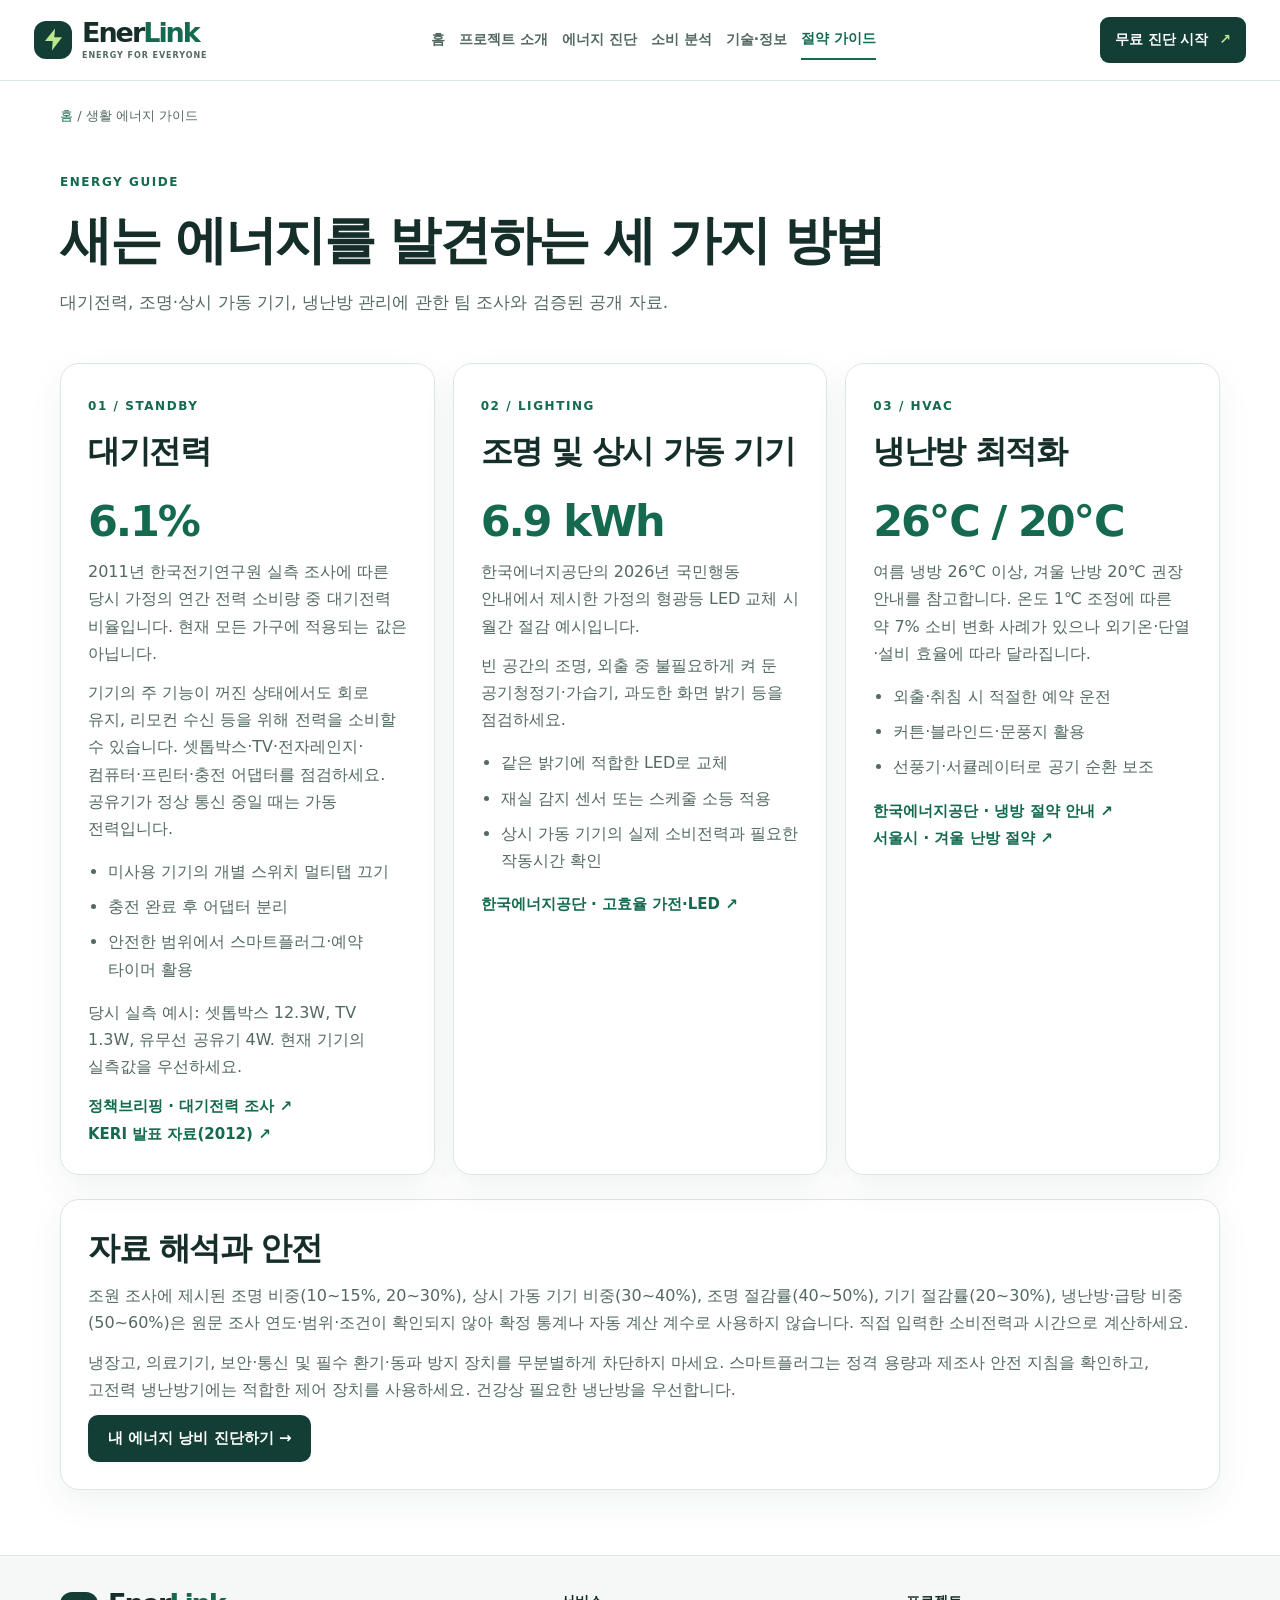
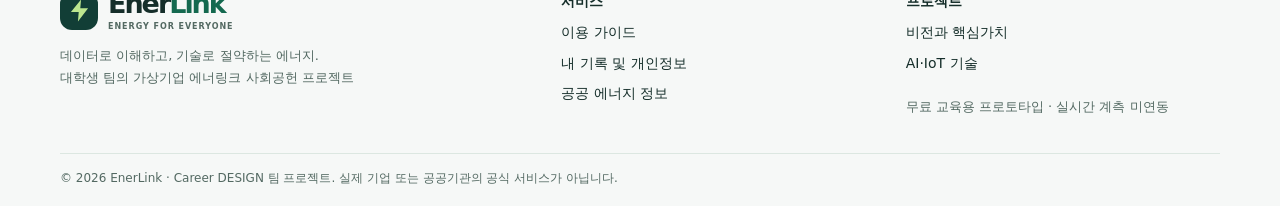
<file: energy_guide.html>
<!doctype html>
<html lang="ko"><head><meta charset="utf-8"><meta name="viewport" content="width=device-width, initial-scale=1"><meta name="description" content="에너링크의 무료 에너지 관리 도구와 정보 나눔 프로젝트"><meta name="theme-color" content="#123e36"><title>생활 에너지 가이드 | EnerLink</title><style>:root{--ink:#152e2a;--green:#14694f;--dark:#123e36;--lime:#bce68f;--muted:#536962;--line:#dce7e1;--soft:#f1f6f3;--white:#fff;--radius:19px;--shadow:0 12px 34px #173e3110}
*{box-sizing:border-box}html{scroll-behavior:smooth}body{margin:0;background:#fff;color:var(--ink);font-family:"Pretendard","Noto Sans KR","Malgun Gothic",system-ui,sans-serif;font-size:16px;line-height:1.7;word-break:keep-all;overflow-wrap:anywhere}a{color:inherit;text-decoration:none}button,input,select{font:inherit}button,a,input,select{outline-offset:4px}button{cursor:pointer}a:focus-visible,button:focus-visible,input:focus-visible,select:focus-visible{outline:3px solid #368f72}h1,h2,h3,p{margin:0 0 12px}h1,h2,h3{line-height:1.34;letter-spacing:-.045em}h1{font-size:clamp(32px,4.6vw,52px);font-weight:800}h2{font-size:clamp(23px,2.8vw,32px)}h3{font-size:20px}p{color:var(--muted)}small,.hint,.tiny{font-size:13px;color:var(--muted)}.wrap{width:min(1160px,calc(100% - 48px));margin-inline:auto}.skip{position:absolute;left:12px;top:-100px;z-index:20;background:white;padding:10px}.skip:focus{top:10px}.site-header{position:sticky;top:0;z-index:10;background:#fffffff5;backdrop-filter:blur(16px);border-bottom:1px solid var(--line)}.navwrap{max-width:1260px;margin:auto;padding:17px 24px;display:flex;align-items:center;gap:30px;justify-content:space-between}.brand{display:inline-flex;align-items:center;gap:10px;font-size:27px;font-weight:850;letter-spacing:-.075em;line-height:1;color:var(--ink);white-space:nowrap}.brand-accent{color:var(--green)}.brand small{display:block;font-size:8px;letter-spacing:.12em;margin-top:6px;font-weight:750}.brandmark{width:38px;height:38px;background:var(--dark);color:var(--lime);border-radius:12px;display:grid;place-items:center}.brandmark svg{width:25px;height:25px}nav{display:flex;gap:22px;align-items:center}nav a{font-size:14px;font-weight:650;color:var(--muted);white-space:nowrap;padding:7px 0}nav a:hover,nav a[aria-current]{color:var(--green);border-bottom:2px solid var(--green)}.nav-cta{font-size:14px;font-weight:750;background:var(--dark);color:white;border-radius:9px;padding:11px 15px;white-space:nowrap}.nav-cta span{color:var(--lime);margin-left:6px}.nav-toggle{display:none}.hero{background:radial-gradient(ellipse at 85% 10%,#286550 0,transparent 48%),#123e36;color:white;padding:82px 0 76px}.hero-grid{display:grid;grid-template-columns:1.13fr .87fr;gap:60px;align-items:center}.eyebrow{display:inline-flex;align-items:center;gap:8px;color:var(--green);font-size:12px;letter-spacing:.13em;font-weight:800;margin-bottom:14px}.on-dark{color:var(--lime)}.dot{height:8px;width:8px;background:var(--lime);border-radius:50%;display:inline-block}.hero h1{font-size:clamp(37px,5.1vw,67px);letter-spacing:-.065em;margin:0 0 22px;line-height:1.22}.hero h1 em{font-style:normal;color:var(--lime)}.hero p{color:#d6e6dc;max-width:540px;font-size:18px}.hero-note{font-size:13px;color:#b4ccc1;margin-top:18px}.actions{display:flex;flex-wrap:wrap;align-items:center;gap:10px}.btn{display:inline-flex;align-items:center;justify-content:center;gap:12px;padding:12px 19px;min-height:45px;border:1px solid transparent;border-radius:10px;font-weight:750;font-size:15px;line-height:1.4;transition:background .15s,transform .15s}.btn:hover{transform:translateY(-1px)}.primary{background:var(--dark);color:white}.primary:hover{background:#20634e}.secondary{background:var(--soft);color:var(--dark);border-color:var(--line)}.secondary:hover{background:#e4f0e9}.light{background:var(--lime);color:#173b2b}.outline-light{border-color:#87a99b;color:white;background:transparent}.danger{color:#9b302a;border-color:#edd3d0;background:#fff}.full{width:100%;margin-top:16px}.hero-panel{padding:27px;border:1px solid #ffffff30;border-radius:22px;background:#ffffff0b;box-shadow:0 22px 80px #071a1740}.panel-top{display:flex;justify-content:space-between;align-items:flex-start;gap:12px}.panel-top h2{font-size:21px;color:#fff}.muted-light,.demo-label{font-size:11px;letter-spacing:.08em;color:#bcd4c7}.demo-label{border:1px solid #71998a;border-radius:6px;padding:3px 8px;white-space:nowrap}.hero-metric{display:grid;gap:2px;margin:16px 0}.hero-metric>span{color:#d3e4d9;font-size:13px}.hero-metric strong{font-size:44px;letter-spacing:-.04em;line-height:1.2}.hero-metric small{color:#bcd4c7;font-size:18px}.hero-chart{display:flex;gap:9px;align-items:end;height:125px;border-bottom:1px solid #72988a;padding:8px 0 0;background:repeating-linear-gradient(to top,transparent 0,transparent 30px,#ffffff10 30px,#ffffff10 31px)}.hero-chart div{flex:1;background:#83bd9c;border-radius:4px 4px 0 0;height:var(--h)}.hero-chart .peak{background:var(--lime)}.hero-axis{display:flex;justify-content:space-between;color:#bcd4c7;font-size:11px;margin-top:5px}.hero-bottom{display:flex;justify-content:space-between;align-items:center;gap:10px;padding-top:20px;font-size:13px;color:#d4e5dc}.hero-bottom b{color:#fff}.ring{display:grid;place-items:center;width:42px;height:42px;border:1px solid #bce68f88;border-radius:50%;color:var(--lime);font-size:25px}.hero-panel .tiny{font-size:11px;color:#a8c8b7;margin:14px 0 0}.section{padding:62px 0}.sectionhead{display:flex;align-items:end;justify-content:space-between;gap:22px;margin-bottom:24px}.sectionhead h2,.sectionhead p{margin-bottom:0}.sectionhead p{max-width:390px;font-size:14px}.compact{align-items:center;flex-wrap:wrap;margin-bottom:16px}.grid{display:grid;gap:20px}.two{grid-template-columns:repeat(2,minmax(0,1fr))}.three{grid-template-columns:repeat(3,minmax(0,1fr))}.four{grid-template-columns:repeat(4,minmax(0,1fr))}.card{padding:27px;border:1px solid var(--line);border-radius:var(--radius);background:white;box-shadow:var(--shadow);min-width:0}.feature{display:flex;flex-direction:column;min-height:210px}.feature p{font-size:15px;flex:1}.num{display:inline-block;color:var(--green);font-size:13px;font-weight:800;letter-spacing:.08em;margin-bottom:17px}.textlink{display:inline-block;color:var(--green);font-weight:750;font-size:15px}.textlink:hover{text-decoration:underline}.soft{background:var(--soft)}.mission{display:grid;grid-template-columns:1fr 1.2fr;gap:40px}.tags{display:flex;gap:8px;flex-wrap:wrap;margin:16px 0}.tags span{padding:5px 13px;background:var(--soft);border:1px solid var(--line);border-radius:999px;color:var(--green);font-size:13px;font-weight:750}.footer{background:#f6f8f7;border-top:1px solid var(--line);padding:34px 0 18px}.footgrid{display:grid;grid-template-columns:1.5fr 1fr 1fr;gap:30px}.footgrid>div:not(:first-child){display:flex;flex-direction:column;gap:7px;font-size:14px}.footgrid p{font-size:13px;margin-top:14px}.footgrid a:not(.brand):hover{text-decoration:underline}.copyright{font-size:12px;color:var(--muted);border-top:1px solid var(--line);padding-top:14px;margin-top:22px}.page{min-height:64vh;padding-bottom:65px}.breadcrumb{font-size:13px;color:var(--muted);padding:24px 0}.breadcrumb a{color:var(--green)}.pagehead{padding:16px 0 34px;max-width:900px}.pagehead p{font-size:17px}.page .section{padding:36px 0}.banner{padding:38px;background:var(--dark);color:white;border-radius:var(--radius)}.banner p{color:#d6e6dc}.notice{border-left:4px solid #659b83;background:var(--soft);padding:15px 18px;font-size:14px;color:var(--muted);margin-top:24px;border-radius:0 10px 10px 0}.space{margin-top:24px}.formula{padding:18px;background:var(--soft);border-radius:12px;font-weight:750;margin:18px 0;color:var(--dark)}.process>div{border-left:2px solid var(--line);padding-left:14px}.process p{font-size:14px}.resource .textlink{display:block;margin-top:8px}.toolgrid{grid-template-columns:1.15fr .85fr;align-items:start}.fields{gap:12px}label{display:block;font-size:14px;font-weight:720;margin:13px 0 5px}input,select{width:100%;min-height:44px;padding:9px 12px;border:1px solid #bfcfc6;border-radius:9px;background:#fff;color:var(--ink);min-width:0}input:focus,select:focus{border-color:var(--green)}.status{font-size:13px;margin:8px 0 0;min-height:1.3em;color:var(--green)}.status.error{color:#a32b24}.resultcard{background:var(--soft);border-color:#cbded2}.resultbig{font-size:clamp(34px,5vw,56px);font-weight:800;color:var(--green);line-height:1.15;letter-spacing:-.06em;margin:18px 0}.resultbig small{font-size:18px;letter-spacing:0}.stat{font-size:30px;font-weight:800;letter-spacing:-.04em;color:var(--dark)}hr{border:0;border-top:1px solid var(--line);margin:24px 0}.tablewrap{overflow-x:auto}table{border-collapse:collapse;width:100%;font-size:14px;text-align:left}th,td{padding:12px 10px;border-bottom:1px solid var(--line);vertical-align:top}th{background:var(--soft);font-size:13px;white-space:nowrap}td:not(:first-child){white-space:nowrap}.mini{border:1px solid var(--line);color:var(--dark);background:white;border-radius:7px;padding:4px 8px;font-size:12px}.empty{padding:27px 12px;text-align:center;color:var(--muted);background:var(--soft);border-radius:10px}.toolbar{display:flex;align-items:end;gap:12px;flex-wrap:wrap}.toolbar>div{flex:1;min-width:150px}.toolbar label{margin-top:0}.kpis{margin:22px 0}.kpi{padding:22px}.kpi .stat{margin:6px 0}.kpi p{font-size:13px}.bars{display:grid;gap:13px;margin-top:20px}.barline{display:grid;grid-template-columns:minmax(70px,125px) 1fr minmax(80px,110px);align-items:center;gap:12px;font-size:13px}.track{height:13px;background:#e4ede7;border-radius:5px;overflow:hidden}.fill{height:100%;background:#408b70;border-radius:5px}.barval{text-align:right;font-variant-numeric:tabular-nums;white-space:nowrap}.chartsvg{width:100%;height:auto;display:block;margin-top:16px}.insight{padding:15px 18px;border-radius:11px;background:var(--soft);margin-top:14px}.insight p{margin:4px 0}.no-margin{margin:0}.compare{display:grid;gap:8px;margin:20px 0}.compare-row{display:flex;justify-content:space-between;gap:12px;font-size:14px}.subnav{display:flex;gap:10px;flex-wrap:wrap}
@media(max-width:920px){.navwrap{gap:12px}nav{gap:12px}nav a{font-size:13px}.nav-cta{display:none}.hero-grid{gap:30px}.four{grid-template-columns:repeat(2,minmax(0,1fr))}}
@media(max-width:690px){.wrap{width:calc(100% - 32px)}.navwrap{padding:13px 16px;flex-wrap:wrap}.nav-toggle{display:block;border:1px solid var(--line);background:white;border-radius:8px;padding:6px 10px;color:var(--dark)}nav{display:none;flex-basis:100%;flex-direction:column;align-items:stretch;gap:2px}nav.open{display:flex}nav a{padding:10px}.hero{padding:44px 0}.hero-grid,.two,.three,.toolgrid,.mission,.footgrid{grid-template-columns:1fr}.fields.two{grid-template-columns:repeat(2,minmax(0,1fr))}.hero-panel{padding:20px}.hero h1{font-size:clamp(34px,8vw,50px)}.hero p{font-size:16px}.section{padding:38px 0}.sectionhead{align-items:start;flex-direction:column;gap:10px}.card{padding:20px}.feature{min-height:0}.pagehead{padding:10px 0 25px}.banner{padding:25px}.barline{grid-template-columns:85px 1fr 85px;gap:6px}.toolbar>div{min-width:130px}.footer{padding-top:25px}.kpi .stat{font-size:26px}}
@media(prefers-reduced-motion:reduce){*{scroll-behavior:auto!important;transition:none!important}}

.toolnav{display:flex;flex-wrap:wrap;gap:9px;margin:0 0 22px}.toolnav a{padding:8px 12px;border:1px solid #dce7e1;border-radius:8px;color:#14694f;font-weight:700;font-size:14px}.guide-grid{display:grid;grid-template-columns:repeat(3,minmax(0,1fr));gap:18px}.guide-stat{font-size:clamp(28px,4vw,43px);font-weight:850;color:#14694f;letter-spacing:-.05em}.guide-grid ul{padding-left:20px;color:#536962}.guide-grid li{margin-bottom:8px}.metric-strip{display:grid;grid-template-columns:repeat(3,minmax(0,1fr));gap:10px;margin:14px 0}.metric-strip>div{padding:14px;background:#e7f1eb;border-radius:10px}.metric-strip strong{display:block;font-size:24px;color:#14694f}.factor-row{display:grid;grid-template-columns:1fr 1.3fr .7fr;gap:12px;align-items:end;margin:12px 0}.factor-row label{font-size:13px}.factor-value{font-size:13px;color:#536962;padding:10px 0}.source-links a{display:block;color:#14694f;text-decoration:underline;font-size:14px;margin:8px 0}.navwrap{gap:15px}.site-header nav{gap:14px}.tablewrap table{min-width:500px}@media(max-width:900px){.guide-grid{grid-template-columns:repeat(2,minmax(0,1fr))}}@media(max-width:690px){.guide-grid,.metric-strip{grid-template-columns:1fr}.factor-row{grid-template-columns:1fr 1fr}.factor-value{grid-column:1/-1;padding:0}.site-header nav{gap:3px}}
</style><script src="./enerlink-v3.js" defer></script></head>
<body data-page="energy_guide.html"><a href="#main" class="skip">본문 바로가기</a><header class="site-header"><div class="navwrap"><a class="brand" href="index.html"><span class="brandmark" aria-hidden="true"><svg width="25" height="25" viewBox="0 0 32 32" fill="none"><path d="M18 2 5 18h10l-1 12 13-17H17z" fill="currentColor"/></svg></span><span>Ener<span class="brand-accent">Link</span><small>ENERGY FOR EVERYONE</small></span></a><button class="nav-toggle" id="nav-toggle" aria-expanded="false" aria-controls="navigation">메뉴 ☰</button><nav id="navigation" aria-label="주 메뉴"><a href="index.html" >홈</a><a href="purpose.html" >프로젝트 소개</a><a href="record.html">에너지 진단</a><a href="report_analysis.html" >소비 분석</a><a href="international_policy.html" >기술·정보</a><a href="energy_guide.html" aria-current="page">절약 가이드</a></nav><a class="nav-cta" href="carbon_record.html">무료 진단 시작 <span>↗</span></a></div></header>
<main id="main" class="wrap page"><div class="breadcrumb"><a href="index.html">홈</a> / 생활 에너지 가이드</div><div class="pagehead"><span class="eyebrow">ENERGY GUIDE</span><h1>새는 에너지를 발견하는 세 가지 방법</h1><p>대기전력, 조명·상시 가동 기기, 냉난방 관리에 관한 팀 조사와 검증된 공개 자료.</p></div><div class="guide-grid">
<article class="card"><span class="eyebrow">01 / STANDBY</span><h2>대기전력</h2><div class="guide-stat">6.1%</div><p>2011년 한국전기연구원 실측 조사에 따른 당시 가정의 연간 전력 소비량 중 대기전력 비율입니다. 현재 모든 가구에 적용되는 값은 아닙니다.</p><p>기기의 주 기능이 꺼진 상태에서도 회로 유지, 리모컨 수신 등을 위해 전력을 소비할 수 있습니다. 셋톱박스·TV·전자레인지·컴퓨터·프린터·충전 어댑터를 점검하세요. 공유기가 정상 통신 중일 때는 가동 전력입니다.</p><ul><li>미사용 기기의 개별 스위치 멀티탭 끄기</li><li>충전 완료 후 어댑터 분리</li><li>안전한 범위에서 스마트플러그·예약 타이머 활용</li></ul><p>당시 실측 예시: 셋톱박스 12.3W, TV 1.3W, 유무선 공유기 4W. 현재 기기의 실측값을 우선하세요.</p><a class="textlink" href="https://www.korea.kr/news/policyNewsView.do?newsId=148770207" target="_blank" rel="noopener noreferrer">정책브리핑 · 대기전력 조사 ↗</a><br><a class="textlink" href="https://www.newswire.co.kr/newsRead.php?no=630972" target="_blank" rel="noopener noreferrer">KERI 발표 자료(2012) ↗</a></article>
<article class="card"><span class="eyebrow">02 / LIGHTING</span><h2>조명 및 상시 가동 기기</h2><div class="guide-stat">6.9 kWh</div><p>한국에너지공단의 2026년 국민행동 안내에서 제시한 가정의 형광등 LED 교체 시 월간 절감 예시입니다.</p><p>빈 공간의 조명, 외출 중 불필요하게 켜 둔 공기청정기·가습기, 과도한 화면 밝기 등을 점검하세요.</p><ul><li>같은 밝기에 적합한 LED로 교체</li><li>재실 감지 센서 또는 스케줄 소등 적용</li><li>상시 가동 기기의 실제 소비전력과 필요한 작동시간 확인</li></ul><a class="textlink" href="https://www.energy.or.kr/front/board/View3.do?boardMngNo=3&amp;boardNo=10024977" target="_blank" rel="noopener noreferrer">한국에너지공단 · 고효율 가전·LED ↗</a></article>
<article class="card"><span class="eyebrow">03 / HVAC</span><h2>냉난방 최적화</h2><div class="guide-stat">26℃ / 20℃</div><p>여름 냉방 26℃ 이상, 겨울 난방 20℃ 권장 안내를 참고합니다. 온도 1℃ 조정에 따른 약 7% 소비 변화 사례가 있으나 외기온·단열·설비 효율에 따라 달라집니다.</p><ul><li>외출·취침 시 적절한 예약 운전</li><li>커튼·블라인드·문풍지 활용</li><li>선풍기·서큘레이터로 공기 순환 보조</li></ul><a class="textlink" href="https://eep.energy.or.kr/more/knowhow4.aspx" target="_blank" rel="noopener noreferrer">한국에너지공단 · 냉방 절약 안내 ↗</a><br><a class="textlink" href="https://news.seoul.go.kr/env/archives/561585" target="_blank" rel="noopener noreferrer">서울시 · 겨울 난방 절약 ↗</a></article></div>
<section class="card space"><h2>자료 해석과 안전</h2><p>조원 조사에 제시된 조명 비중(10~15%, 20~30%), 상시 가동 기기 비중(30~40%), 조명 절감률(40~50%), 기기 절감률(20~30%), 냉난방·급탕 비중(50~60%)은 원문 조사 연도·범위·조건이 확인되지 않아 확정 통계나 자동 계산 계수로 사용하지 않습니다. 직접 입력한 소비전력과 시간으로 계산하세요.</p><p>냉장고, 의료기기, 보안·통신 및 필수 환기·동파 방지 장치를 무분별하게 차단하지 마세요. 스마트플러그는 정격 용량과 제조사 안전 지침을 확인하고, 고전력 냉난방기에는 적합한 제어 장치를 사용하세요. 건강상 필요한 냉난방을 우선합니다.</p><a class="btn primary" href="advanced.html">내 에너지 낭비 진단하기 →</a></section></main>
<footer class="footer"><div class="wrap footgrid"><div><a class="brand" href="index.html"><span class="brandmark" aria-hidden="true"><svg width="25" height="25" viewBox="0 0 32 32" fill="none"><path d="M18 2 5 18h10l-1 12 13-17H17z" fill="currentColor"/></svg></span><span>Ener<span class="brand-accent">Link</span><small>ENERGY FOR EVERYONE</small></span></a><p>데이터로 이해하고, 기술로 절약하는 에너지.<br>대학생 팀의 가상기업 에너링크 사회공헌 프로젝트</p></div><div><strong>서비스</strong><a href="howtouse.html">이용 가이드</a><a href="usage_status.html">내 기록 및 개인정보</a><a href="domestic_policy.html">공공 에너지 정보</a></div><div><strong>프로젝트</strong><a href="purpose.html">비전과 핵심가치</a><a href="international_policy.html">AI·IoT 기술</a><p>무료 교육용 프로토타입 · 실시간 계측 미연동</p></div></div><div class="wrap copyright">© 2026 EnerLink · Career DESIGN 팀 프로젝트. 실제 기업 또는 공공기관의 공식 서비스가 아닙니다.</div></footer></body></html>
</file>
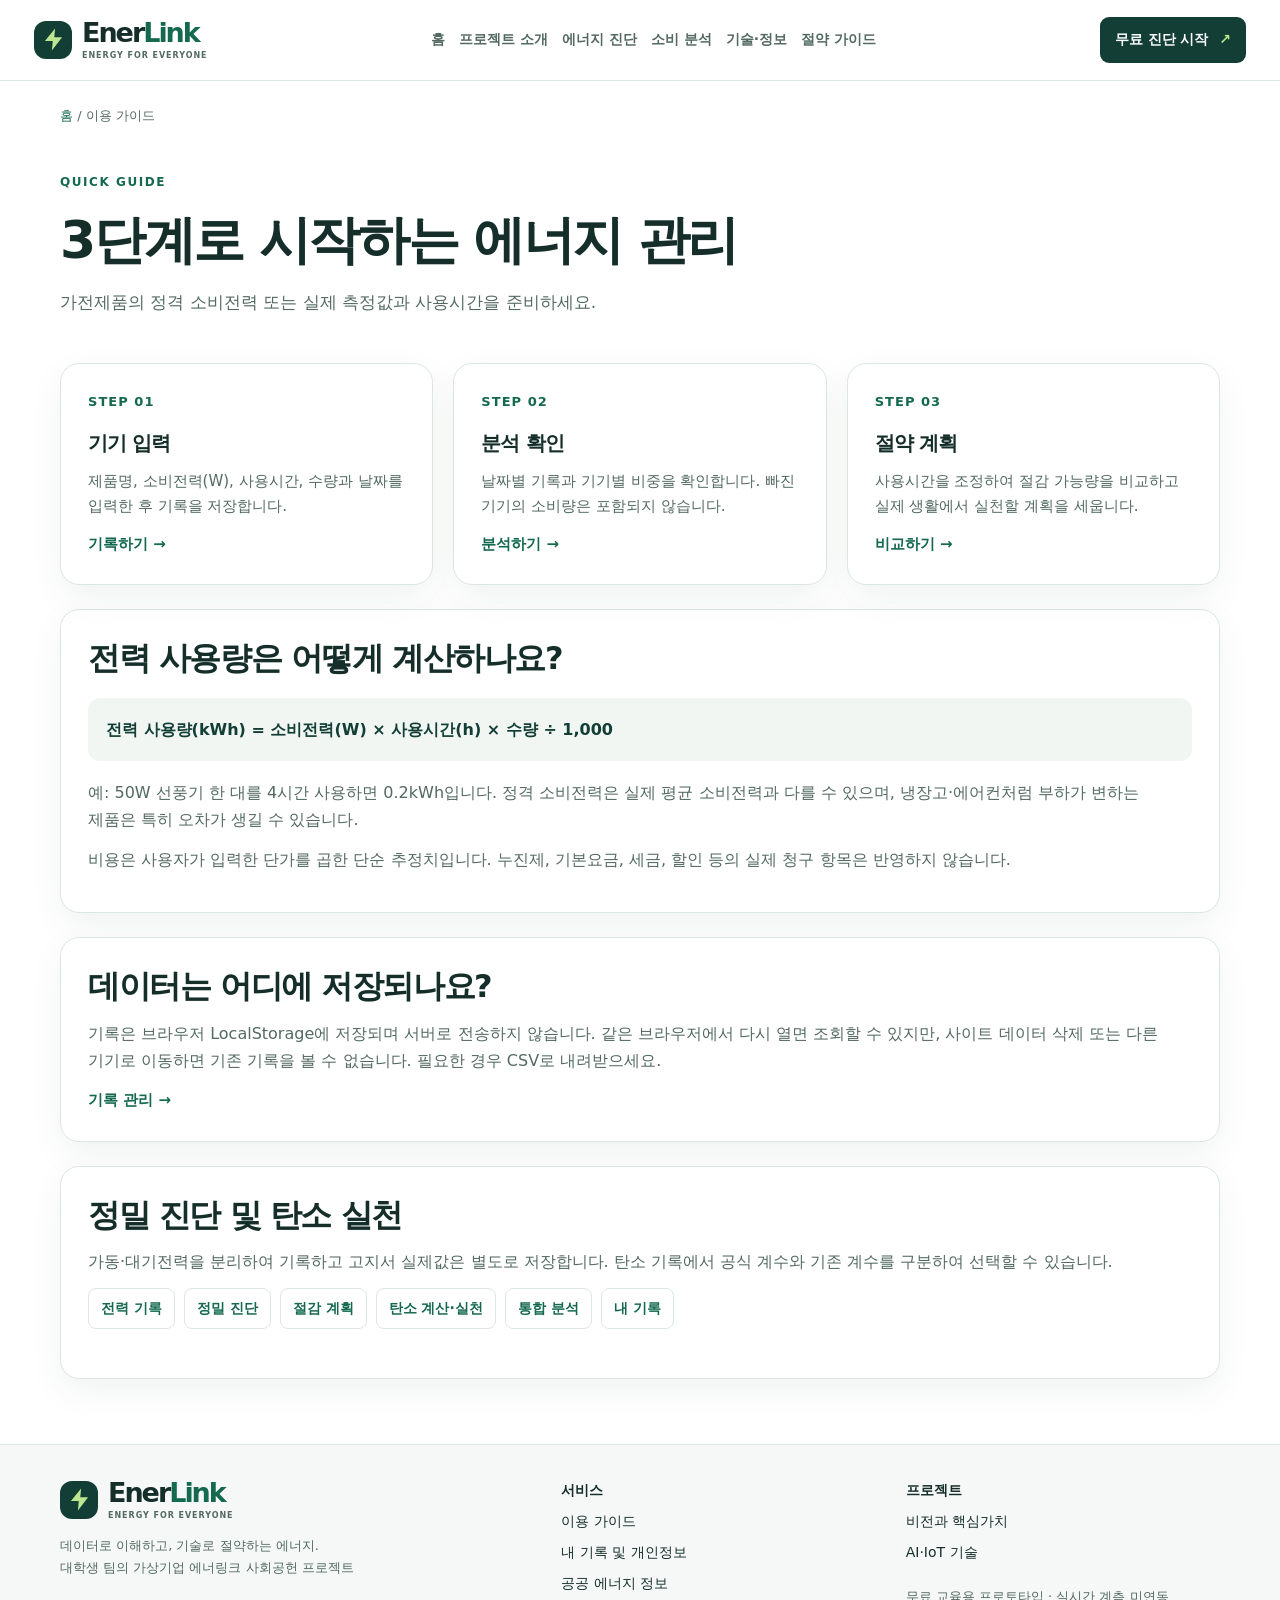
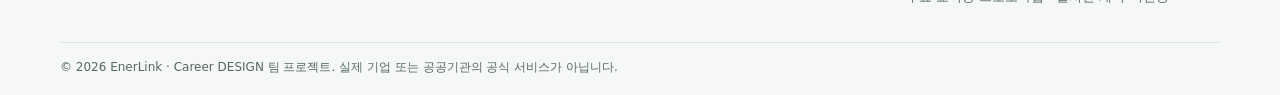
<file: howtouse.html>
<!doctype html>
<html lang="ko"><head><meta charset="utf-8"><meta name="viewport" content="width=device-width, initial-scale=1"><meta name="description" content="에너링크의 무료 에너지 관리 도구와 정보 나눔 프로젝트"><meta name="theme-color" content="#123e36"><title>이용 가이드 | EnerLink</title><style>:root{--ink:#152e2a;--green:#14694f;--dark:#123e36;--lime:#bce68f;--muted:#536962;--line:#dce7e1;--soft:#f1f6f3;--white:#fff;--radius:19px;--shadow:0 12px 34px #173e3110}
*{box-sizing:border-box}html{scroll-behavior:smooth}body{margin:0;background:#fff;color:var(--ink);font-family:"Pretendard","Noto Sans KR","Malgun Gothic",system-ui,sans-serif;font-size:16px;line-height:1.7;word-break:keep-all;overflow-wrap:anywhere}a{color:inherit;text-decoration:none}button,input,select{font:inherit}button,a,input,select{outline-offset:4px}button{cursor:pointer}a:focus-visible,button:focus-visible,input:focus-visible,select:focus-visible{outline:3px solid #368f72}h1,h2,h3,p{margin:0 0 12px}h1,h2,h3{line-height:1.34;letter-spacing:-.045em}h1{font-size:clamp(32px,4.6vw,52px);font-weight:800}h2{font-size:clamp(23px,2.8vw,32px)}h3{font-size:20px}p{color:var(--muted)}small,.hint,.tiny{font-size:13px;color:var(--muted)}.wrap{width:min(1160px,calc(100% - 48px));margin-inline:auto}.skip{position:absolute;left:12px;top:-100px;z-index:20;background:white;padding:10px}.skip:focus{top:10px}.site-header{position:sticky;top:0;z-index:10;background:#fffffff5;backdrop-filter:blur(16px);border-bottom:1px solid var(--line)}.navwrap{max-width:1260px;margin:auto;padding:17px 24px;display:flex;align-items:center;gap:30px;justify-content:space-between}.brand{display:inline-flex;align-items:center;gap:10px;font-size:27px;font-weight:850;letter-spacing:-.075em;line-height:1;color:var(--ink);white-space:nowrap}.brand-accent{color:var(--green)}.brand small{display:block;font-size:8px;letter-spacing:.12em;margin-top:6px;font-weight:750}.brandmark{width:38px;height:38px;background:var(--dark);color:var(--lime);border-radius:12px;display:grid;place-items:center}.brandmark svg{width:25px;height:25px}nav{display:flex;gap:22px;align-items:center}nav a{font-size:14px;font-weight:650;color:var(--muted);white-space:nowrap;padding:7px 0}nav a:hover,nav a[aria-current]{color:var(--green);border-bottom:2px solid var(--green)}.nav-cta{font-size:14px;font-weight:750;background:var(--dark);color:white;border-radius:9px;padding:11px 15px;white-space:nowrap}.nav-cta span{color:var(--lime);margin-left:6px}.nav-toggle{display:none}.hero{background:radial-gradient(ellipse at 85% 10%,#286550 0,transparent 48%),#123e36;color:white;padding:82px 0 76px}.hero-grid{display:grid;grid-template-columns:1.13fr .87fr;gap:60px;align-items:center}.eyebrow{display:inline-flex;align-items:center;gap:8px;color:var(--green);font-size:12px;letter-spacing:.13em;font-weight:800;margin-bottom:14px}.on-dark{color:var(--lime)}.dot{height:8px;width:8px;background:var(--lime);border-radius:50%;display:inline-block}.hero h1{font-size:clamp(37px,5.1vw,67px);letter-spacing:-.065em;margin:0 0 22px;line-height:1.22}.hero h1 em{font-style:normal;color:var(--lime)}.hero p{color:#d6e6dc;max-width:540px;font-size:18px}.hero-note{font-size:13px;color:#b4ccc1;margin-top:18px}.actions{display:flex;flex-wrap:wrap;align-items:center;gap:10px}.btn{display:inline-flex;align-items:center;justify-content:center;gap:12px;padding:12px 19px;min-height:45px;border:1px solid transparent;border-radius:10px;font-weight:750;font-size:15px;line-height:1.4;transition:background .15s,transform .15s}.btn:hover{transform:translateY(-1px)}.primary{background:var(--dark);color:white}.primary:hover{background:#20634e}.secondary{background:var(--soft);color:var(--dark);border-color:var(--line)}.secondary:hover{background:#e4f0e9}.light{background:var(--lime);color:#173b2b}.outline-light{border-color:#87a99b;color:white;background:transparent}.danger{color:#9b302a;border-color:#edd3d0;background:#fff}.full{width:100%;margin-top:16px}.hero-panel{padding:27px;border:1px solid #ffffff30;border-radius:22px;background:#ffffff0b;box-shadow:0 22px 80px #071a1740}.panel-top{display:flex;justify-content:space-between;align-items:flex-start;gap:12px}.panel-top h2{font-size:21px;color:#fff}.muted-light,.demo-label{font-size:11px;letter-spacing:.08em;color:#bcd4c7}.demo-label{border:1px solid #71998a;border-radius:6px;padding:3px 8px;white-space:nowrap}.hero-metric{display:grid;gap:2px;margin:16px 0}.hero-metric>span{color:#d3e4d9;font-size:13px}.hero-metric strong{font-size:44px;letter-spacing:-.04em;line-height:1.2}.hero-metric small{color:#bcd4c7;font-size:18px}.hero-chart{display:flex;gap:9px;align-items:end;height:125px;border-bottom:1px solid #72988a;padding:8px 0 0;background:repeating-linear-gradient(to top,transparent 0,transparent 30px,#ffffff10 30px,#ffffff10 31px)}.hero-chart div{flex:1;background:#83bd9c;border-radius:4px 4px 0 0;height:var(--h)}.hero-chart .peak{background:var(--lime)}.hero-axis{display:flex;justify-content:space-between;color:#bcd4c7;font-size:11px;margin-top:5px}.hero-bottom{display:flex;justify-content:space-between;align-items:center;gap:10px;padding-top:20px;font-size:13px;color:#d4e5dc}.hero-bottom b{color:#fff}.ring{display:grid;place-items:center;width:42px;height:42px;border:1px solid #bce68f88;border-radius:50%;color:var(--lime);font-size:25px}.hero-panel .tiny{font-size:11px;color:#a8c8b7;margin:14px 0 0}.section{padding:62px 0}.sectionhead{display:flex;align-items:end;justify-content:space-between;gap:22px;margin-bottom:24px}.sectionhead h2,.sectionhead p{margin-bottom:0}.sectionhead p{max-width:390px;font-size:14px}.compact{align-items:center;flex-wrap:wrap;margin-bottom:16px}.grid{display:grid;gap:20px}.two{grid-template-columns:repeat(2,minmax(0,1fr))}.three{grid-template-columns:repeat(3,minmax(0,1fr))}.four{grid-template-columns:repeat(4,minmax(0,1fr))}.card{padding:27px;border:1px solid var(--line);border-radius:var(--radius);background:white;box-shadow:var(--shadow);min-width:0}.feature{display:flex;flex-direction:column;min-height:210px}.feature p{font-size:15px;flex:1}.num{display:inline-block;color:var(--green);font-size:13px;font-weight:800;letter-spacing:.08em;margin-bottom:17px}.textlink{display:inline-block;color:var(--green);font-weight:750;font-size:15px}.textlink:hover{text-decoration:underline}.soft{background:var(--soft)}.mission{display:grid;grid-template-columns:1fr 1.2fr;gap:40px}.tags{display:flex;gap:8px;flex-wrap:wrap;margin:16px 0}.tags span{padding:5px 13px;background:var(--soft);border:1px solid var(--line);border-radius:999px;color:var(--green);font-size:13px;font-weight:750}.footer{background:#f6f8f7;border-top:1px solid var(--line);padding:34px 0 18px}.footgrid{display:grid;grid-template-columns:1.5fr 1fr 1fr;gap:30px}.footgrid>div:not(:first-child){display:flex;flex-direction:column;gap:7px;font-size:14px}.footgrid p{font-size:13px;margin-top:14px}.footgrid a:not(.brand):hover{text-decoration:underline}.copyright{font-size:12px;color:var(--muted);border-top:1px solid var(--line);padding-top:14px;margin-top:22px}.page{min-height:64vh;padding-bottom:65px}.breadcrumb{font-size:13px;color:var(--muted);padding:24px 0}.breadcrumb a{color:var(--green)}.pagehead{padding:16px 0 34px;max-width:900px}.pagehead p{font-size:17px}.page .section{padding:36px 0}.banner{padding:38px;background:var(--dark);color:white;border-radius:var(--radius)}.banner p{color:#d6e6dc}.notice{border-left:4px solid #659b83;background:var(--soft);padding:15px 18px;font-size:14px;color:var(--muted);margin-top:24px;border-radius:0 10px 10px 0}.space{margin-top:24px}.formula{padding:18px;background:var(--soft);border-radius:12px;font-weight:750;margin:18px 0;color:var(--dark)}.process>div{border-left:2px solid var(--line);padding-left:14px}.process p{font-size:14px}.resource .textlink{display:block;margin-top:8px}.toolgrid{grid-template-columns:1.15fr .85fr;align-items:start}.fields{gap:12px}label{display:block;font-size:14px;font-weight:720;margin:13px 0 5px}input,select{width:100%;min-height:44px;padding:9px 12px;border:1px solid #bfcfc6;border-radius:9px;background:#fff;color:var(--ink);min-width:0}input:focus,select:focus{border-color:var(--green)}.status{font-size:13px;margin:8px 0 0;min-height:1.3em;color:var(--green)}.status.error{color:#a32b24}.resultcard{background:var(--soft);border-color:#cbded2}.resultbig{font-size:clamp(34px,5vw,56px);font-weight:800;color:var(--green);line-height:1.15;letter-spacing:-.06em;margin:18px 0}.resultbig small{font-size:18px;letter-spacing:0}.stat{font-size:30px;font-weight:800;letter-spacing:-.04em;color:var(--dark)}hr{border:0;border-top:1px solid var(--line);margin:24px 0}.tablewrap{overflow-x:auto}table{border-collapse:collapse;width:100%;font-size:14px;text-align:left}th,td{padding:12px 10px;border-bottom:1px solid var(--line);vertical-align:top}th{background:var(--soft);font-size:13px;white-space:nowrap}td:not(:first-child){white-space:nowrap}.mini{border:1px solid var(--line);color:var(--dark);background:white;border-radius:7px;padding:4px 8px;font-size:12px}.empty{padding:27px 12px;text-align:center;color:var(--muted);background:var(--soft);border-radius:10px}.toolbar{display:flex;align-items:end;gap:12px;flex-wrap:wrap}.toolbar>div{flex:1;min-width:150px}.toolbar label{margin-top:0}.kpis{margin:22px 0}.kpi{padding:22px}.kpi .stat{margin:6px 0}.kpi p{font-size:13px}.bars{display:grid;gap:13px;margin-top:20px}.barline{display:grid;grid-template-columns:minmax(70px,125px) 1fr minmax(80px,110px);align-items:center;gap:12px;font-size:13px}.track{height:13px;background:#e4ede7;border-radius:5px;overflow:hidden}.fill{height:100%;background:#408b70;border-radius:5px}.barval{text-align:right;font-variant-numeric:tabular-nums;white-space:nowrap}.chartsvg{width:100%;height:auto;display:block;margin-top:16px}.insight{padding:15px 18px;border-radius:11px;background:var(--soft);margin-top:14px}.insight p{margin:4px 0}.no-margin{margin:0}.compare{display:grid;gap:8px;margin:20px 0}.compare-row{display:flex;justify-content:space-between;gap:12px;font-size:14px}.subnav{display:flex;gap:10px;flex-wrap:wrap}
@media(max-width:920px){.navwrap{gap:12px}nav{gap:12px}nav a{font-size:13px}.nav-cta{display:none}.hero-grid{gap:30px}.four{grid-template-columns:repeat(2,minmax(0,1fr))}}
@media(max-width:690px){.wrap{width:calc(100% - 32px)}.navwrap{padding:13px 16px;flex-wrap:wrap}.nav-toggle{display:block;border:1px solid var(--line);background:white;border-radius:8px;padding:6px 10px;color:var(--dark)}nav{display:none;flex-basis:100%;flex-direction:column;align-items:stretch;gap:2px}nav.open{display:flex}nav a{padding:10px}.hero{padding:44px 0}.hero-grid,.two,.three,.toolgrid,.mission,.footgrid{grid-template-columns:1fr}.fields.two{grid-template-columns:repeat(2,minmax(0,1fr))}.hero-panel{padding:20px}.hero h1{font-size:clamp(34px,8vw,50px)}.hero p{font-size:16px}.section{padding:38px 0}.sectionhead{align-items:start;flex-direction:column;gap:10px}.card{padding:20px}.feature{min-height:0}.pagehead{padding:10px 0 25px}.banner{padding:25px}.barline{grid-template-columns:85px 1fr 85px;gap:6px}.toolbar>div{min-width:130px}.footer{padding-top:25px}.kpi .stat{font-size:26px}}
@media(prefers-reduced-motion:reduce){*{scroll-behavior:auto!important;transition:none!important}}

.toolnav{display:flex;flex-wrap:wrap;gap:9px;margin:0 0 22px}.toolnav a{padding:8px 12px;border:1px solid #dce7e1;border-radius:8px;color:#14694f;font-weight:700;font-size:14px}.guide-grid{display:grid;grid-template-columns:repeat(3,minmax(0,1fr));gap:18px}.guide-stat{font-size:clamp(28px,4vw,43px);font-weight:850;color:#14694f;letter-spacing:-.05em}.guide-grid ul{padding-left:20px;color:#536962}.guide-grid li{margin-bottom:8px}.metric-strip{display:grid;grid-template-columns:repeat(3,minmax(0,1fr));gap:10px;margin:14px 0}.metric-strip>div{padding:14px;background:#e7f1eb;border-radius:10px}.metric-strip strong{display:block;font-size:24px;color:#14694f}.factor-row{display:grid;grid-template-columns:1fr 1.3fr .7fr;gap:12px;align-items:end;margin:12px 0}.factor-row label{font-size:13px}.factor-value{font-size:13px;color:#536962;padding:10px 0}.source-links a{display:block;color:#14694f;text-decoration:underline;font-size:14px;margin:8px 0}.navwrap{gap:15px}.site-header nav{gap:14px}.tablewrap table{min-width:500px}@media(max-width:900px){.guide-grid{grid-template-columns:repeat(2,minmax(0,1fr))}}@media(max-width:690px){.guide-grid,.metric-strip{grid-template-columns:1fr}.factor-row{grid-template-columns:1fr 1fr}.factor-value{grid-column:1/-1;padding:0}.site-header nav{gap:3px}}
</style><script src="./enerlink-v3.js" defer></script></head>
<body data-page="howtouse.html"><a href="#main" class="skip">본문 바로가기</a><header class="site-header"><div class="navwrap"><a class="brand" href="index.html"><span class="brandmark" aria-hidden="true"><svg width="25" height="25" viewBox="0 0 32 32" fill="none"><path d="M18 2 5 18h10l-1 12 13-17H17z" fill="currentColor"/></svg></span><span>Ener<span class="brand-accent">Link</span><small>ENERGY FOR EVERYONE</small></span></a><button class="nav-toggle" id="nav-toggle" aria-expanded="false" aria-controls="navigation">메뉴 ☰</button><nav id="navigation" aria-label="주 메뉴"><a href="index.html" >홈</a><a href="purpose.html" >프로젝트 소개</a><a href="record.html" >에너지 진단</a><a href="report_analysis.html" >소비 분석</a><a href="international_policy.html" >기술·정보</a><a href="energy_guide.html">절약 가이드</a></nav><a class="nav-cta" href="carbon_record.html">무료 진단 시작 <span>↗</span></a></div></header>
<main id="main" class="wrap page"><div class="breadcrumb"><a href="index.html">홈</a> / 이용 가이드</div><div class="pagehead"><span class="eyebrow">QUICK GUIDE</span><h1>3단계로 시작하는 에너지 관리</h1><p>가전제품의 정격 소비전력 또는 실제 측정값과 사용시간을 준비하세요.</p></div><div class="grid three"><article class="card feature"><span class="num">STEP 01</span><h3>기기 입력</h3><p>제품명, 소비전력(W), 사용시간, 수량과 날짜를 입력한 후 기록을 저장합니다.</p><a class="textlink" href="carbon_record.html">기록하기 →</a></article><article class="card feature"><span class="num">STEP 02</span><h3>분석 확인</h3><p>날짜별 기록과 기기별 비중을 확인합니다. 빠진 기기의 소비량은 포함되지 않습니다.</p><a class="textlink" href="report_analysis.html">분석하기 →</a></article><article class="card feature"><span class="num">STEP 03</span><h3>절약 계획</h3><p>사용시간을 조정하여 절감 가능량을 비교하고 실제 생활에서 실천할 계획을 세웁니다.</p><a class="textlink" href="carbon_record2.html">비교하기 →</a></article></div><section class="card space"><h2>전력 사용량은 어떻게 계산하나요?</h2><div class="formula">전력 사용량(kWh) = 소비전력(W) × 사용시간(h) × 수량 ÷ 1,000</div><p>예: 50W 선풍기 한 대를 4시간 사용하면 0.2kWh입니다. 정격 소비전력은 실제 평균 소비전력과 다를 수 있으며, 냉장고·에어컨처럼 부하가 변하는 제품은 특히 오차가 생길 수 있습니다.</p><p>비용은 사용자가 입력한 단가를 곱한 단순 추정치입니다. 누진제, 기본요금, 세금, 할인 등의 실제 청구 항목은 반영하지 않습니다.</p></section><section class="card space"><h2>데이터는 어디에 저장되나요?</h2><p>기록은 브라우저 LocalStorage에 저장되며 서버로 전송하지 않습니다. 같은 브라우저에서 다시 열면 조회할 수 있지만, 사이트 데이터 삭제 또는 다른 기기로 이동하면 기존 기록을 볼 수 없습니다. 필요한 경우 CSV로 내려받으세요.</p><a class="textlink" href="usage_status.html">기록 관리 →</a></section><section class="card space"><h2>정밀 진단 및 탄소 실천</h2><p>가동·대기전력을 분리하여 기록하고 고지서 실제값은 별도로 저장합니다. 탄소 기록에서 공식 계수와 기존 계수를 구분하여 선택할 수 있습니다.</p><div class="toolnav"><a href="carbon_record.html">전력 기록</a><a href="advanced.html">정밀 진단</a><a href="carbon_record2.html">절감 계획</a><a href="carbon_footprint.html">탄소 계산·실천</a><a href="report_analysis.html">통합 분석</a><a href="usage_status.html">내 기록</a></div></section></main>
<footer class="footer"><div class="wrap footgrid"><div><a class="brand" href="index.html"><span class="brandmark" aria-hidden="true"><svg width="25" height="25" viewBox="0 0 32 32" fill="none"><path d="M18 2 5 18h10l-1 12 13-17H17z" fill="currentColor"/></svg></span><span>Ener<span class="brand-accent">Link</span><small>ENERGY FOR EVERYONE</small></span></a><p>데이터로 이해하고, 기술로 절약하는 에너지.<br>대학생 팀의 가상기업 에너링크 사회공헌 프로젝트</p></div><div><strong>서비스</strong><a href="howtouse.html">이용 가이드</a><a href="usage_status.html">내 기록 및 개인정보</a><a href="domestic_policy.html">공공 에너지 정보</a></div><div><strong>프로젝트</strong><a href="purpose.html">비전과 핵심가치</a><a href="international_policy.html">AI·IoT 기술</a><p>무료 교육용 프로토타입 · 실시간 계측 미연동</p></div></div><div class="wrap copyright">© 2026 EnerLink · Career DESIGN 팀 프로젝트. 실제 기업 또는 공공기관의 공식 서비스가 아닙니다.</div></footer></body></html>
</file>
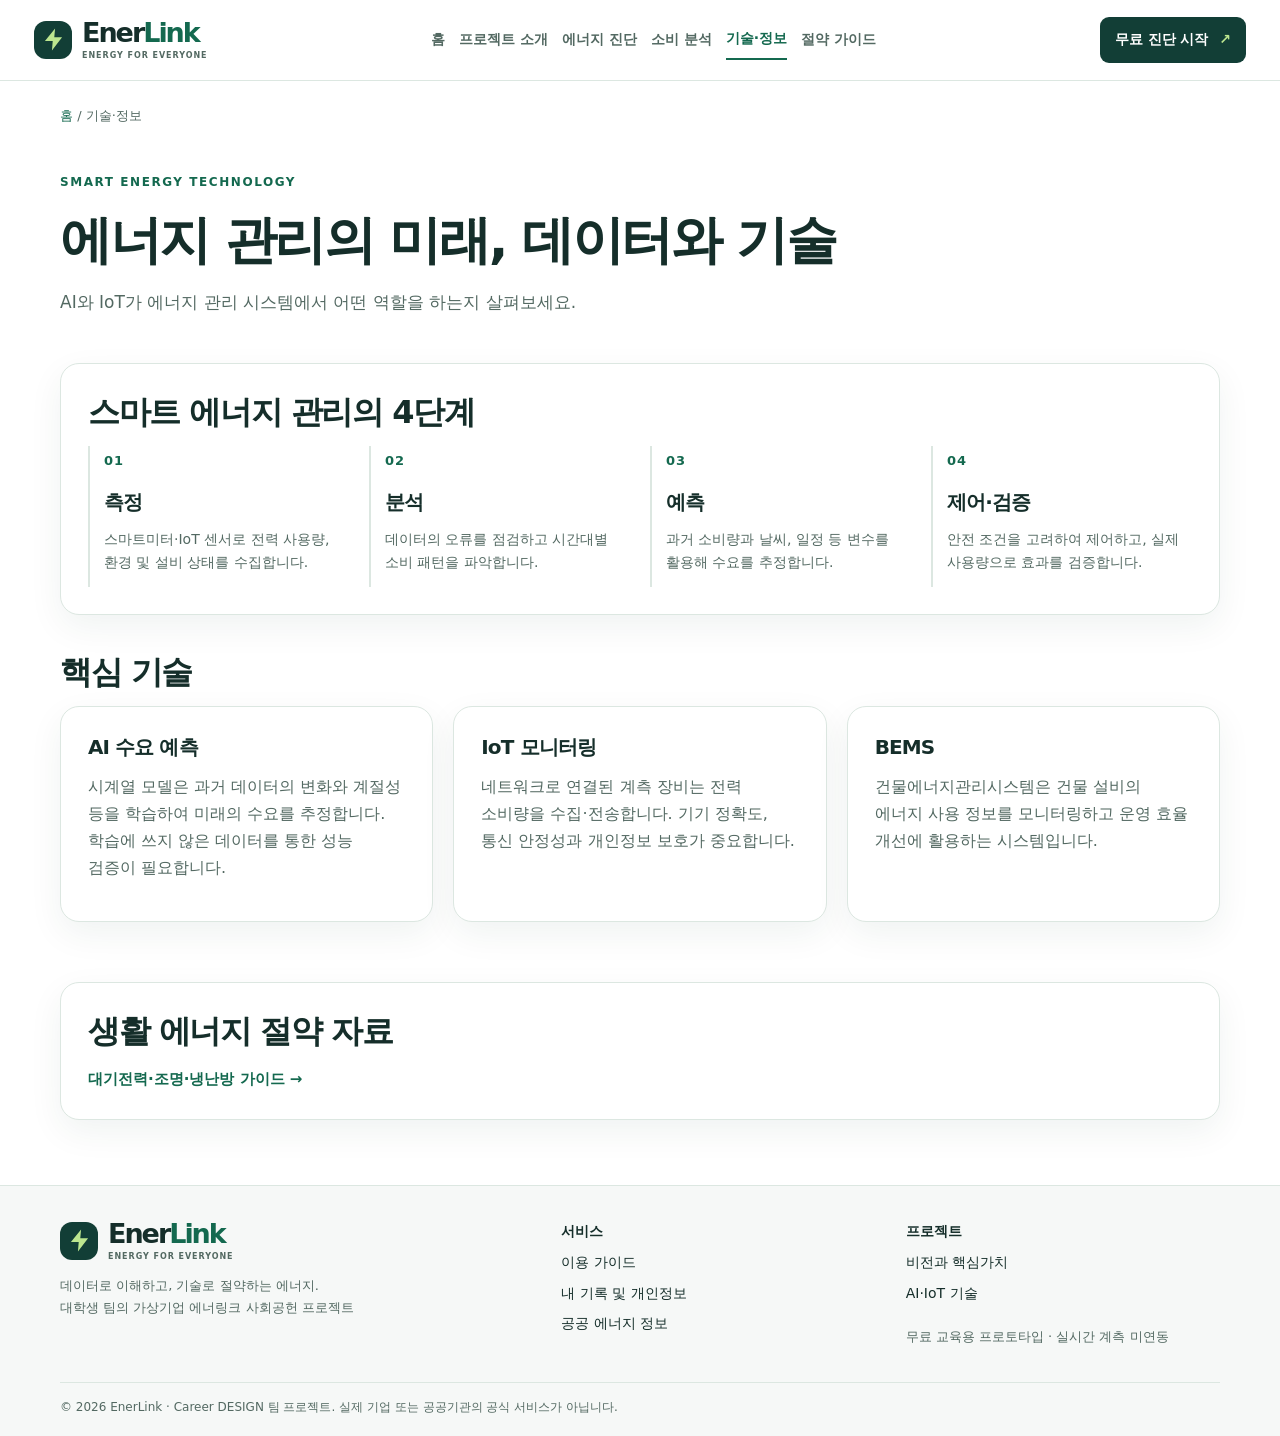
<file: international_policy.html>
<!doctype html>
<html lang="ko"><head><meta charset="utf-8"><meta name="viewport" content="width=device-width, initial-scale=1"><meta name="description" content="에너링크의 무료 에너지 관리 도구와 정보 나눔 프로젝트"><meta name="theme-color" content="#123e36"><title>AI·IoT 에너지 기술 | EnerLink</title><style>:root{--ink:#152e2a;--green:#14694f;--dark:#123e36;--lime:#bce68f;--muted:#536962;--line:#dce7e1;--soft:#f1f6f3;--white:#fff;--radius:19px;--shadow:0 12px 34px #173e3110}
*{box-sizing:border-box}html{scroll-behavior:smooth}body{margin:0;background:#fff;color:var(--ink);font-family:"Pretendard","Noto Sans KR","Malgun Gothic",system-ui,sans-serif;font-size:16px;line-height:1.7;word-break:keep-all;overflow-wrap:anywhere}a{color:inherit;text-decoration:none}button,input,select{font:inherit}button,a,input,select{outline-offset:4px}button{cursor:pointer}a:focus-visible,button:focus-visible,input:focus-visible,select:focus-visible{outline:3px solid #368f72}h1,h2,h3,p{margin:0 0 12px}h1,h2,h3{line-height:1.34;letter-spacing:-.045em}h1{font-size:clamp(32px,4.6vw,52px);font-weight:800}h2{font-size:clamp(23px,2.8vw,32px)}h3{font-size:20px}p{color:var(--muted)}small,.hint,.tiny{font-size:13px;color:var(--muted)}.wrap{width:min(1160px,calc(100% - 48px));margin-inline:auto}.skip{position:absolute;left:12px;top:-100px;z-index:20;background:white;padding:10px}.skip:focus{top:10px}.site-header{position:sticky;top:0;z-index:10;background:#fffffff5;backdrop-filter:blur(16px);border-bottom:1px solid var(--line)}.navwrap{max-width:1260px;margin:auto;padding:17px 24px;display:flex;align-items:center;gap:30px;justify-content:space-between}.brand{display:inline-flex;align-items:center;gap:10px;font-size:27px;font-weight:850;letter-spacing:-.075em;line-height:1;color:var(--ink);white-space:nowrap}.brand-accent{color:var(--green)}.brand small{display:block;font-size:8px;letter-spacing:.12em;margin-top:6px;font-weight:750}.brandmark{width:38px;height:38px;background:var(--dark);color:var(--lime);border-radius:12px;display:grid;place-items:center}.brandmark svg{width:25px;height:25px}nav{display:flex;gap:22px;align-items:center}nav a{font-size:14px;font-weight:650;color:var(--muted);white-space:nowrap;padding:7px 0}nav a:hover,nav a[aria-current]{color:var(--green);border-bottom:2px solid var(--green)}.nav-cta{font-size:14px;font-weight:750;background:var(--dark);color:white;border-radius:9px;padding:11px 15px;white-space:nowrap}.nav-cta span{color:var(--lime);margin-left:6px}.nav-toggle{display:none}.hero{background:radial-gradient(ellipse at 85% 10%,#286550 0,transparent 48%),#123e36;color:white;padding:82px 0 76px}.hero-grid{display:grid;grid-template-columns:1.13fr .87fr;gap:60px;align-items:center}.eyebrow{display:inline-flex;align-items:center;gap:8px;color:var(--green);font-size:12px;letter-spacing:.13em;font-weight:800;margin-bottom:14px}.on-dark{color:var(--lime)}.dot{height:8px;width:8px;background:var(--lime);border-radius:50%;display:inline-block}.hero h1{font-size:clamp(37px,5.1vw,67px);letter-spacing:-.065em;margin:0 0 22px;line-height:1.22}.hero h1 em{font-style:normal;color:var(--lime)}.hero p{color:#d6e6dc;max-width:540px;font-size:18px}.hero-note{font-size:13px;color:#b4ccc1;margin-top:18px}.actions{display:flex;flex-wrap:wrap;align-items:center;gap:10px}.btn{display:inline-flex;align-items:center;justify-content:center;gap:12px;padding:12px 19px;min-height:45px;border:1px solid transparent;border-radius:10px;font-weight:750;font-size:15px;line-height:1.4;transition:background .15s,transform .15s}.btn:hover{transform:translateY(-1px)}.primary{background:var(--dark);color:white}.primary:hover{background:#20634e}.secondary{background:var(--soft);color:var(--dark);border-color:var(--line)}.secondary:hover{background:#e4f0e9}.light{background:var(--lime);color:#173b2b}.outline-light{border-color:#87a99b;color:white;background:transparent}.danger{color:#9b302a;border-color:#edd3d0;background:#fff}.full{width:100%;margin-top:16px}.hero-panel{padding:27px;border:1px solid #ffffff30;border-radius:22px;background:#ffffff0b;box-shadow:0 22px 80px #071a1740}.panel-top{display:flex;justify-content:space-between;align-items:flex-start;gap:12px}.panel-top h2{font-size:21px;color:#fff}.muted-light,.demo-label{font-size:11px;letter-spacing:.08em;color:#bcd4c7}.demo-label{border:1px solid #71998a;border-radius:6px;padding:3px 8px;white-space:nowrap}.hero-metric{display:grid;gap:2px;margin:16px 0}.hero-metric>span{color:#d3e4d9;font-size:13px}.hero-metric strong{font-size:44px;letter-spacing:-.04em;line-height:1.2}.hero-metric small{color:#bcd4c7;font-size:18px}.hero-chart{display:flex;gap:9px;align-items:end;height:125px;border-bottom:1px solid #72988a;padding:8px 0 0;background:repeating-linear-gradient(to top,transparent 0,transparent 30px,#ffffff10 30px,#ffffff10 31px)}.hero-chart div{flex:1;background:#83bd9c;border-radius:4px 4px 0 0;height:var(--h)}.hero-chart .peak{background:var(--lime)}.hero-axis{display:flex;justify-content:space-between;color:#bcd4c7;font-size:11px;margin-top:5px}.hero-bottom{display:flex;justify-content:space-between;align-items:center;gap:10px;padding-top:20px;font-size:13px;color:#d4e5dc}.hero-bottom b{color:#fff}.ring{display:grid;place-items:center;width:42px;height:42px;border:1px solid #bce68f88;border-radius:50%;color:var(--lime);font-size:25px}.hero-panel .tiny{font-size:11px;color:#a8c8b7;margin:14px 0 0}.section{padding:62px 0}.sectionhead{display:flex;align-items:end;justify-content:space-between;gap:22px;margin-bottom:24px}.sectionhead h2,.sectionhead p{margin-bottom:0}.sectionhead p{max-width:390px;font-size:14px}.compact{align-items:center;flex-wrap:wrap;margin-bottom:16px}.grid{display:grid;gap:20px}.two{grid-template-columns:repeat(2,minmax(0,1fr))}.three{grid-template-columns:repeat(3,minmax(0,1fr))}.four{grid-template-columns:repeat(4,minmax(0,1fr))}.card{padding:27px;border:1px solid var(--line);border-radius:var(--radius);background:white;box-shadow:var(--shadow);min-width:0}.feature{display:flex;flex-direction:column;min-height:210px}.feature p{font-size:15px;flex:1}.num{display:inline-block;color:var(--green);font-size:13px;font-weight:800;letter-spacing:.08em;margin-bottom:17px}.textlink{display:inline-block;color:var(--green);font-weight:750;font-size:15px}.textlink:hover{text-decoration:underline}.soft{background:var(--soft)}.mission{display:grid;grid-template-columns:1fr 1.2fr;gap:40px}.tags{display:flex;gap:8px;flex-wrap:wrap;margin:16px 0}.tags span{padding:5px 13px;background:var(--soft);border:1px solid var(--line);border-radius:999px;color:var(--green);font-size:13px;font-weight:750}.footer{background:#f6f8f7;border-top:1px solid var(--line);padding:34px 0 18px}.footgrid{display:grid;grid-template-columns:1.5fr 1fr 1fr;gap:30px}.footgrid>div:not(:first-child){display:flex;flex-direction:column;gap:7px;font-size:14px}.footgrid p{font-size:13px;margin-top:14px}.footgrid a:not(.brand):hover{text-decoration:underline}.copyright{font-size:12px;color:var(--muted);border-top:1px solid var(--line);padding-top:14px;margin-top:22px}.page{min-height:64vh;padding-bottom:65px}.breadcrumb{font-size:13px;color:var(--muted);padding:24px 0}.breadcrumb a{color:var(--green)}.pagehead{padding:16px 0 34px;max-width:900px}.pagehead p{font-size:17px}.page .section{padding:36px 0}.banner{padding:38px;background:var(--dark);color:white;border-radius:var(--radius)}.banner p{color:#d6e6dc}.notice{border-left:4px solid #659b83;background:var(--soft);padding:15px 18px;font-size:14px;color:var(--muted);margin-top:24px;border-radius:0 10px 10px 0}.space{margin-top:24px}.formula{padding:18px;background:var(--soft);border-radius:12px;font-weight:750;margin:18px 0;color:var(--dark)}.process>div{border-left:2px solid var(--line);padding-left:14px}.process p{font-size:14px}.resource .textlink{display:block;margin-top:8px}.toolgrid{grid-template-columns:1.15fr .85fr;align-items:start}.fields{gap:12px}label{display:block;font-size:14px;font-weight:720;margin:13px 0 5px}input,select{width:100%;min-height:44px;padding:9px 12px;border:1px solid #bfcfc6;border-radius:9px;background:#fff;color:var(--ink);min-width:0}input:focus,select:focus{border-color:var(--green)}.status{font-size:13px;margin:8px 0 0;min-height:1.3em;color:var(--green)}.status.error{color:#a32b24}.resultcard{background:var(--soft);border-color:#cbded2}.resultbig{font-size:clamp(34px,5vw,56px);font-weight:800;color:var(--green);line-height:1.15;letter-spacing:-.06em;margin:18px 0}.resultbig small{font-size:18px;letter-spacing:0}.stat{font-size:30px;font-weight:800;letter-spacing:-.04em;color:var(--dark)}hr{border:0;border-top:1px solid var(--line);margin:24px 0}.tablewrap{overflow-x:auto}table{border-collapse:collapse;width:100%;font-size:14px;text-align:left}th,td{padding:12px 10px;border-bottom:1px solid var(--line);vertical-align:top}th{background:var(--soft);font-size:13px;white-space:nowrap}td:not(:first-child){white-space:nowrap}.mini{border:1px solid var(--line);color:var(--dark);background:white;border-radius:7px;padding:4px 8px;font-size:12px}.empty{padding:27px 12px;text-align:center;color:var(--muted);background:var(--soft);border-radius:10px}.toolbar{display:flex;align-items:end;gap:12px;flex-wrap:wrap}.toolbar>div{flex:1;min-width:150px}.toolbar label{margin-top:0}.kpis{margin:22px 0}.kpi{padding:22px}.kpi .stat{margin:6px 0}.kpi p{font-size:13px}.bars{display:grid;gap:13px;margin-top:20px}.barline{display:grid;grid-template-columns:minmax(70px,125px) 1fr minmax(80px,110px);align-items:center;gap:12px;font-size:13px}.track{height:13px;background:#e4ede7;border-radius:5px;overflow:hidden}.fill{height:100%;background:#408b70;border-radius:5px}.barval{text-align:right;font-variant-numeric:tabular-nums;white-space:nowrap}.chartsvg{width:100%;height:auto;display:block;margin-top:16px}.insight{padding:15px 18px;border-radius:11px;background:var(--soft);margin-top:14px}.insight p{margin:4px 0}.no-margin{margin:0}.compare{display:grid;gap:8px;margin:20px 0}.compare-row{display:flex;justify-content:space-between;gap:12px;font-size:14px}.subnav{display:flex;gap:10px;flex-wrap:wrap}
@media(max-width:920px){.navwrap{gap:12px}nav{gap:12px}nav a{font-size:13px}.nav-cta{display:none}.hero-grid{gap:30px}.four{grid-template-columns:repeat(2,minmax(0,1fr))}}
@media(max-width:690px){.wrap{width:calc(100% - 32px)}.navwrap{padding:13px 16px;flex-wrap:wrap}.nav-toggle{display:block;border:1px solid var(--line);background:white;border-radius:8px;padding:6px 10px;color:var(--dark)}nav{display:none;flex-basis:100%;flex-direction:column;align-items:stretch;gap:2px}nav.open{display:flex}nav a{padding:10px}.hero{padding:44px 0}.hero-grid,.two,.three,.toolgrid,.mission,.footgrid{grid-template-columns:1fr}.fields.two{grid-template-columns:repeat(2,minmax(0,1fr))}.hero-panel{padding:20px}.hero h1{font-size:clamp(34px,8vw,50px)}.hero p{font-size:16px}.section{padding:38px 0}.sectionhead{align-items:start;flex-direction:column;gap:10px}.card{padding:20px}.feature{min-height:0}.pagehead{padding:10px 0 25px}.banner{padding:25px}.barline{grid-template-columns:85px 1fr 85px;gap:6px}.toolbar>div{min-width:130px}.footer{padding-top:25px}.kpi .stat{font-size:26px}}
@media(prefers-reduced-motion:reduce){*{scroll-behavior:auto!important;transition:none!important}}

.toolnav{display:flex;flex-wrap:wrap;gap:9px;margin:0 0 22px}.toolnav a{padding:8px 12px;border:1px solid #dce7e1;border-radius:8px;color:#14694f;font-weight:700;font-size:14px}.guide-grid{display:grid;grid-template-columns:repeat(3,minmax(0,1fr));gap:18px}.guide-stat{font-size:clamp(28px,4vw,43px);font-weight:850;color:#14694f;letter-spacing:-.05em}.guide-grid ul{padding-left:20px;color:#536962}.guide-grid li{margin-bottom:8px}.metric-strip{display:grid;grid-template-columns:repeat(3,minmax(0,1fr));gap:10px;margin:14px 0}.metric-strip>div{padding:14px;background:#e7f1eb;border-radius:10px}.metric-strip strong{display:block;font-size:24px;color:#14694f}.factor-row{display:grid;grid-template-columns:1fr 1.3fr .7fr;gap:12px;align-items:end;margin:12px 0}.factor-row label{font-size:13px}.factor-value{font-size:13px;color:#536962;padding:10px 0}.source-links a{display:block;color:#14694f;text-decoration:underline;font-size:14px;margin:8px 0}.navwrap{gap:15px}.site-header nav{gap:14px}.tablewrap table{min-width:500px}@media(max-width:900px){.guide-grid{grid-template-columns:repeat(2,minmax(0,1fr))}}@media(max-width:690px){.guide-grid,.metric-strip{grid-template-columns:1fr}.factor-row{grid-template-columns:1fr 1fr}.factor-value{grid-column:1/-1;padding:0}.site-header nav{gap:3px}}
</style><script src="./enerlink-v3.js" defer></script></head>
<body data-page="international_policy.html"><a href="#main" class="skip">본문 바로가기</a><header class="site-header"><div class="navwrap"><a class="brand" href="index.html"><span class="brandmark" aria-hidden="true"><svg width="25" height="25" viewBox="0 0 32 32" fill="none"><path d="M18 2 5 18h10l-1 12 13-17H17z" fill="currentColor"/></svg></span><span>Ener<span class="brand-accent">Link</span><small>ENERGY FOR EVERYONE</small></span></a><button class="nav-toggle" id="nav-toggle" aria-expanded="false" aria-controls="navigation">메뉴 ☰</button><nav id="navigation" aria-label="주 메뉴"><a href="index.html" >홈</a><a href="purpose.html" >프로젝트 소개</a><a href="record.html" >에너지 진단</a><a href="report_analysis.html" >소비 분석</a><a href="international_policy.html" aria-current="page">기술·정보</a><a href="energy_guide.html">절약 가이드</a></nav><a class="nav-cta" href="carbon_record.html">무료 진단 시작 <span>↗</span></a></div></header>
<main id="main" class="wrap page"><div class="breadcrumb"><a href="index.html">홈</a> / 기술·정보</div><div class="pagehead"><span class="eyebrow">SMART ENERGY TECHNOLOGY</span><h1>에너지 관리의 미래, 데이터와 기술</h1><p>AI와 IoT가 에너지 관리 시스템에서 어떤 역할을 하는지 살펴보세요.</p></div><section class="card"><h2>스마트 에너지 관리의 4단계</h2><div class="grid four process"><div><span class="num">01</span><h3>측정</h3><p>스마트미터·IoT 센서로 전력 사용량, 환경 및 설비 상태를 수집합니다.</p></div><div><span class="num">02</span><h3>분석</h3><p>데이터의 오류를 점검하고 시간대별 소비 패턴을 파악합니다.</p></div><div><span class="num">03</span><h3>예측</h3><p>과거 소비량과 날씨, 일정 등 변수를 활용해 수요를 추정합니다.</p></div><div><span class="num">04</span><h3>제어·검증</h3><p>안전 조건을 고려하여 제어하고, 실제 사용량으로 효과를 검증합니다.</p></div></div></section><section class="section"><h2>핵심 기술</h2><div class="grid three"><article class="card"><h3>AI 수요 예측</h3><p>시계열 모델은 과거 데이터의 변화와 계절성 등을 학습하여 미래의 수요를 추정합니다. 학습에 쓰지 않은 데이터를 통한 성능 검증이 필요합니다.</p></article><article class="card"><h3>IoT 모니터링</h3><p>네트워크로 연결된 계측 장비는 전력 소비량을 수집·전송합니다. 기기 정확도, 통신 안정성과 개인정보 보호가 중요합니다.</p></article><article class="card"><h3>BEMS</h3><p>건물에너지관리시스템은 건물 설비의 에너지 사용 정보를 모니터링하고 운영 효율 개선에 활용하는 시스템입니다.</p></article></div></section><section class="card space"><h2>생활 에너지 절약 자료</h2><a class="textlink" href="energy_guide.html">대기전력·조명·냉난방 가이드 →</a></section></main>
<footer class="footer"><div class="wrap footgrid"><div><a class="brand" href="index.html"><span class="brandmark" aria-hidden="true"><svg width="25" height="25" viewBox="0 0 32 32" fill="none"><path d="M18 2 5 18h10l-1 12 13-17H17z" fill="currentColor"/></svg></span><span>Ener<span class="brand-accent">Link</span><small>ENERGY FOR EVERYONE</small></span></a><p>데이터로 이해하고, 기술로 절약하는 에너지.<br>대학생 팀의 가상기업 에너링크 사회공헌 프로젝트</p></div><div><strong>서비스</strong><a href="howtouse.html">이용 가이드</a><a href="usage_status.html">내 기록 및 개인정보</a><a href="domestic_policy.html">공공 에너지 정보</a></div><div><strong>프로젝트</strong><a href="purpose.html">비전과 핵심가치</a><a href="international_policy.html">AI·IoT 기술</a><p>무료 교육용 프로토타입 · 실시간 계측 미연동</p></div></div><div class="wrap copyright">© 2026 EnerLink · Career DESIGN 팀 프로젝트. 실제 기업 또는 공공기관의 공식 서비스가 아닙니다.</div></footer></body></html>
</file>
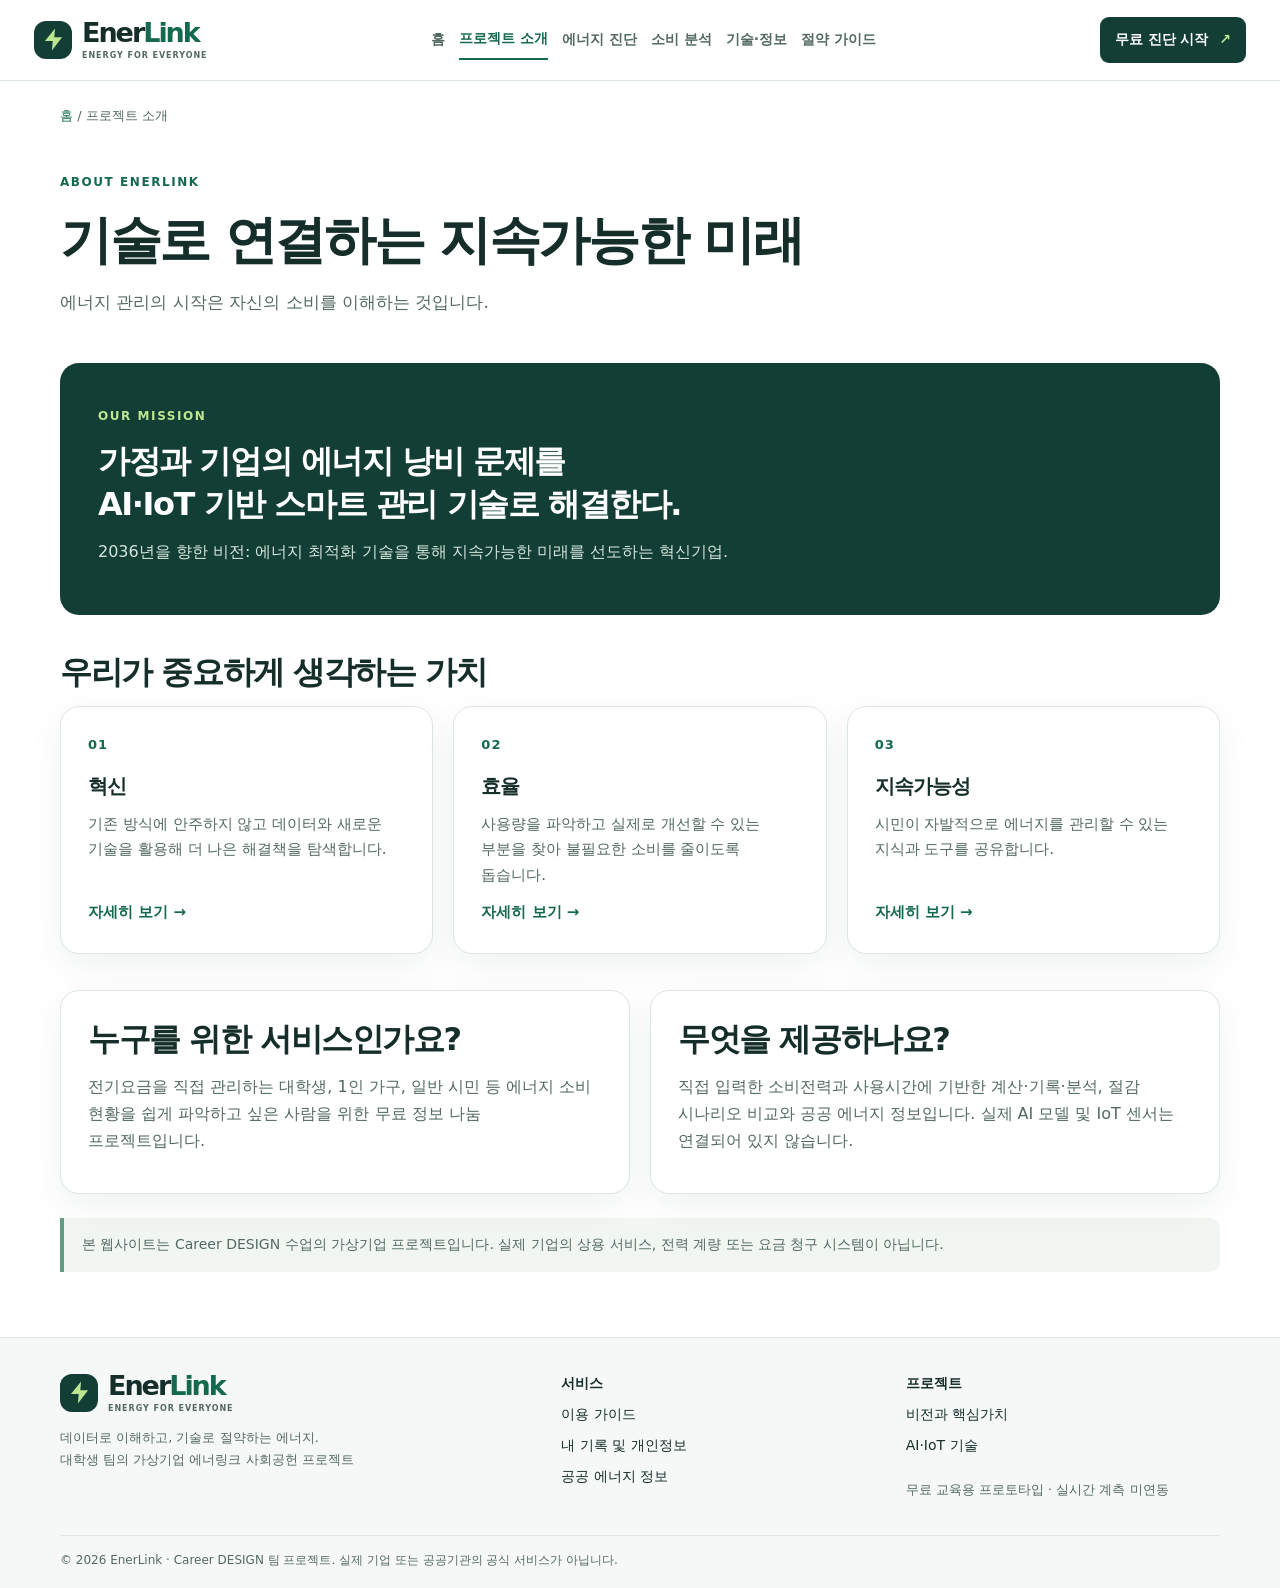
<file: purpose.html>
<!doctype html>
<html lang="ko"><head><meta charset="utf-8"><meta name="viewport" content="width=device-width, initial-scale=1"><meta name="description" content="에너링크의 무료 에너지 관리 도구와 정보 나눔 프로젝트"><meta name="theme-color" content="#123e36"><title>프로젝트 소개 | EnerLink</title><style>:root{--ink:#152e2a;--green:#14694f;--dark:#123e36;--lime:#bce68f;--muted:#536962;--line:#dce7e1;--soft:#f1f6f3;--white:#fff;--radius:19px;--shadow:0 12px 34px #173e3110}
*{box-sizing:border-box}html{scroll-behavior:smooth}body{margin:0;background:#fff;color:var(--ink);font-family:"Pretendard","Noto Sans KR","Malgun Gothic",system-ui,sans-serif;font-size:16px;line-height:1.7;word-break:keep-all;overflow-wrap:anywhere}a{color:inherit;text-decoration:none}button,input,select{font:inherit}button,a,input,select{outline-offset:4px}button{cursor:pointer}a:focus-visible,button:focus-visible,input:focus-visible,select:focus-visible{outline:3px solid #368f72}h1,h2,h3,p{margin:0 0 12px}h1,h2,h3{line-height:1.34;letter-spacing:-.045em}h1{font-size:clamp(32px,4.6vw,52px);font-weight:800}h2{font-size:clamp(23px,2.8vw,32px)}h3{font-size:20px}p{color:var(--muted)}small,.hint,.tiny{font-size:13px;color:var(--muted)}.wrap{width:min(1160px,calc(100% - 48px));margin-inline:auto}.skip{position:absolute;left:12px;top:-100px;z-index:20;background:white;padding:10px}.skip:focus{top:10px}.site-header{position:sticky;top:0;z-index:10;background:#fffffff5;backdrop-filter:blur(16px);border-bottom:1px solid var(--line)}.navwrap{max-width:1260px;margin:auto;padding:17px 24px;display:flex;align-items:center;gap:30px;justify-content:space-between}.brand{display:inline-flex;align-items:center;gap:10px;font-size:27px;font-weight:850;letter-spacing:-.075em;line-height:1;color:var(--ink);white-space:nowrap}.brand-accent{color:var(--green)}.brand small{display:block;font-size:8px;letter-spacing:.12em;margin-top:6px;font-weight:750}.brandmark{width:38px;height:38px;background:var(--dark);color:var(--lime);border-radius:12px;display:grid;place-items:center}.brandmark svg{width:25px;height:25px}nav{display:flex;gap:22px;align-items:center}nav a{font-size:14px;font-weight:650;color:var(--muted);white-space:nowrap;padding:7px 0}nav a:hover,nav a[aria-current]{color:var(--green);border-bottom:2px solid var(--green)}.nav-cta{font-size:14px;font-weight:750;background:var(--dark);color:white;border-radius:9px;padding:11px 15px;white-space:nowrap}.nav-cta span{color:var(--lime);margin-left:6px}.nav-toggle{display:none}.hero{background:radial-gradient(ellipse at 85% 10%,#286550 0,transparent 48%),#123e36;color:white;padding:82px 0 76px}.hero-grid{display:grid;grid-template-columns:1.13fr .87fr;gap:60px;align-items:center}.eyebrow{display:inline-flex;align-items:center;gap:8px;color:var(--green);font-size:12px;letter-spacing:.13em;font-weight:800;margin-bottom:14px}.on-dark{color:var(--lime)}.dot{height:8px;width:8px;background:var(--lime);border-radius:50%;display:inline-block}.hero h1{font-size:clamp(37px,5.1vw,67px);letter-spacing:-.065em;margin:0 0 22px;line-height:1.22}.hero h1 em{font-style:normal;color:var(--lime)}.hero p{color:#d6e6dc;max-width:540px;font-size:18px}.hero-note{font-size:13px;color:#b4ccc1;margin-top:18px}.actions{display:flex;flex-wrap:wrap;align-items:center;gap:10px}.btn{display:inline-flex;align-items:center;justify-content:center;gap:12px;padding:12px 19px;min-height:45px;border:1px solid transparent;border-radius:10px;font-weight:750;font-size:15px;line-height:1.4;transition:background .15s,transform .15s}.btn:hover{transform:translateY(-1px)}.primary{background:var(--dark);color:white}.primary:hover{background:#20634e}.secondary{background:var(--soft);color:var(--dark);border-color:var(--line)}.secondary:hover{background:#e4f0e9}.light{background:var(--lime);color:#173b2b}.outline-light{border-color:#87a99b;color:white;background:transparent}.danger{color:#9b302a;border-color:#edd3d0;background:#fff}.full{width:100%;margin-top:16px}.hero-panel{padding:27px;border:1px solid #ffffff30;border-radius:22px;background:#ffffff0b;box-shadow:0 22px 80px #071a1740}.panel-top{display:flex;justify-content:space-between;align-items:flex-start;gap:12px}.panel-top h2{font-size:21px;color:#fff}.muted-light,.demo-label{font-size:11px;letter-spacing:.08em;color:#bcd4c7}.demo-label{border:1px solid #71998a;border-radius:6px;padding:3px 8px;white-space:nowrap}.hero-metric{display:grid;gap:2px;margin:16px 0}.hero-metric>span{color:#d3e4d9;font-size:13px}.hero-metric strong{font-size:44px;letter-spacing:-.04em;line-height:1.2}.hero-metric small{color:#bcd4c7;font-size:18px}.hero-chart{display:flex;gap:9px;align-items:end;height:125px;border-bottom:1px solid #72988a;padding:8px 0 0;background:repeating-linear-gradient(to top,transparent 0,transparent 30px,#ffffff10 30px,#ffffff10 31px)}.hero-chart div{flex:1;background:#83bd9c;border-radius:4px 4px 0 0;height:var(--h)}.hero-chart .peak{background:var(--lime)}.hero-axis{display:flex;justify-content:space-between;color:#bcd4c7;font-size:11px;margin-top:5px}.hero-bottom{display:flex;justify-content:space-between;align-items:center;gap:10px;padding-top:20px;font-size:13px;color:#d4e5dc}.hero-bottom b{color:#fff}.ring{display:grid;place-items:center;width:42px;height:42px;border:1px solid #bce68f88;border-radius:50%;color:var(--lime);font-size:25px}.hero-panel .tiny{font-size:11px;color:#a8c8b7;margin:14px 0 0}.section{padding:62px 0}.sectionhead{display:flex;align-items:end;justify-content:space-between;gap:22px;margin-bottom:24px}.sectionhead h2,.sectionhead p{margin-bottom:0}.sectionhead p{max-width:390px;font-size:14px}.compact{align-items:center;flex-wrap:wrap;margin-bottom:16px}.grid{display:grid;gap:20px}.two{grid-template-columns:repeat(2,minmax(0,1fr))}.three{grid-template-columns:repeat(3,minmax(0,1fr))}.four{grid-template-columns:repeat(4,minmax(0,1fr))}.card{padding:27px;border:1px solid var(--line);border-radius:var(--radius);background:white;box-shadow:var(--shadow);min-width:0}.feature{display:flex;flex-direction:column;min-height:210px}.feature p{font-size:15px;flex:1}.num{display:inline-block;color:var(--green);font-size:13px;font-weight:800;letter-spacing:.08em;margin-bottom:17px}.textlink{display:inline-block;color:var(--green);font-weight:750;font-size:15px}.textlink:hover{text-decoration:underline}.soft{background:var(--soft)}.mission{display:grid;grid-template-columns:1fr 1.2fr;gap:40px}.tags{display:flex;gap:8px;flex-wrap:wrap;margin:16px 0}.tags span{padding:5px 13px;background:var(--soft);border:1px solid var(--line);border-radius:999px;color:var(--green);font-size:13px;font-weight:750}.footer{background:#f6f8f7;border-top:1px solid var(--line);padding:34px 0 18px}.footgrid{display:grid;grid-template-columns:1.5fr 1fr 1fr;gap:30px}.footgrid>div:not(:first-child){display:flex;flex-direction:column;gap:7px;font-size:14px}.footgrid p{font-size:13px;margin-top:14px}.footgrid a:not(.brand):hover{text-decoration:underline}.copyright{font-size:12px;color:var(--muted);border-top:1px solid var(--line);padding-top:14px;margin-top:22px}.page{min-height:64vh;padding-bottom:65px}.breadcrumb{font-size:13px;color:var(--muted);padding:24px 0}.breadcrumb a{color:var(--green)}.pagehead{padding:16px 0 34px;max-width:900px}.pagehead p{font-size:17px}.page .section{padding:36px 0}.banner{padding:38px;background:var(--dark);color:white;border-radius:var(--radius)}.banner p{color:#d6e6dc}.notice{border-left:4px solid #659b83;background:var(--soft);padding:15px 18px;font-size:14px;color:var(--muted);margin-top:24px;border-radius:0 10px 10px 0}.space{margin-top:24px}.formula{padding:18px;background:var(--soft);border-radius:12px;font-weight:750;margin:18px 0;color:var(--dark)}.process>div{border-left:2px solid var(--line);padding-left:14px}.process p{font-size:14px}.resource .textlink{display:block;margin-top:8px}.toolgrid{grid-template-columns:1.15fr .85fr;align-items:start}.fields{gap:12px}label{display:block;font-size:14px;font-weight:720;margin:13px 0 5px}input,select{width:100%;min-height:44px;padding:9px 12px;border:1px solid #bfcfc6;border-radius:9px;background:#fff;color:var(--ink);min-width:0}input:focus,select:focus{border-color:var(--green)}.status{font-size:13px;margin:8px 0 0;min-height:1.3em;color:var(--green)}.status.error{color:#a32b24}.resultcard{background:var(--soft);border-color:#cbded2}.resultbig{font-size:clamp(34px,5vw,56px);font-weight:800;color:var(--green);line-height:1.15;letter-spacing:-.06em;margin:18px 0}.resultbig small{font-size:18px;letter-spacing:0}.stat{font-size:30px;font-weight:800;letter-spacing:-.04em;color:var(--dark)}hr{border:0;border-top:1px solid var(--line);margin:24px 0}.tablewrap{overflow-x:auto}table{border-collapse:collapse;width:100%;font-size:14px;text-align:left}th,td{padding:12px 10px;border-bottom:1px solid var(--line);vertical-align:top}th{background:var(--soft);font-size:13px;white-space:nowrap}td:not(:first-child){white-space:nowrap}.mini{border:1px solid var(--line);color:var(--dark);background:white;border-radius:7px;padding:4px 8px;font-size:12px}.empty{padding:27px 12px;text-align:center;color:var(--muted);background:var(--soft);border-radius:10px}.toolbar{display:flex;align-items:end;gap:12px;flex-wrap:wrap}.toolbar>div{flex:1;min-width:150px}.toolbar label{margin-top:0}.kpis{margin:22px 0}.kpi{padding:22px}.kpi .stat{margin:6px 0}.kpi p{font-size:13px}.bars{display:grid;gap:13px;margin-top:20px}.barline{display:grid;grid-template-columns:minmax(70px,125px) 1fr minmax(80px,110px);align-items:center;gap:12px;font-size:13px}.track{height:13px;background:#e4ede7;border-radius:5px;overflow:hidden}.fill{height:100%;background:#408b70;border-radius:5px}.barval{text-align:right;font-variant-numeric:tabular-nums;white-space:nowrap}.chartsvg{width:100%;height:auto;display:block;margin-top:16px}.insight{padding:15px 18px;border-radius:11px;background:var(--soft);margin-top:14px}.insight p{margin:4px 0}.no-margin{margin:0}.compare{display:grid;gap:8px;margin:20px 0}.compare-row{display:flex;justify-content:space-between;gap:12px;font-size:14px}.subnav{display:flex;gap:10px;flex-wrap:wrap}
@media(max-width:920px){.navwrap{gap:12px}nav{gap:12px}nav a{font-size:13px}.nav-cta{display:none}.hero-grid{gap:30px}.four{grid-template-columns:repeat(2,minmax(0,1fr))}}
@media(max-width:690px){.wrap{width:calc(100% - 32px)}.navwrap{padding:13px 16px;flex-wrap:wrap}.nav-toggle{display:block;border:1px solid var(--line);background:white;border-radius:8px;padding:6px 10px;color:var(--dark)}nav{display:none;flex-basis:100%;flex-direction:column;align-items:stretch;gap:2px}nav.open{display:flex}nav a{padding:10px}.hero{padding:44px 0}.hero-grid,.two,.three,.toolgrid,.mission,.footgrid{grid-template-columns:1fr}.fields.two{grid-template-columns:repeat(2,minmax(0,1fr))}.hero-panel{padding:20px}.hero h1{font-size:clamp(34px,8vw,50px)}.hero p{font-size:16px}.section{padding:38px 0}.sectionhead{align-items:start;flex-direction:column;gap:10px}.card{padding:20px}.feature{min-height:0}.pagehead{padding:10px 0 25px}.banner{padding:25px}.barline{grid-template-columns:85px 1fr 85px;gap:6px}.toolbar>div{min-width:130px}.footer{padding-top:25px}.kpi .stat{font-size:26px}}
@media(prefers-reduced-motion:reduce){*{scroll-behavior:auto!important;transition:none!important}}

.toolnav{display:flex;flex-wrap:wrap;gap:9px;margin:0 0 22px}.toolnav a{padding:8px 12px;border:1px solid #dce7e1;border-radius:8px;color:#14694f;font-weight:700;font-size:14px}.guide-grid{display:grid;grid-template-columns:repeat(3,minmax(0,1fr));gap:18px}.guide-stat{font-size:clamp(28px,4vw,43px);font-weight:850;color:#14694f;letter-spacing:-.05em}.guide-grid ul{padding-left:20px;color:#536962}.guide-grid li{margin-bottom:8px}.metric-strip{display:grid;grid-template-columns:repeat(3,minmax(0,1fr));gap:10px;margin:14px 0}.metric-strip>div{padding:14px;background:#e7f1eb;border-radius:10px}.metric-strip strong{display:block;font-size:24px;color:#14694f}.factor-row{display:grid;grid-template-columns:1fr 1.3fr .7fr;gap:12px;align-items:end;margin:12px 0}.factor-row label{font-size:13px}.factor-value{font-size:13px;color:#536962;padding:10px 0}.source-links a{display:block;color:#14694f;text-decoration:underline;font-size:14px;margin:8px 0}.navwrap{gap:15px}.site-header nav{gap:14px}.tablewrap table{min-width:500px}@media(max-width:900px){.guide-grid{grid-template-columns:repeat(2,minmax(0,1fr))}}@media(max-width:690px){.guide-grid,.metric-strip{grid-template-columns:1fr}.factor-row{grid-template-columns:1fr 1fr}.factor-value{grid-column:1/-1;padding:0}.site-header nav{gap:3px}}
</style><script src="./enerlink-v3.js" defer></script></head>
<body data-page="purpose.html"><a href="#main" class="skip">본문 바로가기</a><header class="site-header"><div class="navwrap"><a class="brand" href="index.html"><span class="brandmark" aria-hidden="true"><svg width="25" height="25" viewBox="0 0 32 32" fill="none"><path d="M18 2 5 18h10l-1 12 13-17H17z" fill="currentColor"/></svg></span><span>Ener<span class="brand-accent">Link</span><small>ENERGY FOR EVERYONE</small></span></a><button class="nav-toggle" id="nav-toggle" aria-expanded="false" aria-controls="navigation">메뉴 ☰</button><nav id="navigation" aria-label="주 메뉴"><a href="index.html" >홈</a><a href="purpose.html" aria-current="page">프로젝트 소개</a><a href="record.html" >에너지 진단</a><a href="report_analysis.html" >소비 분석</a><a href="international_policy.html" >기술·정보</a><a href="energy_guide.html">절약 가이드</a></nav><a class="nav-cta" href="carbon_record.html">무료 진단 시작 <span>↗</span></a></div></header>
<main id="main" class="wrap page"><div class="breadcrumb"><a href="index.html">홈</a> / 프로젝트 소개</div><div class="pagehead"><span class="eyebrow">ABOUT ENERLINK</span><h1>기술로 연결하는 지속가능한 미래</h1><p>에너지 관리의 시작은 자신의 소비를 이해하는 것입니다.</p></div><section class="banner"><span class="eyebrow on-dark">OUR MISSION</span><h2>가정과 기업의 에너지 낭비 문제를<br>AI·IoT 기반 스마트 관리 기술로 해결한다.</h2><p>2036년을 향한 비전: 에너지 최적화 기술을 통해 지속가능한 미래를 선도하는 혁신기업.</p></section><section class="section"><h2>우리가 중요하게 생각하는 가치</h2><div class="grid three"><article class="card feature"><span class="num">01</span><h3>혁신</h3><p>기존 방식에 안주하지 않고 데이터와 새로운 기술을 활용해 더 나은 해결책을 탐색합니다.</p><a class="textlink" href="international_policy.html">자세히 보기 →</a></article><article class="card feature"><span class="num">02</span><h3>효율</h3><p>사용량을 파악하고 실제로 개선할 수 있는 부분을 찾아 불필요한 소비를 줄이도록 돕습니다.</p><a class="textlink" href="report_analysis.html">자세히 보기 →</a></article><article class="card feature"><span class="num">03</span><h3>지속가능성</h3><p>시민이 자발적으로 에너지를 관리할 수 있는 지식과 도구를 공유합니다.</p><a class="textlink" href="domestic_policy.html">자세히 보기 →</a></article></div></section><div class="grid two"><article class="card"><h2>누구를 위한 서비스인가요?</h2><p>전기요금을 직접 관리하는 대학생, 1인 가구, 일반 시민 등 에너지 소비 현황을 쉽게 파악하고 싶은 사람을 위한 무료 정보 나눔 프로젝트입니다.</p></article><article class="card"><h2>무엇을 제공하나요?</h2><p>직접 입력한 소비전력과 사용시간에 기반한 계산·기록·분석, 절감 시나리오 비교와 공공 에너지 정보입니다. 실제 AI 모델 및 IoT 센서는 연결되어 있지 않습니다.</p></article></div><div class="notice">본 웹사이트는 Career DESIGN 수업의 가상기업 프로젝트입니다. 실제 기업의 상용 서비스, 전력 계량 또는 요금 청구 시스템이 아닙니다.</div></main>
<footer class="footer"><div class="wrap footgrid"><div><a class="brand" href="index.html"><span class="brandmark" aria-hidden="true"><svg width="25" height="25" viewBox="0 0 32 32" fill="none"><path d="M18 2 5 18h10l-1 12 13-17H17z" fill="currentColor"/></svg></span><span>Ener<span class="brand-accent">Link</span><small>ENERGY FOR EVERYONE</small></span></a><p>데이터로 이해하고, 기술로 절약하는 에너지.<br>대학생 팀의 가상기업 에너링크 사회공헌 프로젝트</p></div><div><strong>서비스</strong><a href="howtouse.html">이용 가이드</a><a href="usage_status.html">내 기록 및 개인정보</a><a href="domestic_policy.html">공공 에너지 정보</a></div><div><strong>프로젝트</strong><a href="purpose.html">비전과 핵심가치</a><a href="international_policy.html">AI·IoT 기술</a><p>무료 교육용 프로토타입 · 실시간 계측 미연동</p></div></div><div class="wrap copyright">© 2026 EnerLink · Career DESIGN 팀 프로젝트. 실제 기업 또는 공공기관의 공식 서비스가 아닙니다.</div></footer></body></html>
</file>
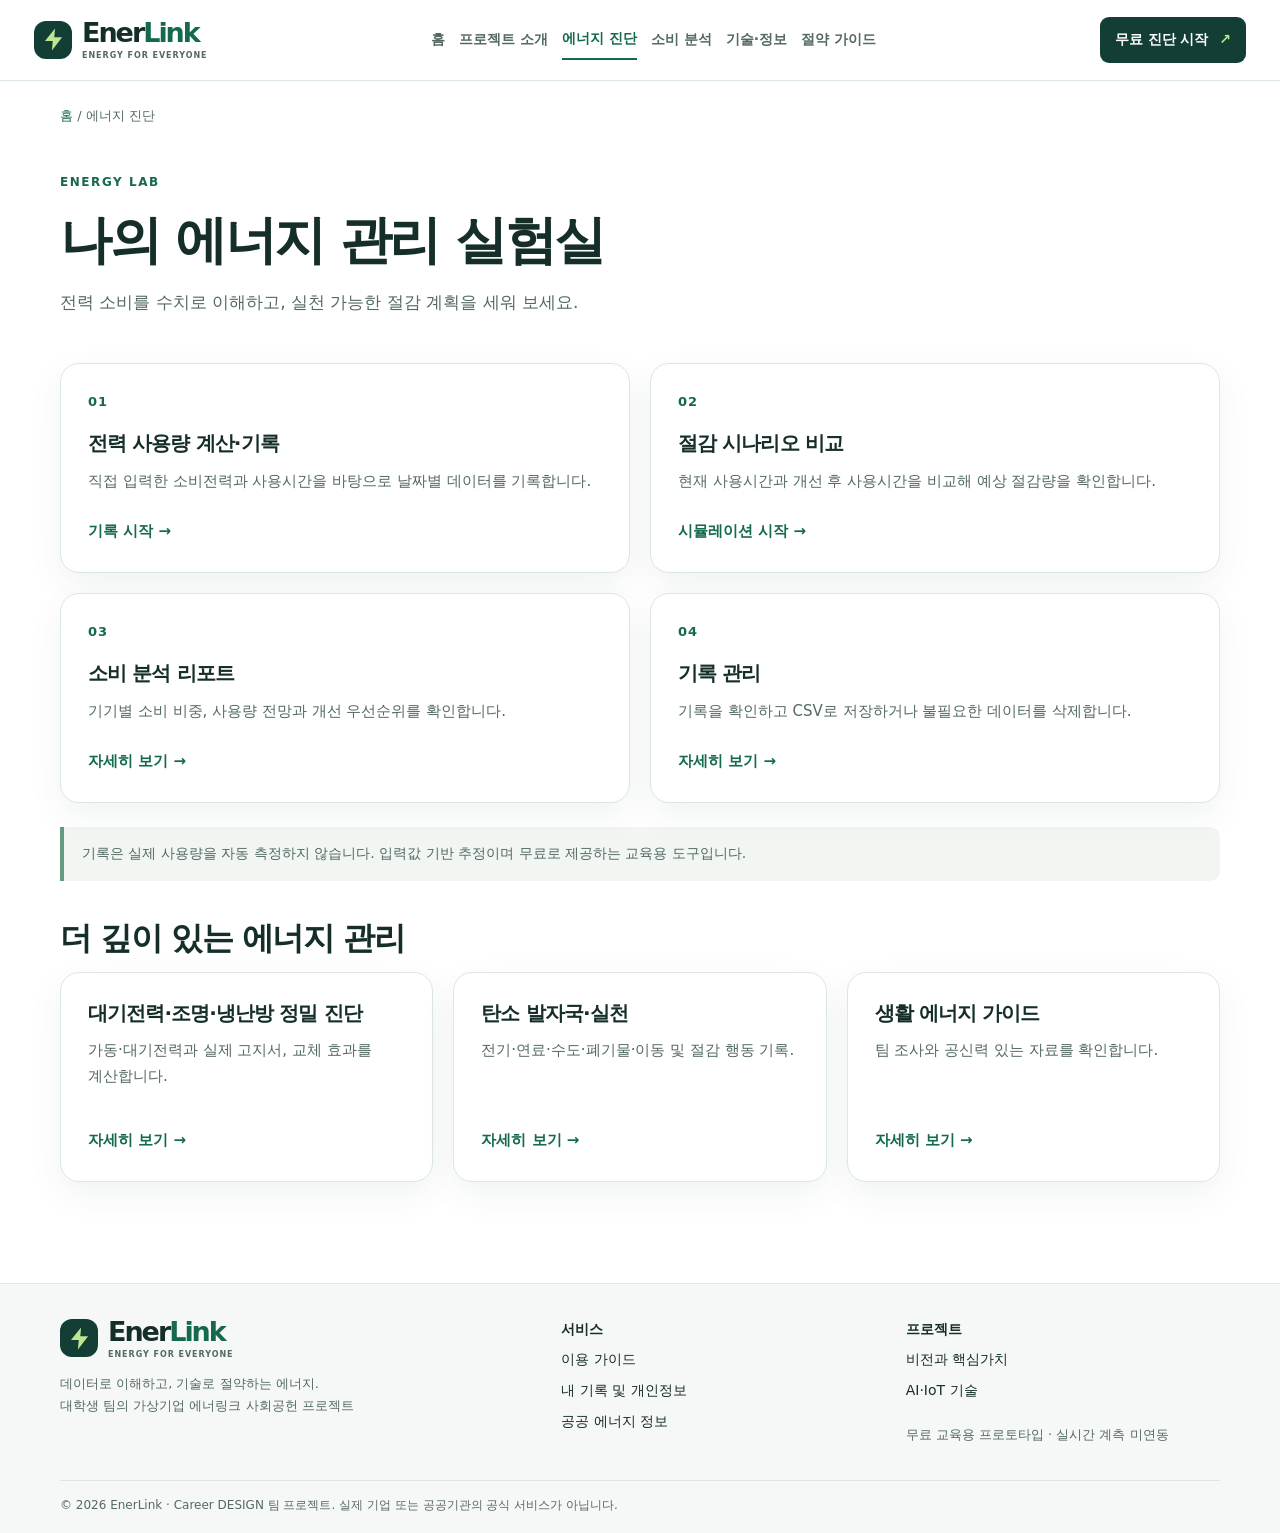
<file: record.html>
<!doctype html>
<html lang="ko"><head><meta charset="utf-8"><meta name="viewport" content="width=device-width, initial-scale=1"><meta name="description" content="에너링크의 무료 에너지 관리 도구와 정보 나눔 프로젝트"><meta name="theme-color" content="#123e36"><title>에너지 진단 | EnerLink</title><style>:root{--ink:#152e2a;--green:#14694f;--dark:#123e36;--lime:#bce68f;--muted:#536962;--line:#dce7e1;--soft:#f1f6f3;--white:#fff;--radius:19px;--shadow:0 12px 34px #173e3110}
*{box-sizing:border-box}html{scroll-behavior:smooth}body{margin:0;background:#fff;color:var(--ink);font-family:"Pretendard","Noto Sans KR","Malgun Gothic",system-ui,sans-serif;font-size:16px;line-height:1.7;word-break:keep-all;overflow-wrap:anywhere}a{color:inherit;text-decoration:none}button,input,select{font:inherit}button,a,input,select{outline-offset:4px}button{cursor:pointer}a:focus-visible,button:focus-visible,input:focus-visible,select:focus-visible{outline:3px solid #368f72}h1,h2,h3,p{margin:0 0 12px}h1,h2,h3{line-height:1.34;letter-spacing:-.045em}h1{font-size:clamp(32px,4.6vw,52px);font-weight:800}h2{font-size:clamp(23px,2.8vw,32px)}h3{font-size:20px}p{color:var(--muted)}small,.hint,.tiny{font-size:13px;color:var(--muted)}.wrap{width:min(1160px,calc(100% - 48px));margin-inline:auto}.skip{position:absolute;left:12px;top:-100px;z-index:20;background:white;padding:10px}.skip:focus{top:10px}.site-header{position:sticky;top:0;z-index:10;background:#fffffff5;backdrop-filter:blur(16px);border-bottom:1px solid var(--line)}.navwrap{max-width:1260px;margin:auto;padding:17px 24px;display:flex;align-items:center;gap:30px;justify-content:space-between}.brand{display:inline-flex;align-items:center;gap:10px;font-size:27px;font-weight:850;letter-spacing:-.075em;line-height:1;color:var(--ink);white-space:nowrap}.brand-accent{color:var(--green)}.brand small{display:block;font-size:8px;letter-spacing:.12em;margin-top:6px;font-weight:750}.brandmark{width:38px;height:38px;background:var(--dark);color:var(--lime);border-radius:12px;display:grid;place-items:center}.brandmark svg{width:25px;height:25px}nav{display:flex;gap:22px;align-items:center}nav a{font-size:14px;font-weight:650;color:var(--muted);white-space:nowrap;padding:7px 0}nav a:hover,nav a[aria-current]{color:var(--green);border-bottom:2px solid var(--green)}.nav-cta{font-size:14px;font-weight:750;background:var(--dark);color:white;border-radius:9px;padding:11px 15px;white-space:nowrap}.nav-cta span{color:var(--lime);margin-left:6px}.nav-toggle{display:none}.hero{background:radial-gradient(ellipse at 85% 10%,#286550 0,transparent 48%),#123e36;color:white;padding:82px 0 76px}.hero-grid{display:grid;grid-template-columns:1.13fr .87fr;gap:60px;align-items:center}.eyebrow{display:inline-flex;align-items:center;gap:8px;color:var(--green);font-size:12px;letter-spacing:.13em;font-weight:800;margin-bottom:14px}.on-dark{color:var(--lime)}.dot{height:8px;width:8px;background:var(--lime);border-radius:50%;display:inline-block}.hero h1{font-size:clamp(37px,5.1vw,67px);letter-spacing:-.065em;margin:0 0 22px;line-height:1.22}.hero h1 em{font-style:normal;color:var(--lime)}.hero p{color:#d6e6dc;max-width:540px;font-size:18px}.hero-note{font-size:13px;color:#b4ccc1;margin-top:18px}.actions{display:flex;flex-wrap:wrap;align-items:center;gap:10px}.btn{display:inline-flex;align-items:center;justify-content:center;gap:12px;padding:12px 19px;min-height:45px;border:1px solid transparent;border-radius:10px;font-weight:750;font-size:15px;line-height:1.4;transition:background .15s,transform .15s}.btn:hover{transform:translateY(-1px)}.primary{background:var(--dark);color:white}.primary:hover{background:#20634e}.secondary{background:var(--soft);color:var(--dark);border-color:var(--line)}.secondary:hover{background:#e4f0e9}.light{background:var(--lime);color:#173b2b}.outline-light{border-color:#87a99b;color:white;background:transparent}.danger{color:#9b302a;border-color:#edd3d0;background:#fff}.full{width:100%;margin-top:16px}.hero-panel{padding:27px;border:1px solid #ffffff30;border-radius:22px;background:#ffffff0b;box-shadow:0 22px 80px #071a1740}.panel-top{display:flex;justify-content:space-between;align-items:flex-start;gap:12px}.panel-top h2{font-size:21px;color:#fff}.muted-light,.demo-label{font-size:11px;letter-spacing:.08em;color:#bcd4c7}.demo-label{border:1px solid #71998a;border-radius:6px;padding:3px 8px;white-space:nowrap}.hero-metric{display:grid;gap:2px;margin:16px 0}.hero-metric>span{color:#d3e4d9;font-size:13px}.hero-metric strong{font-size:44px;letter-spacing:-.04em;line-height:1.2}.hero-metric small{color:#bcd4c7;font-size:18px}.hero-chart{display:flex;gap:9px;align-items:end;height:125px;border-bottom:1px solid #72988a;padding:8px 0 0;background:repeating-linear-gradient(to top,transparent 0,transparent 30px,#ffffff10 30px,#ffffff10 31px)}.hero-chart div{flex:1;background:#83bd9c;border-radius:4px 4px 0 0;height:var(--h)}.hero-chart .peak{background:var(--lime)}.hero-axis{display:flex;justify-content:space-between;color:#bcd4c7;font-size:11px;margin-top:5px}.hero-bottom{display:flex;justify-content:space-between;align-items:center;gap:10px;padding-top:20px;font-size:13px;color:#d4e5dc}.hero-bottom b{color:#fff}.ring{display:grid;place-items:center;width:42px;height:42px;border:1px solid #bce68f88;border-radius:50%;color:var(--lime);font-size:25px}.hero-panel .tiny{font-size:11px;color:#a8c8b7;margin:14px 0 0}.section{padding:62px 0}.sectionhead{display:flex;align-items:end;justify-content:space-between;gap:22px;margin-bottom:24px}.sectionhead h2,.sectionhead p{margin-bottom:0}.sectionhead p{max-width:390px;font-size:14px}.compact{align-items:center;flex-wrap:wrap;margin-bottom:16px}.grid{display:grid;gap:20px}.two{grid-template-columns:repeat(2,minmax(0,1fr))}.three{grid-template-columns:repeat(3,minmax(0,1fr))}.four{grid-template-columns:repeat(4,minmax(0,1fr))}.card{padding:27px;border:1px solid var(--line);border-radius:var(--radius);background:white;box-shadow:var(--shadow);min-width:0}.feature{display:flex;flex-direction:column;min-height:210px}.feature p{font-size:15px;flex:1}.num{display:inline-block;color:var(--green);font-size:13px;font-weight:800;letter-spacing:.08em;margin-bottom:17px}.textlink{display:inline-block;color:var(--green);font-weight:750;font-size:15px}.textlink:hover{text-decoration:underline}.soft{background:var(--soft)}.mission{display:grid;grid-template-columns:1fr 1.2fr;gap:40px}.tags{display:flex;gap:8px;flex-wrap:wrap;margin:16px 0}.tags span{padding:5px 13px;background:var(--soft);border:1px solid var(--line);border-radius:999px;color:var(--green);font-size:13px;font-weight:750}.footer{background:#f6f8f7;border-top:1px solid var(--line);padding:34px 0 18px}.footgrid{display:grid;grid-template-columns:1.5fr 1fr 1fr;gap:30px}.footgrid>div:not(:first-child){display:flex;flex-direction:column;gap:7px;font-size:14px}.footgrid p{font-size:13px;margin-top:14px}.footgrid a:not(.brand):hover{text-decoration:underline}.copyright{font-size:12px;color:var(--muted);border-top:1px solid var(--line);padding-top:14px;margin-top:22px}.page{min-height:64vh;padding-bottom:65px}.breadcrumb{font-size:13px;color:var(--muted);padding:24px 0}.breadcrumb a{color:var(--green)}.pagehead{padding:16px 0 34px;max-width:900px}.pagehead p{font-size:17px}.page .section{padding:36px 0}.banner{padding:38px;background:var(--dark);color:white;border-radius:var(--radius)}.banner p{color:#d6e6dc}.notice{border-left:4px solid #659b83;background:var(--soft);padding:15px 18px;font-size:14px;color:var(--muted);margin-top:24px;border-radius:0 10px 10px 0}.space{margin-top:24px}.formula{padding:18px;background:var(--soft);border-radius:12px;font-weight:750;margin:18px 0;color:var(--dark)}.process>div{border-left:2px solid var(--line);padding-left:14px}.process p{font-size:14px}.resource .textlink{display:block;margin-top:8px}.toolgrid{grid-template-columns:1.15fr .85fr;align-items:start}.fields{gap:12px}label{display:block;font-size:14px;font-weight:720;margin:13px 0 5px}input,select{width:100%;min-height:44px;padding:9px 12px;border:1px solid #bfcfc6;border-radius:9px;background:#fff;color:var(--ink);min-width:0}input:focus,select:focus{border-color:var(--green)}.status{font-size:13px;margin:8px 0 0;min-height:1.3em;color:var(--green)}.status.error{color:#a32b24}.resultcard{background:var(--soft);border-color:#cbded2}.resultbig{font-size:clamp(34px,5vw,56px);font-weight:800;color:var(--green);line-height:1.15;letter-spacing:-.06em;margin:18px 0}.resultbig small{font-size:18px;letter-spacing:0}.stat{font-size:30px;font-weight:800;letter-spacing:-.04em;color:var(--dark)}hr{border:0;border-top:1px solid var(--line);margin:24px 0}.tablewrap{overflow-x:auto}table{border-collapse:collapse;width:100%;font-size:14px;text-align:left}th,td{padding:12px 10px;border-bottom:1px solid var(--line);vertical-align:top}th{background:var(--soft);font-size:13px;white-space:nowrap}td:not(:first-child){white-space:nowrap}.mini{border:1px solid var(--line);color:var(--dark);background:white;border-radius:7px;padding:4px 8px;font-size:12px}.empty{padding:27px 12px;text-align:center;color:var(--muted);background:var(--soft);border-radius:10px}.toolbar{display:flex;align-items:end;gap:12px;flex-wrap:wrap}.toolbar>div{flex:1;min-width:150px}.toolbar label{margin-top:0}.kpis{margin:22px 0}.kpi{padding:22px}.kpi .stat{margin:6px 0}.kpi p{font-size:13px}.bars{display:grid;gap:13px;margin-top:20px}.barline{display:grid;grid-template-columns:minmax(70px,125px) 1fr minmax(80px,110px);align-items:center;gap:12px;font-size:13px}.track{height:13px;background:#e4ede7;border-radius:5px;overflow:hidden}.fill{height:100%;background:#408b70;border-radius:5px}.barval{text-align:right;font-variant-numeric:tabular-nums;white-space:nowrap}.chartsvg{width:100%;height:auto;display:block;margin-top:16px}.insight{padding:15px 18px;border-radius:11px;background:var(--soft);margin-top:14px}.insight p{margin:4px 0}.no-margin{margin:0}.compare{display:grid;gap:8px;margin:20px 0}.compare-row{display:flex;justify-content:space-between;gap:12px;font-size:14px}.subnav{display:flex;gap:10px;flex-wrap:wrap}
@media(max-width:920px){.navwrap{gap:12px}nav{gap:12px}nav a{font-size:13px}.nav-cta{display:none}.hero-grid{gap:30px}.four{grid-template-columns:repeat(2,minmax(0,1fr))}}
@media(max-width:690px){.wrap{width:calc(100% - 32px)}.navwrap{padding:13px 16px;flex-wrap:wrap}.nav-toggle{display:block;border:1px solid var(--line);background:white;border-radius:8px;padding:6px 10px;color:var(--dark)}nav{display:none;flex-basis:100%;flex-direction:column;align-items:stretch;gap:2px}nav.open{display:flex}nav a{padding:10px}.hero{padding:44px 0}.hero-grid,.two,.three,.toolgrid,.mission,.footgrid{grid-template-columns:1fr}.fields.two{grid-template-columns:repeat(2,minmax(0,1fr))}.hero-panel{padding:20px}.hero h1{font-size:clamp(34px,8vw,50px)}.hero p{font-size:16px}.section{padding:38px 0}.sectionhead{align-items:start;flex-direction:column;gap:10px}.card{padding:20px}.feature{min-height:0}.pagehead{padding:10px 0 25px}.banner{padding:25px}.barline{grid-template-columns:85px 1fr 85px;gap:6px}.toolbar>div{min-width:130px}.footer{padding-top:25px}.kpi .stat{font-size:26px}}
@media(prefers-reduced-motion:reduce){*{scroll-behavior:auto!important;transition:none!important}}

.toolnav{display:flex;flex-wrap:wrap;gap:9px;margin:0 0 22px}.toolnav a{padding:8px 12px;border:1px solid #dce7e1;border-radius:8px;color:#14694f;font-weight:700;font-size:14px}.guide-grid{display:grid;grid-template-columns:repeat(3,minmax(0,1fr));gap:18px}.guide-stat{font-size:clamp(28px,4vw,43px);font-weight:850;color:#14694f;letter-spacing:-.05em}.guide-grid ul{padding-left:20px;color:#536962}.guide-grid li{margin-bottom:8px}.metric-strip{display:grid;grid-template-columns:repeat(3,minmax(0,1fr));gap:10px;margin:14px 0}.metric-strip>div{padding:14px;background:#e7f1eb;border-radius:10px}.metric-strip strong{display:block;font-size:24px;color:#14694f}.factor-row{display:grid;grid-template-columns:1fr 1.3fr .7fr;gap:12px;align-items:end;margin:12px 0}.factor-row label{font-size:13px}.factor-value{font-size:13px;color:#536962;padding:10px 0}.source-links a{display:block;color:#14694f;text-decoration:underline;font-size:14px;margin:8px 0}.navwrap{gap:15px}.site-header nav{gap:14px}.tablewrap table{min-width:500px}@media(max-width:900px){.guide-grid{grid-template-columns:repeat(2,minmax(0,1fr))}}@media(max-width:690px){.guide-grid,.metric-strip{grid-template-columns:1fr}.factor-row{grid-template-columns:1fr 1fr}.factor-value{grid-column:1/-1;padding:0}.site-header nav{gap:3px}}
</style><script src="./enerlink-v3.js" defer></script></head>
<body data-page="record.html"><a href="#main" class="skip">본문 바로가기</a><header class="site-header"><div class="navwrap"><a class="brand" href="index.html"><span class="brandmark" aria-hidden="true"><svg width="25" height="25" viewBox="0 0 32 32" fill="none"><path d="M18 2 5 18h10l-1 12 13-17H17z" fill="currentColor"/></svg></span><span>Ener<span class="brand-accent">Link</span><small>ENERGY FOR EVERYONE</small></span></a><button class="nav-toggle" id="nav-toggle" aria-expanded="false" aria-controls="navigation">메뉴 ☰</button><nav id="navigation" aria-label="주 메뉴"><a href="index.html" >홈</a><a href="purpose.html" >프로젝트 소개</a><a href="record.html" aria-current="page">에너지 진단</a><a href="report_analysis.html" >소비 분석</a><a href="international_policy.html" >기술·정보</a><a href="energy_guide.html">절약 가이드</a></nav><a class="nav-cta" href="carbon_record.html">무료 진단 시작 <span>↗</span></a></div></header>
<main id="main" class="wrap page"><div class="breadcrumb"><a href="index.html">홈</a> / 에너지 진단</div><div class="pagehead"><span class="eyebrow">ENERGY LAB</span><h1>나의 에너지 관리 실험실</h1><p>전력 소비를 수치로 이해하고, 실천 가능한 절감 계획을 세워 보세요.</p></div><div class="grid two"><article class="card feature"><span class="num">01</span><h3>전력 사용량 계산·기록</h3><p>직접 입력한 소비전력과 사용시간을 바탕으로 날짜별 데이터를 기록합니다.</p><a class="textlink" href="carbon_record.html">기록 시작 →</a></article><article class="card feature"><span class="num">02</span><h3>절감 시나리오 비교</h3><p>현재 사용시간과 개선 후 사용시간을 비교해 예상 절감량을 확인합니다.</p><a class="textlink" href="carbon_record2.html">시뮬레이션 시작 →</a></article><article class="card feature"><span class="num">03</span><h3>소비 분석 리포트</h3><p>기기별 소비 비중, 사용량 전망과 개선 우선순위를 확인합니다.</p><a class="textlink" href="report_analysis.html">자세히 보기 →</a></article><article class="card feature"><span class="num">04</span><h3>기록 관리</h3><p>기록을 확인하고 CSV로 저장하거나 불필요한 데이터를 삭제합니다.</p><a class="textlink" href="usage_status.html">자세히 보기 →</a></article></div><div class="notice">기록은 실제 사용량을 자동 측정하지 않습니다. 입력값 기반 추정이며 무료로 제공하는 교육용 도구입니다.</div><section class="section"><h2>더 깊이 있는 에너지 관리</h2><div class="grid three"><article class="card feature"><h3>대기전력·조명·냉난방 정밀 진단</h3><p>가동·대기전력과 실제 고지서, 교체 효과를 계산합니다.</p><a class="textlink" href="advanced.html">자세히 보기 →</a></article><article class="card feature"><h3>탄소 발자국·실천</h3><p>전기·연료·수도·폐기물·이동 및 절감 행동 기록.</p><a class="textlink" href="carbon_footprint.html">자세히 보기 →</a></article><article class="card feature"><h3>생활 에너지 가이드</h3><p>팀 조사와 공신력 있는 자료를 확인합니다.</p><a class="textlink" href="energy_guide.html">자세히 보기 →</a></article></div></section></main>
<footer class="footer"><div class="wrap footgrid"><div><a class="brand" href="index.html"><span class="brandmark" aria-hidden="true"><svg width="25" height="25" viewBox="0 0 32 32" fill="none"><path d="M18 2 5 18h10l-1 12 13-17H17z" fill="currentColor"/></svg></span><span>Ener<span class="brand-accent">Link</span><small>ENERGY FOR EVERYONE</small></span></a><p>데이터로 이해하고, 기술로 절약하는 에너지.<br>대학생 팀의 가상기업 에너링크 사회공헌 프로젝트</p></div><div><strong>서비스</strong><a href="howtouse.html">이용 가이드</a><a href="usage_status.html">내 기록 및 개인정보</a><a href="domestic_policy.html">공공 에너지 정보</a></div><div><strong>프로젝트</strong><a href="purpose.html">비전과 핵심가치</a><a href="international_policy.html">AI·IoT 기술</a><p>무료 교육용 프로토타입 · 실시간 계측 미연동</p></div></div><div class="wrap copyright">© 2026 EnerLink · Career DESIGN 팀 프로젝트. 실제 기업 또는 공공기관의 공식 서비스가 아닙니다.</div></footer></body></html>
</file>
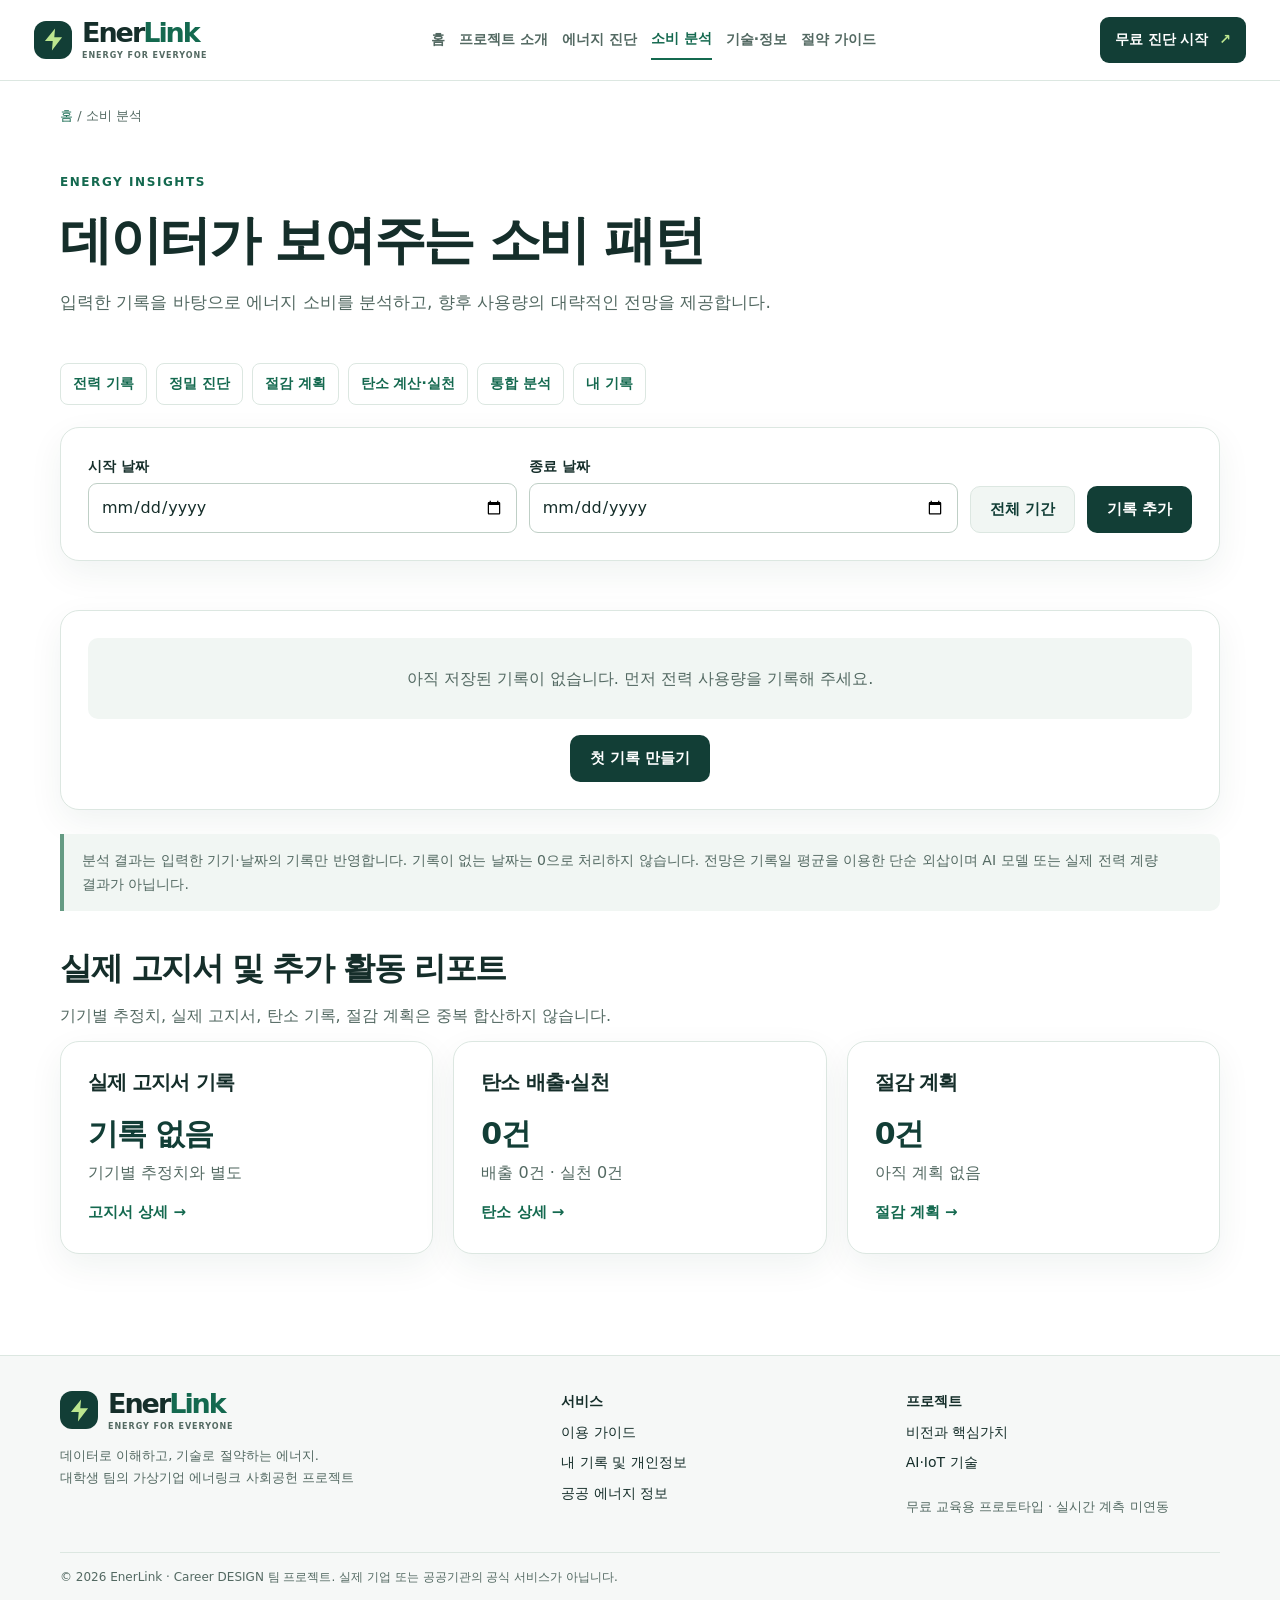
<file: report_analysis.html>
<!doctype html>
<html lang="ko"><head><meta charset="utf-8"><meta name="viewport" content="width=device-width, initial-scale=1"><meta name="description" content="에너링크의 무료 에너지 관리 도구와 정보 나눔 프로젝트"><meta name="theme-color" content="#123e36"><title>소비 분석 | EnerLink</title><style>:root{--ink:#152e2a;--green:#14694f;--dark:#123e36;--lime:#bce68f;--muted:#536962;--line:#dce7e1;--soft:#f1f6f3;--white:#fff;--radius:19px;--shadow:0 12px 34px #173e3110}
*{box-sizing:border-box}html{scroll-behavior:smooth}body{margin:0;background:#fff;color:var(--ink);font-family:"Pretendard","Noto Sans KR","Malgun Gothic",system-ui,sans-serif;font-size:16px;line-height:1.7;word-break:keep-all;overflow-wrap:anywhere}a{color:inherit;text-decoration:none}button,input,select{font:inherit}button,a,input,select{outline-offset:4px}button{cursor:pointer}a:focus-visible,button:focus-visible,input:focus-visible,select:focus-visible{outline:3px solid #368f72}h1,h2,h3,p{margin:0 0 12px}h1,h2,h3{line-height:1.34;letter-spacing:-.045em}h1{font-size:clamp(32px,4.6vw,52px);font-weight:800}h2{font-size:clamp(23px,2.8vw,32px)}h3{font-size:20px}p{color:var(--muted)}small,.hint,.tiny{font-size:13px;color:var(--muted)}.wrap{width:min(1160px,calc(100% - 48px));margin-inline:auto}.skip{position:absolute;left:12px;top:-100px;z-index:20;background:white;padding:10px}.skip:focus{top:10px}.site-header{position:sticky;top:0;z-index:10;background:#fffffff5;backdrop-filter:blur(16px);border-bottom:1px solid var(--line)}.navwrap{max-width:1260px;margin:auto;padding:17px 24px;display:flex;align-items:center;gap:30px;justify-content:space-between}.brand{display:inline-flex;align-items:center;gap:10px;font-size:27px;font-weight:850;letter-spacing:-.075em;line-height:1;color:var(--ink);white-space:nowrap}.brand-accent{color:var(--green)}.brand small{display:block;font-size:8px;letter-spacing:.12em;margin-top:6px;font-weight:750}.brandmark{width:38px;height:38px;background:var(--dark);color:var(--lime);border-radius:12px;display:grid;place-items:center}.brandmark svg{width:25px;height:25px}nav{display:flex;gap:22px;align-items:center}nav a{font-size:14px;font-weight:650;color:var(--muted);white-space:nowrap;padding:7px 0}nav a:hover,nav a[aria-current]{color:var(--green);border-bottom:2px solid var(--green)}.nav-cta{font-size:14px;font-weight:750;background:var(--dark);color:white;border-radius:9px;padding:11px 15px;white-space:nowrap}.nav-cta span{color:var(--lime);margin-left:6px}.nav-toggle{display:none}.hero{background:radial-gradient(ellipse at 85% 10%,#286550 0,transparent 48%),#123e36;color:white;padding:82px 0 76px}.hero-grid{display:grid;grid-template-columns:1.13fr .87fr;gap:60px;align-items:center}.eyebrow{display:inline-flex;align-items:center;gap:8px;color:var(--green);font-size:12px;letter-spacing:.13em;font-weight:800;margin-bottom:14px}.on-dark{color:var(--lime)}.dot{height:8px;width:8px;background:var(--lime);border-radius:50%;display:inline-block}.hero h1{font-size:clamp(37px,5.1vw,67px);letter-spacing:-.065em;margin:0 0 22px;line-height:1.22}.hero h1 em{font-style:normal;color:var(--lime)}.hero p{color:#d6e6dc;max-width:540px;font-size:18px}.hero-note{font-size:13px;color:#b4ccc1;margin-top:18px}.actions{display:flex;flex-wrap:wrap;align-items:center;gap:10px}.btn{display:inline-flex;align-items:center;justify-content:center;gap:12px;padding:12px 19px;min-height:45px;border:1px solid transparent;border-radius:10px;font-weight:750;font-size:15px;line-height:1.4;transition:background .15s,transform .15s}.btn:hover{transform:translateY(-1px)}.primary{background:var(--dark);color:white}.primary:hover{background:#20634e}.secondary{background:var(--soft);color:var(--dark);border-color:var(--line)}.secondary:hover{background:#e4f0e9}.light{background:var(--lime);color:#173b2b}.outline-light{border-color:#87a99b;color:white;background:transparent}.danger{color:#9b302a;border-color:#edd3d0;background:#fff}.full{width:100%;margin-top:16px}.hero-panel{padding:27px;border:1px solid #ffffff30;border-radius:22px;background:#ffffff0b;box-shadow:0 22px 80px #071a1740}.panel-top{display:flex;justify-content:space-between;align-items:flex-start;gap:12px}.panel-top h2{font-size:21px;color:#fff}.muted-light,.demo-label{font-size:11px;letter-spacing:.08em;color:#bcd4c7}.demo-label{border:1px solid #71998a;border-radius:6px;padding:3px 8px;white-space:nowrap}.hero-metric{display:grid;gap:2px;margin:16px 0}.hero-metric>span{color:#d3e4d9;font-size:13px}.hero-metric strong{font-size:44px;letter-spacing:-.04em;line-height:1.2}.hero-metric small{color:#bcd4c7;font-size:18px}.hero-chart{display:flex;gap:9px;align-items:end;height:125px;border-bottom:1px solid #72988a;padding:8px 0 0;background:repeating-linear-gradient(to top,transparent 0,transparent 30px,#ffffff10 30px,#ffffff10 31px)}.hero-chart div{flex:1;background:#83bd9c;border-radius:4px 4px 0 0;height:var(--h)}.hero-chart .peak{background:var(--lime)}.hero-axis{display:flex;justify-content:space-between;color:#bcd4c7;font-size:11px;margin-top:5px}.hero-bottom{display:flex;justify-content:space-between;align-items:center;gap:10px;padding-top:20px;font-size:13px;color:#d4e5dc}.hero-bottom b{color:#fff}.ring{display:grid;place-items:center;width:42px;height:42px;border:1px solid #bce68f88;border-radius:50%;color:var(--lime);font-size:25px}.hero-panel .tiny{font-size:11px;color:#a8c8b7;margin:14px 0 0}.section{padding:62px 0}.sectionhead{display:flex;align-items:end;justify-content:space-between;gap:22px;margin-bottom:24px}.sectionhead h2,.sectionhead p{margin-bottom:0}.sectionhead p{max-width:390px;font-size:14px}.compact{align-items:center;flex-wrap:wrap;margin-bottom:16px}.grid{display:grid;gap:20px}.two{grid-template-columns:repeat(2,minmax(0,1fr))}.three{grid-template-columns:repeat(3,minmax(0,1fr))}.four{grid-template-columns:repeat(4,minmax(0,1fr))}.card{padding:27px;border:1px solid var(--line);border-radius:var(--radius);background:white;box-shadow:var(--shadow);min-width:0}.feature{display:flex;flex-direction:column;min-height:210px}.feature p{font-size:15px;flex:1}.num{display:inline-block;color:var(--green);font-size:13px;font-weight:800;letter-spacing:.08em;margin-bottom:17px}.textlink{display:inline-block;color:var(--green);font-weight:750;font-size:15px}.textlink:hover{text-decoration:underline}.soft{background:var(--soft)}.mission{display:grid;grid-template-columns:1fr 1.2fr;gap:40px}.tags{display:flex;gap:8px;flex-wrap:wrap;margin:16px 0}.tags span{padding:5px 13px;background:var(--soft);border:1px solid var(--line);border-radius:999px;color:var(--green);font-size:13px;font-weight:750}.footer{background:#f6f8f7;border-top:1px solid var(--line);padding:34px 0 18px}.footgrid{display:grid;grid-template-columns:1.5fr 1fr 1fr;gap:30px}.footgrid>div:not(:first-child){display:flex;flex-direction:column;gap:7px;font-size:14px}.footgrid p{font-size:13px;margin-top:14px}.footgrid a:not(.brand):hover{text-decoration:underline}.copyright{font-size:12px;color:var(--muted);border-top:1px solid var(--line);padding-top:14px;margin-top:22px}.page{min-height:64vh;padding-bottom:65px}.breadcrumb{font-size:13px;color:var(--muted);padding:24px 0}.breadcrumb a{color:var(--green)}.pagehead{padding:16px 0 34px;max-width:900px}.pagehead p{font-size:17px}.page .section{padding:36px 0}.banner{padding:38px;background:var(--dark);color:white;border-radius:var(--radius)}.banner p{color:#d6e6dc}.notice{border-left:4px solid #659b83;background:var(--soft);padding:15px 18px;font-size:14px;color:var(--muted);margin-top:24px;border-radius:0 10px 10px 0}.space{margin-top:24px}.formula{padding:18px;background:var(--soft);border-radius:12px;font-weight:750;margin:18px 0;color:var(--dark)}.process>div{border-left:2px solid var(--line);padding-left:14px}.process p{font-size:14px}.resource .textlink{display:block;margin-top:8px}.toolgrid{grid-template-columns:1.15fr .85fr;align-items:start}.fields{gap:12px}label{display:block;font-size:14px;font-weight:720;margin:13px 0 5px}input,select{width:100%;min-height:44px;padding:9px 12px;border:1px solid #bfcfc6;border-radius:9px;background:#fff;color:var(--ink);min-width:0}input:focus,select:focus{border-color:var(--green)}.status{font-size:13px;margin:8px 0 0;min-height:1.3em;color:var(--green)}.status.error{color:#a32b24}.resultcard{background:var(--soft);border-color:#cbded2}.resultbig{font-size:clamp(34px,5vw,56px);font-weight:800;color:var(--green);line-height:1.15;letter-spacing:-.06em;margin:18px 0}.resultbig small{font-size:18px;letter-spacing:0}.stat{font-size:30px;font-weight:800;letter-spacing:-.04em;color:var(--dark)}hr{border:0;border-top:1px solid var(--line);margin:24px 0}.tablewrap{overflow-x:auto}table{border-collapse:collapse;width:100%;font-size:14px;text-align:left}th,td{padding:12px 10px;border-bottom:1px solid var(--line);vertical-align:top}th{background:var(--soft);font-size:13px;white-space:nowrap}td:not(:first-child){white-space:nowrap}.mini{border:1px solid var(--line);color:var(--dark);background:white;border-radius:7px;padding:4px 8px;font-size:12px}.empty{padding:27px 12px;text-align:center;color:var(--muted);background:var(--soft);border-radius:10px}.toolbar{display:flex;align-items:end;gap:12px;flex-wrap:wrap}.toolbar>div{flex:1;min-width:150px}.toolbar label{margin-top:0}.kpis{margin:22px 0}.kpi{padding:22px}.kpi .stat{margin:6px 0}.kpi p{font-size:13px}.bars{display:grid;gap:13px;margin-top:20px}.barline{display:grid;grid-template-columns:minmax(70px,125px) 1fr minmax(80px,110px);align-items:center;gap:12px;font-size:13px}.track{height:13px;background:#e4ede7;border-radius:5px;overflow:hidden}.fill{height:100%;background:#408b70;border-radius:5px}.barval{text-align:right;font-variant-numeric:tabular-nums;white-space:nowrap}.chartsvg{width:100%;height:auto;display:block;margin-top:16px}.insight{padding:15px 18px;border-radius:11px;background:var(--soft);margin-top:14px}.insight p{margin:4px 0}.no-margin{margin:0}.compare{display:grid;gap:8px;margin:20px 0}.compare-row{display:flex;justify-content:space-between;gap:12px;font-size:14px}.subnav{display:flex;gap:10px;flex-wrap:wrap}
@media(max-width:920px){.navwrap{gap:12px}nav{gap:12px}nav a{font-size:13px}.nav-cta{display:none}.hero-grid{gap:30px}.four{grid-template-columns:repeat(2,minmax(0,1fr))}}
@media(max-width:690px){.wrap{width:calc(100% - 32px)}.navwrap{padding:13px 16px;flex-wrap:wrap}.nav-toggle{display:block;border:1px solid var(--line);background:white;border-radius:8px;padding:6px 10px;color:var(--dark)}nav{display:none;flex-basis:100%;flex-direction:column;align-items:stretch;gap:2px}nav.open{display:flex}nav a{padding:10px}.hero{padding:44px 0}.hero-grid,.two,.three,.toolgrid,.mission,.footgrid{grid-template-columns:1fr}.fields.two{grid-template-columns:repeat(2,minmax(0,1fr))}.hero-panel{padding:20px}.hero h1{font-size:clamp(34px,8vw,50px)}.hero p{font-size:16px}.section{padding:38px 0}.sectionhead{align-items:start;flex-direction:column;gap:10px}.card{padding:20px}.feature{min-height:0}.pagehead{padding:10px 0 25px}.banner{padding:25px}.barline{grid-template-columns:85px 1fr 85px;gap:6px}.toolbar>div{min-width:130px}.footer{padding-top:25px}.kpi .stat{font-size:26px}}
@media(prefers-reduced-motion:reduce){*{scroll-behavior:auto!important;transition:none!important}}

.toolnav{display:flex;flex-wrap:wrap;gap:9px;margin:0 0 22px}.toolnav a{padding:8px 12px;border:1px solid #dce7e1;border-radius:8px;color:#14694f;font-weight:700;font-size:14px}.guide-grid{display:grid;grid-template-columns:repeat(3,minmax(0,1fr));gap:18px}.guide-stat{font-size:clamp(28px,4vw,43px);font-weight:850;color:#14694f;letter-spacing:-.05em}.guide-grid ul{padding-left:20px;color:#536962}.guide-grid li{margin-bottom:8px}.metric-strip{display:grid;grid-template-columns:repeat(3,minmax(0,1fr));gap:10px;margin:14px 0}.metric-strip>div{padding:14px;background:#e7f1eb;border-radius:10px}.metric-strip strong{display:block;font-size:24px;color:#14694f}.factor-row{display:grid;grid-template-columns:1fr 1.3fr .7fr;gap:12px;align-items:end;margin:12px 0}.factor-row label{font-size:13px}.factor-value{font-size:13px;color:#536962;padding:10px 0}.source-links a{display:block;color:#14694f;text-decoration:underline;font-size:14px;margin:8px 0}.navwrap{gap:15px}.site-header nav{gap:14px}.tablewrap table{min-width:500px}@media(max-width:900px){.guide-grid{grid-template-columns:repeat(2,minmax(0,1fr))}}@media(max-width:690px){.guide-grid,.metric-strip{grid-template-columns:1fr}.factor-row{grid-template-columns:1fr 1fr}.factor-value{grid-column:1/-1;padding:0}.site-header nav{gap:3px}}
</style><script src="./enerlink-v3.js" defer></script><script src="./enerlink-insights-v3.js" defer></script></head>
<body data-page="report_analysis.html"><a href="#main" class="skip">본문 바로가기</a><header class="site-header"><div class="navwrap"><a class="brand" href="index.html"><span class="brandmark" aria-hidden="true"><svg width="25" height="25" viewBox="0 0 32 32" fill="none"><path d="M18 2 5 18h10l-1 12 13-17H17z" fill="currentColor"/></svg></span><span>Ener<span class="brand-accent">Link</span><small>ENERGY FOR EVERYONE</small></span></a><button class="nav-toggle" id="nav-toggle" aria-expanded="false" aria-controls="navigation">메뉴 ☰</button><nav id="navigation" aria-label="주 메뉴"><a href="index.html" >홈</a><a href="purpose.html" >프로젝트 소개</a><a href="record.html" >에너지 진단</a><a href="report_analysis.html" aria-current="page">소비 분석</a><a href="international_policy.html" >기술·정보</a><a href="energy_guide.html">절약 가이드</a></nav><a class="nav-cta" href="carbon_record.html">무료 진단 시작 <span>↗</span></a></div></header>
<main id="main" class="wrap page"><div class="breadcrumb"><a href="index.html">홈</a> / 소비 분석</div><div class="pagehead"><span class="eyebrow">ENERGY INSIGHTS</span><h1>데이터가 보여주는 소비 패턴</h1><p>입력한 기록을 바탕으로 에너지 소비를 분석하고, 향후 사용량의 대략적인 전망을 제공합니다.</p></div><div class="toolnav"><a href="carbon_record.html">전력 기록</a><a href="advanced.html">정밀 진단</a><a href="carbon_record2.html">절감 계획</a><a href="carbon_footprint.html">탄소 계산·실천</a><a href="report_analysis.html">통합 분석</a><a href="usage_status.html">내 기록</a></div><section class="card toolbar"><div><label for="from-date">시작 날짜</label><input id="from-date" type="date"></div><div><label for="to-date">종료 날짜</label><input id="to-date" type="date"></div><button id="filter-clear" class="btn secondary">전체 기간</button><a href="carbon_record.html" class="btn primary">기록 추가</a></section><p id="filter-msg" class="status" role="status"></p><div id="analytics"></div><div class="notice">분석 결과는 입력한 기기·날짜의 기록만 반영합니다. 기록이 없는 날짜는 0으로 처리하지 않습니다. 전망은 기록일 평균을 이용한 단순 외삽이며 AI 모델 또는 실제 전력 계량 결과가 아닙니다.</div><section class="section"><h2>실제 고지서 및 추가 활동 리포트</h2><p>기기별 추정치, 실제 고지서, 탄소 기록, 절감 계획은 중복 합산하지 않습니다.</p><div id="extended-summary"></div></section></main>
<footer class="footer"><div class="wrap footgrid"><div><a class="brand" href="index.html"><span class="brandmark" aria-hidden="true"><svg width="25" height="25" viewBox="0 0 32 32" fill="none"><path d="M18 2 5 18h10l-1 12 13-17H17z" fill="currentColor"/></svg></span><span>Ener<span class="brand-accent">Link</span><small>ENERGY FOR EVERYONE</small></span></a><p>데이터로 이해하고, 기술로 절약하는 에너지.<br>대학생 팀의 가상기업 에너링크 사회공헌 프로젝트</p></div><div><strong>서비스</strong><a href="howtouse.html">이용 가이드</a><a href="usage_status.html">내 기록 및 개인정보</a><a href="domestic_policy.html">공공 에너지 정보</a></div><div><strong>프로젝트</strong><a href="purpose.html">비전과 핵심가치</a><a href="international_policy.html">AI·IoT 기술</a><p>무료 교육용 프로토타입 · 실시간 계측 미연동</p></div></div><div class="wrap copyright">© 2026 EnerLink · Career DESIGN 팀 프로젝트. 실제 기업 또는 공공기관의 공식 서비스가 아닙니다.</div></footer></body></html>
</file>
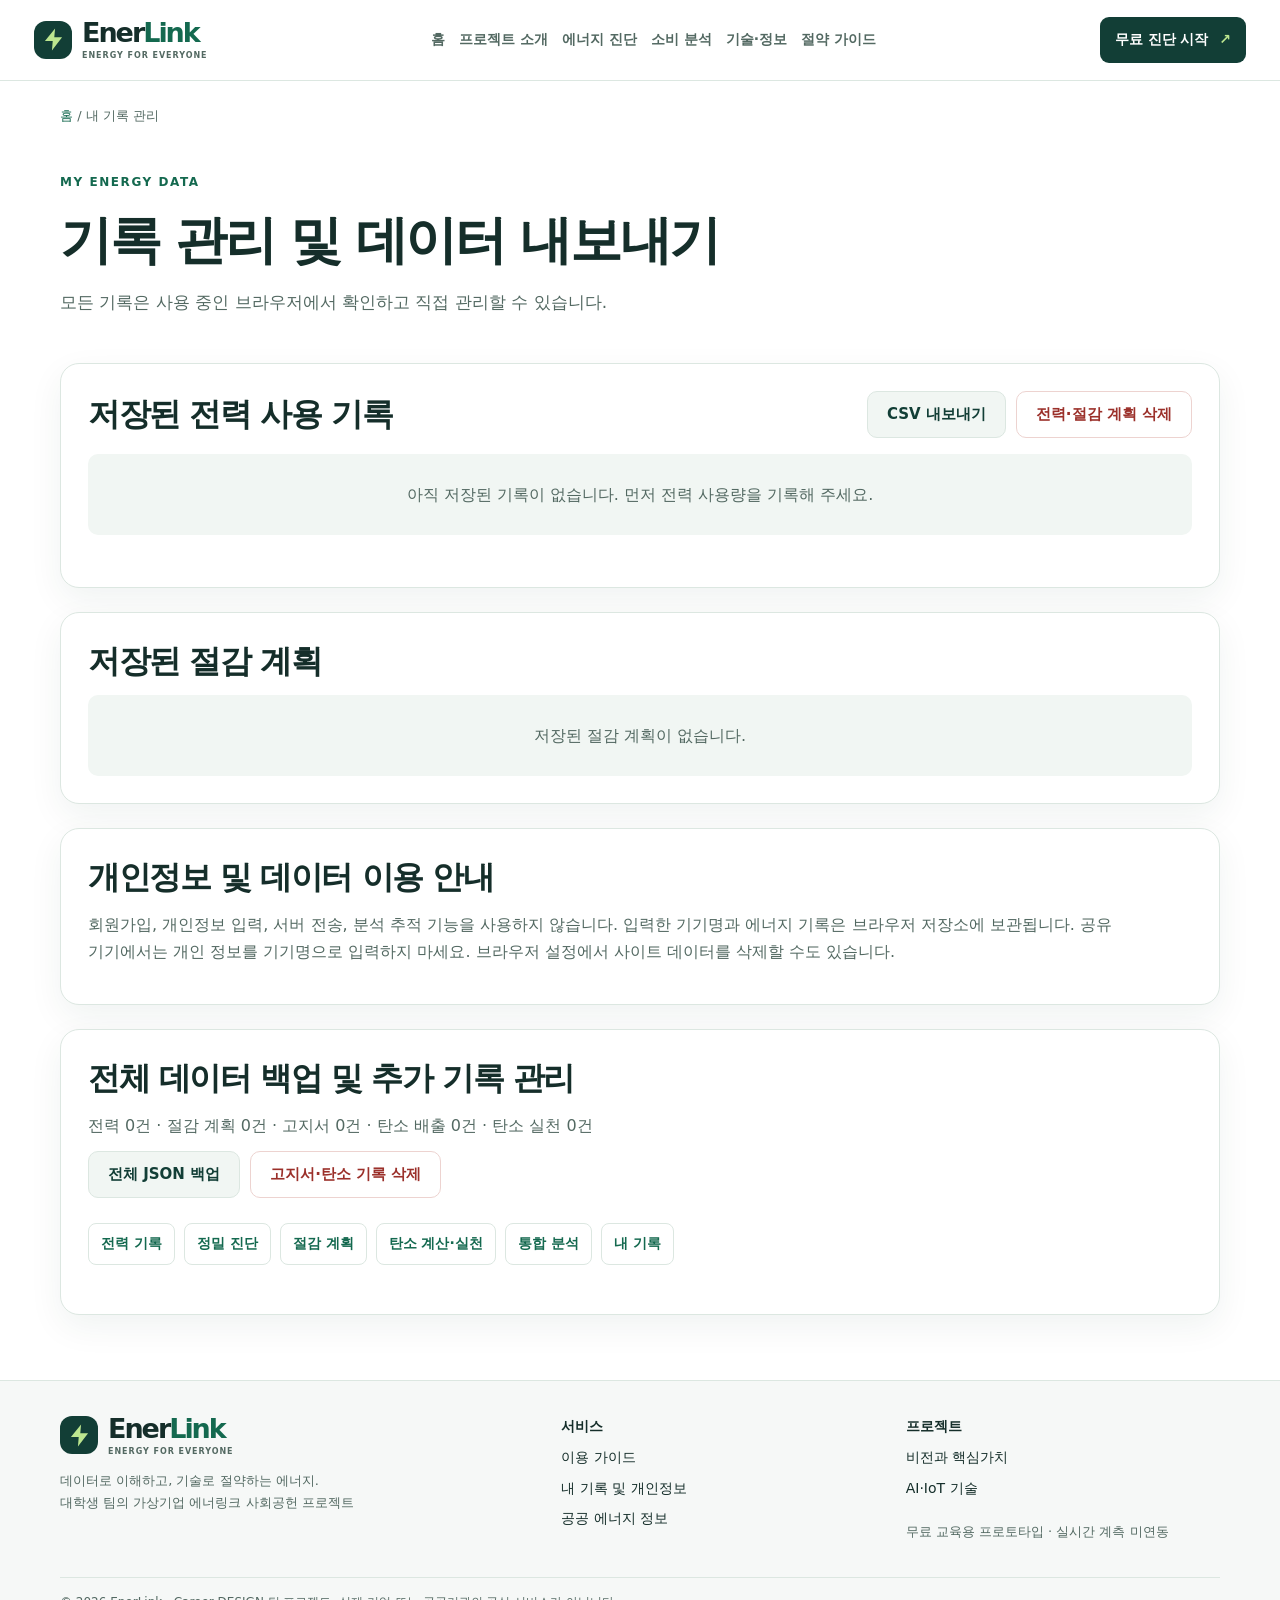
<file: usage_status.html>
<!doctype html>
<html lang="ko"><head><meta charset="utf-8"><meta name="viewport" content="width=device-width, initial-scale=1"><meta name="description" content="에너링크의 무료 에너지 관리 도구와 정보 나눔 프로젝트"><meta name="theme-color" content="#123e36"><title>내 기록 관리 | EnerLink</title><style>:root{--ink:#152e2a;--green:#14694f;--dark:#123e36;--lime:#bce68f;--muted:#536962;--line:#dce7e1;--soft:#f1f6f3;--white:#fff;--radius:19px;--shadow:0 12px 34px #173e3110}
*{box-sizing:border-box}html{scroll-behavior:smooth}body{margin:0;background:#fff;color:var(--ink);font-family:"Pretendard","Noto Sans KR","Malgun Gothic",system-ui,sans-serif;font-size:16px;line-height:1.7;word-break:keep-all;overflow-wrap:anywhere}a{color:inherit;text-decoration:none}button,input,select{font:inherit}button,a,input,select{outline-offset:4px}button{cursor:pointer}a:focus-visible,button:focus-visible,input:focus-visible,select:focus-visible{outline:3px solid #368f72}h1,h2,h3,p{margin:0 0 12px}h1,h2,h3{line-height:1.34;letter-spacing:-.045em}h1{font-size:clamp(32px,4.6vw,52px);font-weight:800}h2{font-size:clamp(23px,2.8vw,32px)}h3{font-size:20px}p{color:var(--muted)}small,.hint,.tiny{font-size:13px;color:var(--muted)}.wrap{width:min(1160px,calc(100% - 48px));margin-inline:auto}.skip{position:absolute;left:12px;top:-100px;z-index:20;background:white;padding:10px}.skip:focus{top:10px}.site-header{position:sticky;top:0;z-index:10;background:#fffffff5;backdrop-filter:blur(16px);border-bottom:1px solid var(--line)}.navwrap{max-width:1260px;margin:auto;padding:17px 24px;display:flex;align-items:center;gap:30px;justify-content:space-between}.brand{display:inline-flex;align-items:center;gap:10px;font-size:27px;font-weight:850;letter-spacing:-.075em;line-height:1;color:var(--ink);white-space:nowrap}.brand-accent{color:var(--green)}.brand small{display:block;font-size:8px;letter-spacing:.12em;margin-top:6px;font-weight:750}.brandmark{width:38px;height:38px;background:var(--dark);color:var(--lime);border-radius:12px;display:grid;place-items:center}.brandmark svg{width:25px;height:25px}nav{display:flex;gap:22px;align-items:center}nav a{font-size:14px;font-weight:650;color:var(--muted);white-space:nowrap;padding:7px 0}nav a:hover,nav a[aria-current]{color:var(--green);border-bottom:2px solid var(--green)}.nav-cta{font-size:14px;font-weight:750;background:var(--dark);color:white;border-radius:9px;padding:11px 15px;white-space:nowrap}.nav-cta span{color:var(--lime);margin-left:6px}.nav-toggle{display:none}.hero{background:radial-gradient(ellipse at 85% 10%,#286550 0,transparent 48%),#123e36;color:white;padding:82px 0 76px}.hero-grid{display:grid;grid-template-columns:1.13fr .87fr;gap:60px;align-items:center}.eyebrow{display:inline-flex;align-items:center;gap:8px;color:var(--green);font-size:12px;letter-spacing:.13em;font-weight:800;margin-bottom:14px}.on-dark{color:var(--lime)}.dot{height:8px;width:8px;background:var(--lime);border-radius:50%;display:inline-block}.hero h1{font-size:clamp(37px,5.1vw,67px);letter-spacing:-.065em;margin:0 0 22px;line-height:1.22}.hero h1 em{font-style:normal;color:var(--lime)}.hero p{color:#d6e6dc;max-width:540px;font-size:18px}.hero-note{font-size:13px;color:#b4ccc1;margin-top:18px}.actions{display:flex;flex-wrap:wrap;align-items:center;gap:10px}.btn{display:inline-flex;align-items:center;justify-content:center;gap:12px;padding:12px 19px;min-height:45px;border:1px solid transparent;border-radius:10px;font-weight:750;font-size:15px;line-height:1.4;transition:background .15s,transform .15s}.btn:hover{transform:translateY(-1px)}.primary{background:var(--dark);color:white}.primary:hover{background:#20634e}.secondary{background:var(--soft);color:var(--dark);border-color:var(--line)}.secondary:hover{background:#e4f0e9}.light{background:var(--lime);color:#173b2b}.outline-light{border-color:#87a99b;color:white;background:transparent}.danger{color:#9b302a;border-color:#edd3d0;background:#fff}.full{width:100%;margin-top:16px}.hero-panel{padding:27px;border:1px solid #ffffff30;border-radius:22px;background:#ffffff0b;box-shadow:0 22px 80px #071a1740}.panel-top{display:flex;justify-content:space-between;align-items:flex-start;gap:12px}.panel-top h2{font-size:21px;color:#fff}.muted-light,.demo-label{font-size:11px;letter-spacing:.08em;color:#bcd4c7}.demo-label{border:1px solid #71998a;border-radius:6px;padding:3px 8px;white-space:nowrap}.hero-metric{display:grid;gap:2px;margin:16px 0}.hero-metric>span{color:#d3e4d9;font-size:13px}.hero-metric strong{font-size:44px;letter-spacing:-.04em;line-height:1.2}.hero-metric small{color:#bcd4c7;font-size:18px}.hero-chart{display:flex;gap:9px;align-items:end;height:125px;border-bottom:1px solid #72988a;padding:8px 0 0;background:repeating-linear-gradient(to top,transparent 0,transparent 30px,#ffffff10 30px,#ffffff10 31px)}.hero-chart div{flex:1;background:#83bd9c;border-radius:4px 4px 0 0;height:var(--h)}.hero-chart .peak{background:var(--lime)}.hero-axis{display:flex;justify-content:space-between;color:#bcd4c7;font-size:11px;margin-top:5px}.hero-bottom{display:flex;justify-content:space-between;align-items:center;gap:10px;padding-top:20px;font-size:13px;color:#d4e5dc}.hero-bottom b{color:#fff}.ring{display:grid;place-items:center;width:42px;height:42px;border:1px solid #bce68f88;border-radius:50%;color:var(--lime);font-size:25px}.hero-panel .tiny{font-size:11px;color:#a8c8b7;margin:14px 0 0}.section{padding:62px 0}.sectionhead{display:flex;align-items:end;justify-content:space-between;gap:22px;margin-bottom:24px}.sectionhead h2,.sectionhead p{margin-bottom:0}.sectionhead p{max-width:390px;font-size:14px}.compact{align-items:center;flex-wrap:wrap;margin-bottom:16px}.grid{display:grid;gap:20px}.two{grid-template-columns:repeat(2,minmax(0,1fr))}.three{grid-template-columns:repeat(3,minmax(0,1fr))}.four{grid-template-columns:repeat(4,minmax(0,1fr))}.card{padding:27px;border:1px solid var(--line);border-radius:var(--radius);background:white;box-shadow:var(--shadow);min-width:0}.feature{display:flex;flex-direction:column;min-height:210px}.feature p{font-size:15px;flex:1}.num{display:inline-block;color:var(--green);font-size:13px;font-weight:800;letter-spacing:.08em;margin-bottom:17px}.textlink{display:inline-block;color:var(--green);font-weight:750;font-size:15px}.textlink:hover{text-decoration:underline}.soft{background:var(--soft)}.mission{display:grid;grid-template-columns:1fr 1.2fr;gap:40px}.tags{display:flex;gap:8px;flex-wrap:wrap;margin:16px 0}.tags span{padding:5px 13px;background:var(--soft);border:1px solid var(--line);border-radius:999px;color:var(--green);font-size:13px;font-weight:750}.footer{background:#f6f8f7;border-top:1px solid var(--line);padding:34px 0 18px}.footgrid{display:grid;grid-template-columns:1.5fr 1fr 1fr;gap:30px}.footgrid>div:not(:first-child){display:flex;flex-direction:column;gap:7px;font-size:14px}.footgrid p{font-size:13px;margin-top:14px}.footgrid a:not(.brand):hover{text-decoration:underline}.copyright{font-size:12px;color:var(--muted);border-top:1px solid var(--line);padding-top:14px;margin-top:22px}.page{min-height:64vh;padding-bottom:65px}.breadcrumb{font-size:13px;color:var(--muted);padding:24px 0}.breadcrumb a{color:var(--green)}.pagehead{padding:16px 0 34px;max-width:900px}.pagehead p{font-size:17px}.page .section{padding:36px 0}.banner{padding:38px;background:var(--dark);color:white;border-radius:var(--radius)}.banner p{color:#d6e6dc}.notice{border-left:4px solid #659b83;background:var(--soft);padding:15px 18px;font-size:14px;color:var(--muted);margin-top:24px;border-radius:0 10px 10px 0}.space{margin-top:24px}.formula{padding:18px;background:var(--soft);border-radius:12px;font-weight:750;margin:18px 0;color:var(--dark)}.process>div{border-left:2px solid var(--line);padding-left:14px}.process p{font-size:14px}.resource .textlink{display:block;margin-top:8px}.toolgrid{grid-template-columns:1.15fr .85fr;align-items:start}.fields{gap:12px}label{display:block;font-size:14px;font-weight:720;margin:13px 0 5px}input,select{width:100%;min-height:44px;padding:9px 12px;border:1px solid #bfcfc6;border-radius:9px;background:#fff;color:var(--ink);min-width:0}input:focus,select:focus{border-color:var(--green)}.status{font-size:13px;margin:8px 0 0;min-height:1.3em;color:var(--green)}.status.error{color:#a32b24}.resultcard{background:var(--soft);border-color:#cbded2}.resultbig{font-size:clamp(34px,5vw,56px);font-weight:800;color:var(--green);line-height:1.15;letter-spacing:-.06em;margin:18px 0}.resultbig small{font-size:18px;letter-spacing:0}.stat{font-size:30px;font-weight:800;letter-spacing:-.04em;color:var(--dark)}hr{border:0;border-top:1px solid var(--line);margin:24px 0}.tablewrap{overflow-x:auto}table{border-collapse:collapse;width:100%;font-size:14px;text-align:left}th,td{padding:12px 10px;border-bottom:1px solid var(--line);vertical-align:top}th{background:var(--soft);font-size:13px;white-space:nowrap}td:not(:first-child){white-space:nowrap}.mini{border:1px solid var(--line);color:var(--dark);background:white;border-radius:7px;padding:4px 8px;font-size:12px}.empty{padding:27px 12px;text-align:center;color:var(--muted);background:var(--soft);border-radius:10px}.toolbar{display:flex;align-items:end;gap:12px;flex-wrap:wrap}.toolbar>div{flex:1;min-width:150px}.toolbar label{margin-top:0}.kpis{margin:22px 0}.kpi{padding:22px}.kpi .stat{margin:6px 0}.kpi p{font-size:13px}.bars{display:grid;gap:13px;margin-top:20px}.barline{display:grid;grid-template-columns:minmax(70px,125px) 1fr minmax(80px,110px);align-items:center;gap:12px;font-size:13px}.track{height:13px;background:#e4ede7;border-radius:5px;overflow:hidden}.fill{height:100%;background:#408b70;border-radius:5px}.barval{text-align:right;font-variant-numeric:tabular-nums;white-space:nowrap}.chartsvg{width:100%;height:auto;display:block;margin-top:16px}.insight{padding:15px 18px;border-radius:11px;background:var(--soft);margin-top:14px}.insight p{margin:4px 0}.no-margin{margin:0}.compare{display:grid;gap:8px;margin:20px 0}.compare-row{display:flex;justify-content:space-between;gap:12px;font-size:14px}.subnav{display:flex;gap:10px;flex-wrap:wrap}
@media(max-width:920px){.navwrap{gap:12px}nav{gap:12px}nav a{font-size:13px}.nav-cta{display:none}.hero-grid{gap:30px}.four{grid-template-columns:repeat(2,minmax(0,1fr))}}
@media(max-width:690px){.wrap{width:calc(100% - 32px)}.navwrap{padding:13px 16px;flex-wrap:wrap}.nav-toggle{display:block;border:1px solid var(--line);background:white;border-radius:8px;padding:6px 10px;color:var(--dark)}nav{display:none;flex-basis:100%;flex-direction:column;align-items:stretch;gap:2px}nav.open{display:flex}nav a{padding:10px}.hero{padding:44px 0}.hero-grid,.two,.three,.toolgrid,.mission,.footgrid{grid-template-columns:1fr}.fields.two{grid-template-columns:repeat(2,minmax(0,1fr))}.hero-panel{padding:20px}.hero h1{font-size:clamp(34px,8vw,50px)}.hero p{font-size:16px}.section{padding:38px 0}.sectionhead{align-items:start;flex-direction:column;gap:10px}.card{padding:20px}.feature{min-height:0}.pagehead{padding:10px 0 25px}.banner{padding:25px}.barline{grid-template-columns:85px 1fr 85px;gap:6px}.toolbar>div{min-width:130px}.footer{padding-top:25px}.kpi .stat{font-size:26px}}
@media(prefers-reduced-motion:reduce){*{scroll-behavior:auto!important;transition:none!important}}

.toolnav{display:flex;flex-wrap:wrap;gap:9px;margin:0 0 22px}.toolnav a{padding:8px 12px;border:1px solid #dce7e1;border-radius:8px;color:#14694f;font-weight:700;font-size:14px}.guide-grid{display:grid;grid-template-columns:repeat(3,minmax(0,1fr));gap:18px}.guide-stat{font-size:clamp(28px,4vw,43px);font-weight:850;color:#14694f;letter-spacing:-.05em}.guide-grid ul{padding-left:20px;color:#536962}.guide-grid li{margin-bottom:8px}.metric-strip{display:grid;grid-template-columns:repeat(3,minmax(0,1fr));gap:10px;margin:14px 0}.metric-strip>div{padding:14px;background:#e7f1eb;border-radius:10px}.metric-strip strong{display:block;font-size:24px;color:#14694f}.factor-row{display:grid;grid-template-columns:1fr 1.3fr .7fr;gap:12px;align-items:end;margin:12px 0}.factor-row label{font-size:13px}.factor-value{font-size:13px;color:#536962;padding:10px 0}.source-links a{display:block;color:#14694f;text-decoration:underline;font-size:14px;margin:8px 0}.navwrap{gap:15px}.site-header nav{gap:14px}.tablewrap table{min-width:500px}@media(max-width:900px){.guide-grid{grid-template-columns:repeat(2,minmax(0,1fr))}}@media(max-width:690px){.guide-grid,.metric-strip{grid-template-columns:1fr}.factor-row{grid-template-columns:1fr 1fr}.factor-value{grid-column:1/-1;padding:0}.site-header nav{gap:3px}}
</style><script src="./enerlink-v3.js" defer></script><script src="./enerlink-insights-v3.js" defer></script></head>
<body data-page="usage_status.html"><a href="#main" class="skip">본문 바로가기</a><header class="site-header"><div class="navwrap"><a class="brand" href="index.html"><span class="brandmark" aria-hidden="true"><svg width="25" height="25" viewBox="0 0 32 32" fill="none"><path d="M18 2 5 18h10l-1 12 13-17H17z" fill="currentColor"/></svg></span><span>Ener<span class="brand-accent">Link</span><small>ENERGY FOR EVERYONE</small></span></a><button class="nav-toggle" id="nav-toggle" aria-expanded="false" aria-controls="navigation">메뉴 ☰</button><nav id="navigation" aria-label="주 메뉴"><a href="index.html" >홈</a><a href="purpose.html" >프로젝트 소개</a><a href="record.html" >에너지 진단</a><a href="report_analysis.html" >소비 분석</a><a href="international_policy.html" >기술·정보</a><a href="energy_guide.html">절약 가이드</a></nav><a class="nav-cta" href="carbon_record.html">무료 진단 시작 <span>↗</span></a></div></header>
<main id="main" class="wrap page"><div class="breadcrumb"><a href="index.html">홈</a> / 내 기록 관리</div><div class="pagehead"><span class="eyebrow">MY ENERGY DATA</span><h1>기록 관리 및 데이터 내보내기</h1><p>모든 기록은 사용 중인 브라우저에서 확인하고 직접 관리할 수 있습니다.</p></div><section class="card"><div class="sectionhead compact"><h2>저장된 전력 사용 기록</h2><div class="actions"><button id="export-csv" class="btn secondary">CSV 내보내기</button><button id="clear-data" class="btn danger">전력·절감 계획 삭제</button></div></div><div id="all-records"></div><p id="manage-msg" class="status" role="status"></p></section><section class="card space"><h2>저장된 절감 계획</h2><div id="saved-plans"></div></section><section class="card space"><h2>개인정보 및 데이터 이용 안내</h2><p>회원가입, 개인정보 입력, 서버 전송, 분석 추적 기능을 사용하지 않습니다. 입력한 기기명과 에너지 기록은 브라우저 저장소에 보관됩니다. 공유 기기에서는 개인 정보를 기기명으로 입력하지 마세요. 브라우저 설정에서 사이트 데이터를 삭제할 수도 있습니다.</p></section><section class="card space"><h2>전체 데이터 백업 및 추가 기록 관리</h2><p id="extra-count"></p><div class="actions"><button class="btn secondary" id="extra-backup">전체 JSON 백업</button><button class="btn danger" id="extra-delete">고지서·탄소 기록 삭제</button></div><p id="extra-msg" class="status"></p><div class="toolnav"><a href="carbon_record.html">전력 기록</a><a href="advanced.html">정밀 진단</a><a href="carbon_record2.html">절감 계획</a><a href="carbon_footprint.html">탄소 계산·실천</a><a href="report_analysis.html">통합 분석</a><a href="usage_status.html">내 기록</a></div></section></main>
<footer class="footer"><div class="wrap footgrid"><div><a class="brand" href="index.html"><span class="brandmark" aria-hidden="true"><svg width="25" height="25" viewBox="0 0 32 32" fill="none"><path d="M18 2 5 18h10l-1 12 13-17H17z" fill="currentColor"/></svg></span><span>Ener<span class="brand-accent">Link</span><small>ENERGY FOR EVERYONE</small></span></a><p>데이터로 이해하고, 기술로 절약하는 에너지.<br>대학생 팀의 가상기업 에너링크 사회공헌 프로젝트</p></div><div><strong>서비스</strong><a href="howtouse.html">이용 가이드</a><a href="usage_status.html">내 기록 및 개인정보</a><a href="domestic_policy.html">공공 에너지 정보</a></div><div><strong>프로젝트</strong><a href="purpose.html">비전과 핵심가치</a><a href="international_policy.html">AI·IoT 기술</a><p>무료 교육용 프로토타입 · 실시간 계측 미연동</p></div></div><div class="wrap copyright">© 2026 EnerLink · Career DESIGN 팀 프로젝트. 실제 기업 또는 공공기관의 공식 서비스가 아닙니다.</div></footer></body></html>
</file>
